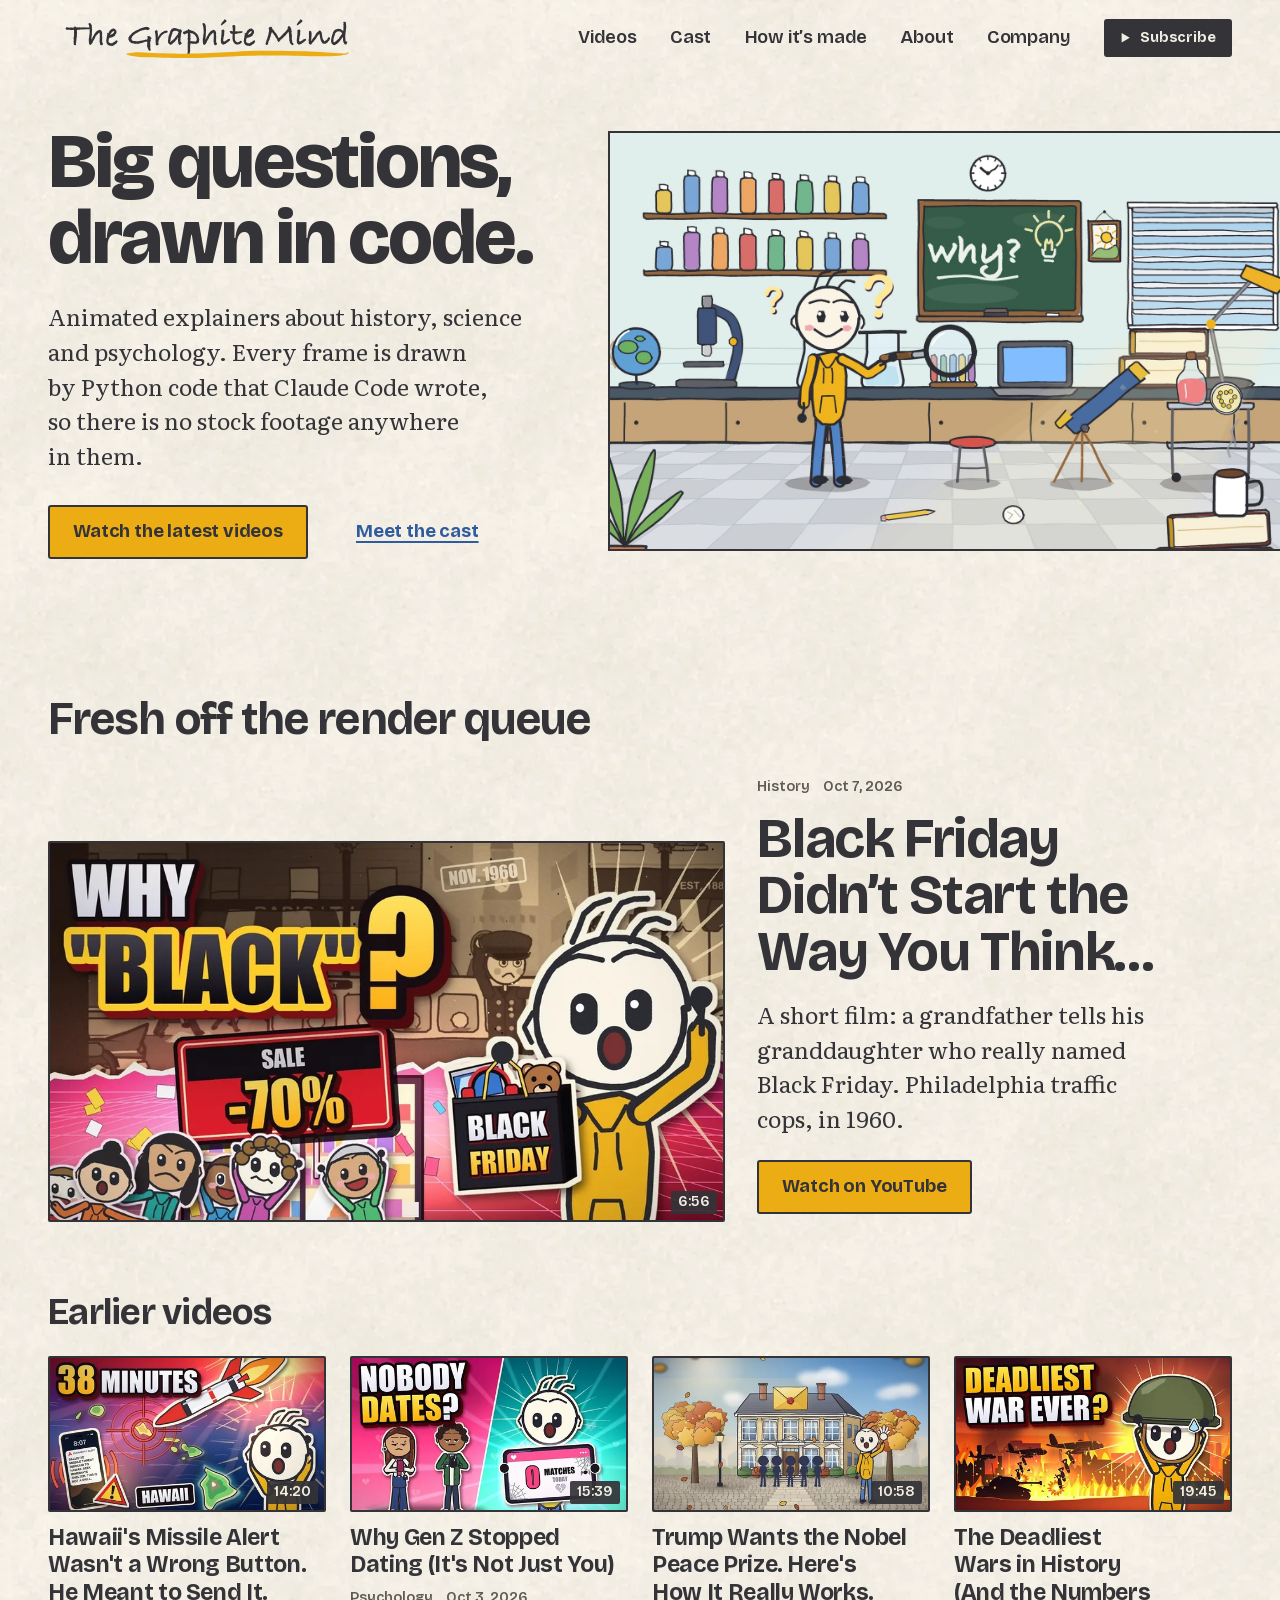
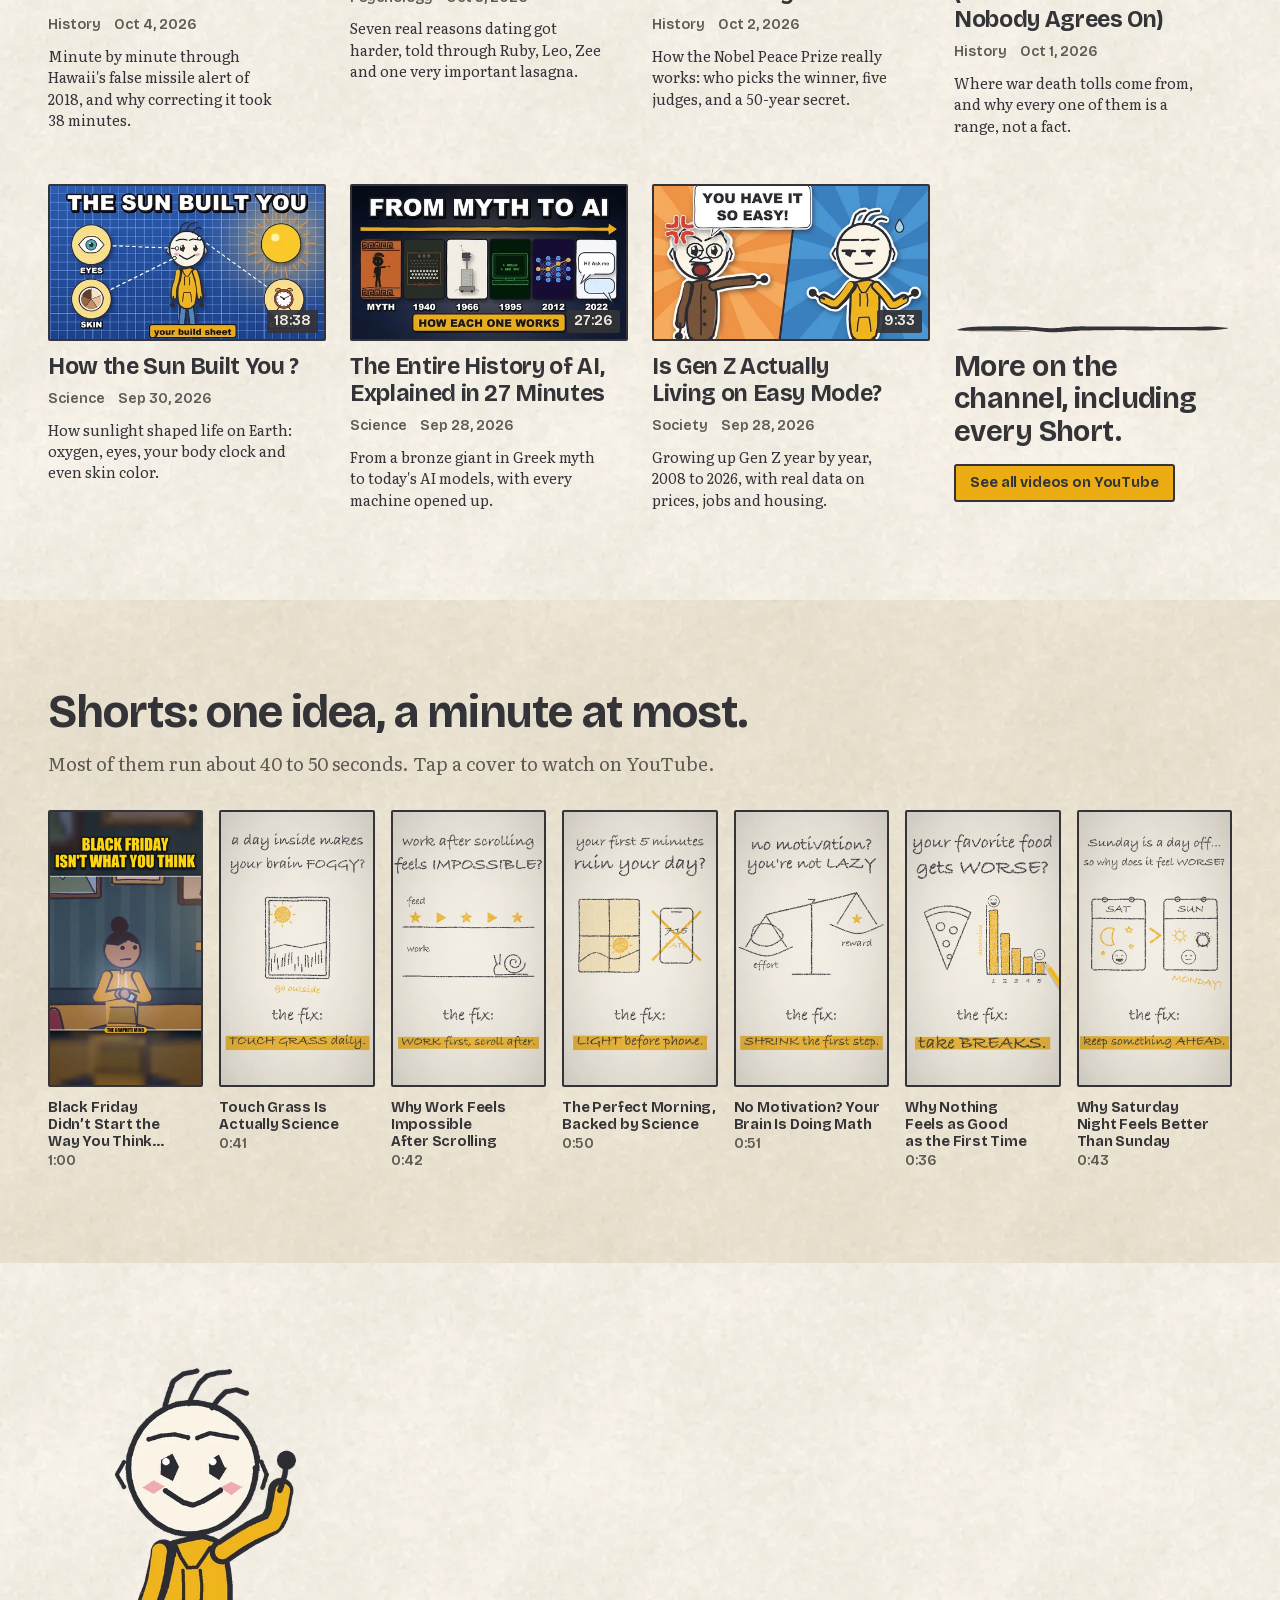
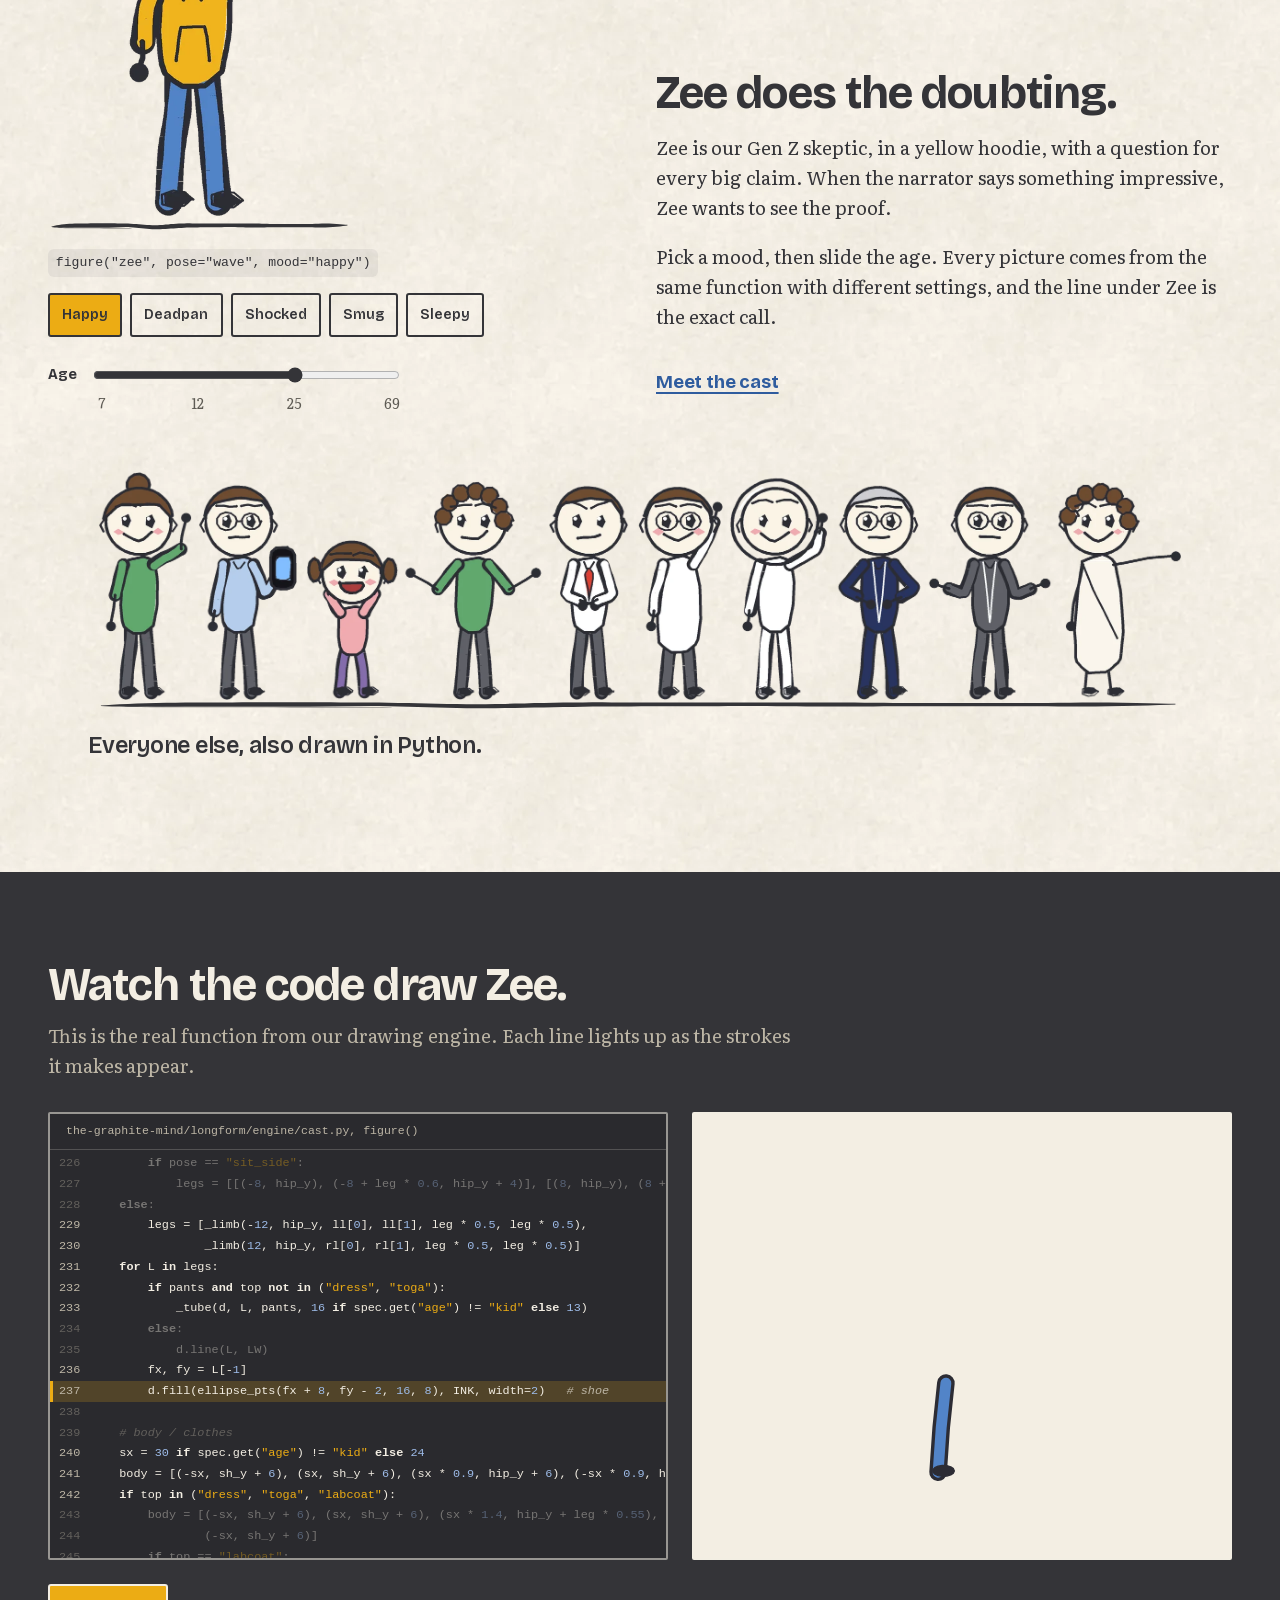
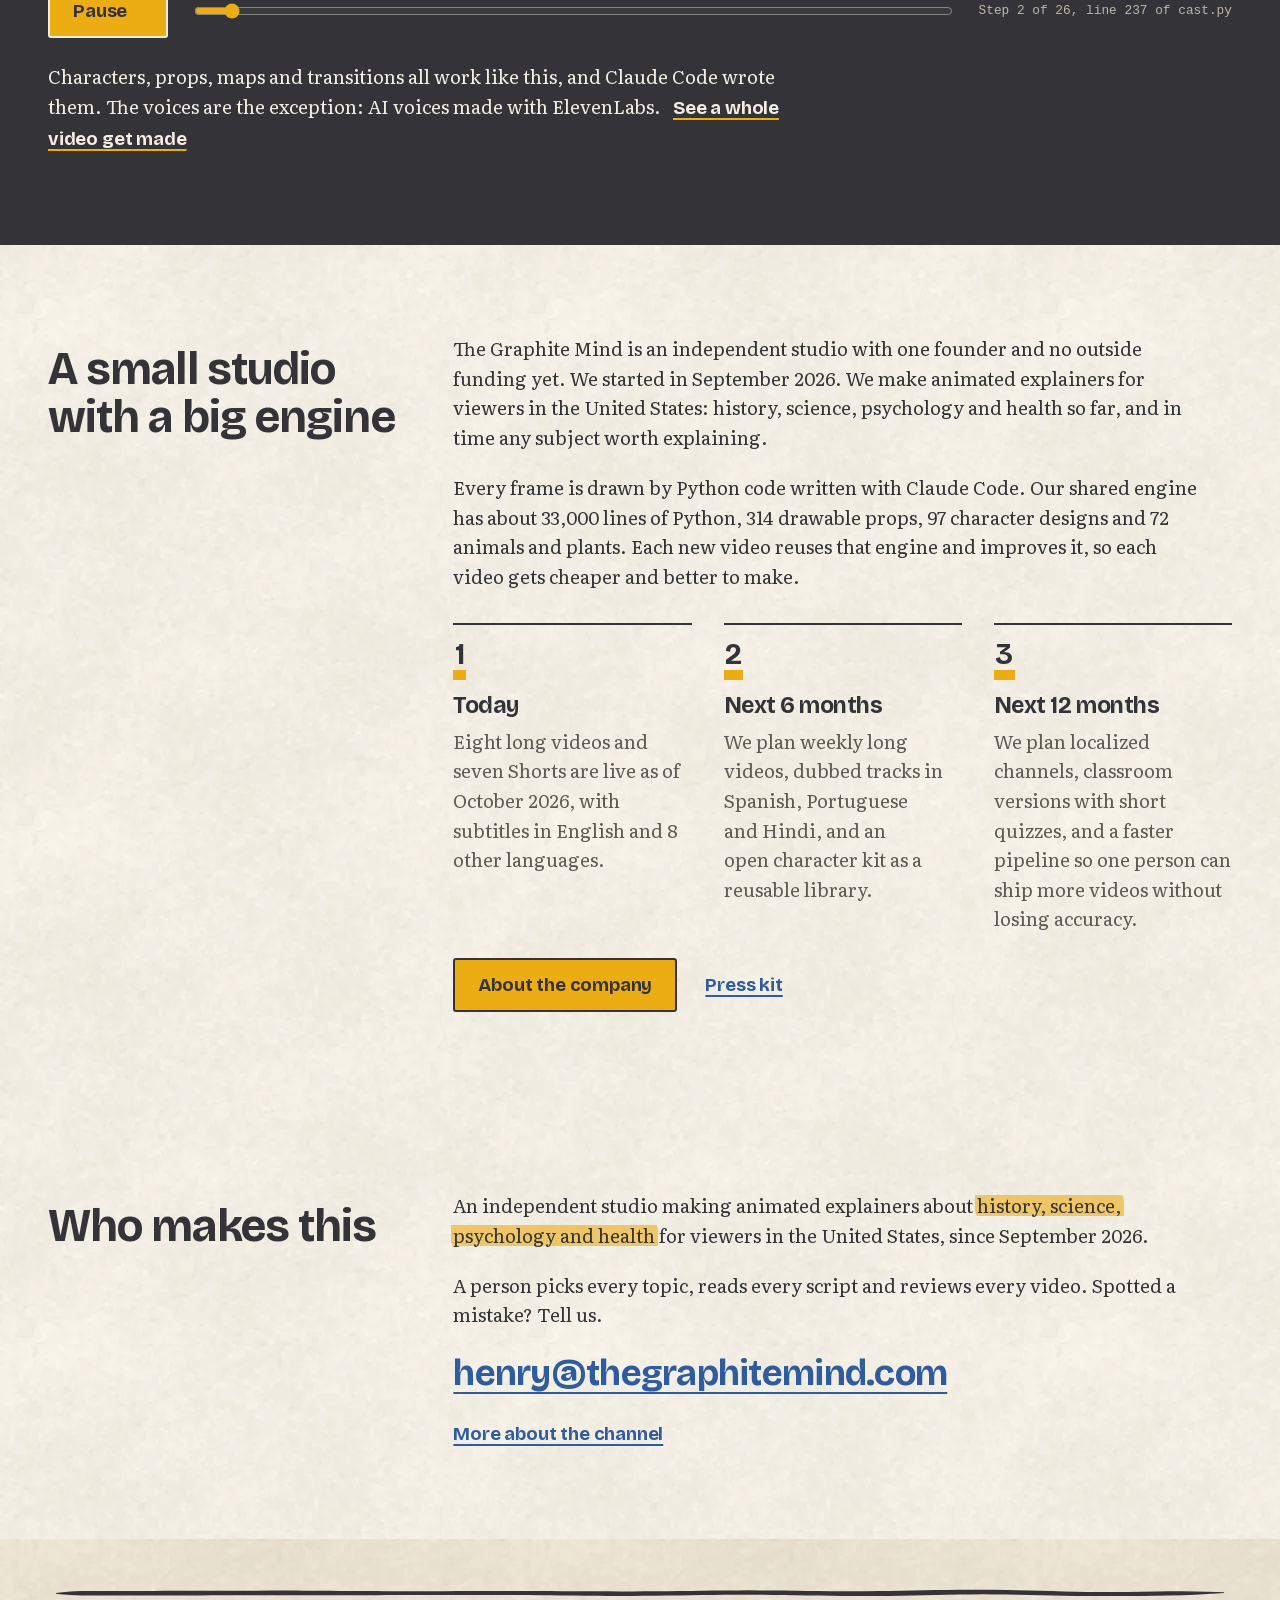
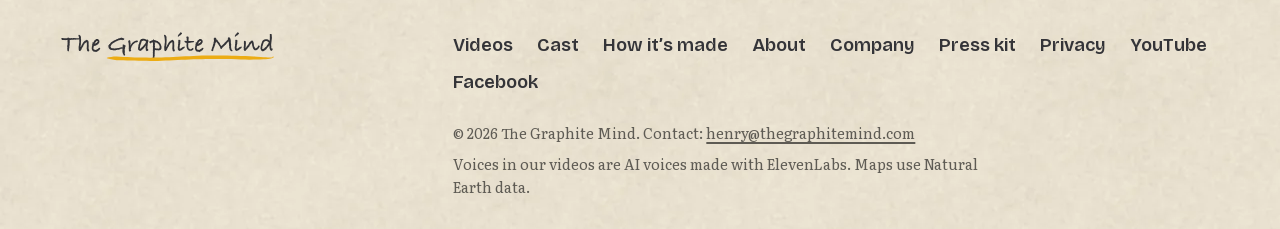
<file: index.html>
<!doctype html>
<html lang="en">
<head>
  <meta charset="utf-8">
  <meta name="viewport" content="width=device-width, initial-scale=1">
  <title>The Graphite Mind: Big questions, drawn in code</title>
  <meta name="description" content="Animated explainers about history, science and psychology. Every frame is drawn by Python code that Claude Code wrote. New videos on YouTube.">
  <link rel="canonical" href="https://thegraphitemind.com/">
  <meta name="theme-color" content="#F3EEE3">
  <meta name="color-scheme" content="light">
  <link rel="icon" href="/assets/img/brand/favicon.svg" type="image/svg+xml">
  <link rel="icon" href="/assets/img/brand/favicon-32.png" sizes="32x32" type="image/png">
  <link rel="icon" href="/assets/img/brand/favicon-16.png" sizes="16x16" type="image/png">
  <link rel="apple-touch-icon" href="/assets/img/brand/apple-touch-icon.png">
  <link rel="manifest" href="/site.webmanifest">
  <meta property="og:type" content="website">
  <meta property="og:site_name" content="The Graphite Mind">
  <meta property="og:title" content="The Graphite Mind: Big questions, drawn in code">
  <meta property="og:description" content="Animated explainers about history, science and psychology. Every frame is drawn by Python code that Claude Code wrote. New videos on YouTube.">
  <meta property="og:url" content="https://thegraphitemind.com/">
  <meta property="og:image" content="https://thegraphitemind.com/assets/img/brand/og-image.jpg">
  <meta property="og:image:width" content="1200">
  <meta property="og:image:height" content="630">
  <meta property="og:image:alt" content="The Graphite Mind wordmark with Zee and the cast on ivory paper: Big questions, drawn in code.">
  <meta name="twitter:card" content="summary_large_image">
  <meta name="twitter:title" content="The Graphite Mind: Big questions, drawn in code">
  <meta name="twitter:description" content="Animated explainers about history, science and psychology. Every frame is drawn by Python code that Claude Code wrote. New videos on YouTube.">
  <meta name="twitter:image" content="https://thegraphitemind.com/assets/img/brand/og-image.jpg">
  <link rel="preload" href="/assets/fonts/bricolage-grotesque-latin.woff2" as="font" type="font/woff2" crossorigin>
  <link rel="preload" href="/assets/fonts/literata-latin.woff2" as="font" type="font/woff2" crossorigin>
  <link rel="stylesheet" href="/assets/css/site.css">
  <script type="application/ld+json">{
  "@context": "https://schema.org",
  "@type": "Organization",
  "name": "The Graphite Mind",
  "url": "https://thegraphitemind.com/",
  "logo": "https://thegraphitemind.com/assets/img/brand/icon-512.png",
  "email": "henry@thegraphitemind.com",
  "sameAs": [
    "https://www.youtube.com/@TheGraphiteMind",
    "https://www.facebook.com/profile.php?id=61594804304042"
  ],
  "description": "Animated explainers about history, science and psychology. Every frame is drawn by Python code that Claude Code wrote. New videos on YouTube."
}</script>
</head>
<body>
<a class="skip-link" href="#main">Skip to content</a>
<header class="site-header">
  <div class="wrap">
    <a class="brand" href="/"><img src="/assets/img/brand/wordmark.svg" width="900" height="200" alt="The Graphite Mind, home"></a>
    <nav class="nav-desktop" aria-label="Main">
      <a class="nav-link" href="/#videos">Videos</a>
      <a class="nav-link" href="/cast.html">Cast</a>
      <a class="nav-link" href="/how-its-made.html">How it’s made</a>
      <a class="nav-link" href="/about.html">About</a>
      <a class="nav-link" href="/company.html">Company</a>
      <a class="btn btn--ink btn--small" href="https://www.youtube.com/@TheGraphiteMind?sub_confirmation=1"><svg viewBox="0 0 12 14" aria-hidden="true" focusable="false"><path d="M1 1.2 11 7 1 12.8z" fill="currentColor"/></svg> Subscribe</a>
    </nav>
    <details class="menu">
      <summary>Menu</summary>
      <nav class="menu-panel" aria-label="Menu">
        <a class="nav-link" href="/#videos">Videos</a>
        <a class="nav-link" href="/cast.html">Cast</a>
        <a class="nav-link" href="/how-its-made.html">How it’s made</a>
        <a class="nav-link" href="/about.html">About</a>
        <a class="nav-link" href="/company.html">Company</a>
        <a class="btn btn--ink " href="https://www.youtube.com/@TheGraphiteMind?sub_confirmation=1"><svg viewBox="0 0 12 14" aria-hidden="true" focusable="false"><path d="M1 1.2 11 7 1 12.8z" fill="currentColor"/></svg> Subscribe</a>
      </nav>
    </details>
  </div>
</header>
<main id="main">
<section class="hero" aria-labelledby="hero-title">
  <div class="hero__grid">
    <div class="hero__text">
      <h1 id="hero-title">Big questions, drawn in code.</h1>
      <p class="hero__sub">Animated explainers about history, science and psychology. Every frame is drawn by Python code that Claude Code wrote, so there is no stock footage anywhere in them.</p>
      <div class="hero__actions">
        <a class="btn" href="https://www.youtube.com/@TheGraphiteMind/videos">Watch the latest videos</a>
        <a class="link-plain" href="/cast.html">Meet the cast</a>
      </div>
    </div>
    <div class="hero__scene" data-hero-loop data-loop-wide="/assets/video/hero-loop-1600.mp4" data-loop-narrow="/assets/video/hero-loop-800.mp4">
      <img src="/assets/img/hero/hero-flat.webp" width="1600" height="1000" alt="Zee, a stick figure in a yellow hoodie, holds up a magnifying glass in a drawn science classroom, next to a chalkboard that says why?" class="hero-flat" fetchpriority="high" decoding="async">
    </div>
  </div>
</section>

<section class="section" id="videos" aria-labelledby="h-newest">
  <div class="wrap">
    <div class="section-head"><h2 id="h-newest">Fresh off the render queue</h2></div>
    <article class="newest">
  <div class="thumb-wrap"><a class="thumb" href="https://www.youtube.com/watch?v=yI2-SixyCbs" tabindex="-1" aria-hidden="true" data-preview="/assets/video/previews/yI2-SixyCbs.mp4"><img src="/assets/img/videos/yI2-SixyCbs.webp" srcset="/assets/img/videos/yI2-SixyCbs-480.webp 480w, /assets/img/videos/yI2-SixyCbs.webp 960w" sizes="(min-width: 900px) 58vw, 100vw" width="960" height="540" alt="Thumbnail of the video: Black Friday Didn’t Start the Way You Think…"><span class="badge">6:56</span></a></div>
  <div class="newest__text">
    <p class="meta"><span>History</span><span><time datetime="2026-10-07">Oct 7, 2026</time></span></p>
    <h3 class="newest__title"><a href="https://www.youtube.com/watch?v=yI2-SixyCbs">Black Friday Didn’t Start the Way You Think…</a></h3>
    <p class="newest__desc">A short film: a grandfather tells his granddaughter who really named Black Friday. Philadelphia traffic cops, in 1960.</p>
    <a class="btn" href="https://www.youtube.com/watch?v=yI2-SixyCbs">Watch on YouTube</a>
  </div>
</article>
    <div class="sub-head"><h2 id="h-earlier">Earlier videos</h2></div>
    <ul class="video-grid">
<li class="video-item">
  <a class="thumb" href="https://www.youtube.com/watch?v=FrIg9yKxSBY" tabindex="-1" aria-hidden="true" data-preview="/assets/video/previews/FrIg9yKxSBY.mp4"><img src="/assets/img/videos/FrIg9yKxSBY.webp" srcset="/assets/img/videos/FrIg9yKxSBY-480.webp 480w, /assets/img/videos/FrIg9yKxSBY.webp 960w" sizes="(min-width: 1100px) 22vw, (min-width: 600px) 45vw, 92vw" width="960" height="540" alt="Thumbnail of the video: Hawaii&#x27;s Missile Alert Wasn&#x27;t a Wrong Button. He Meant to Send It." loading="lazy" decoding="async"><span class="badge">14:20</span></a>
  <h3><a href="https://www.youtube.com/watch?v=FrIg9yKxSBY">Hawaii's Missile Alert Wasn't a Wrong Button. He Meant to Send It.</a></h3>
  <p class="meta"><span>History</span><span><time datetime="2026-10-04">Oct 4, 2026</time></span></p>
  <p class="blurb">Minute by minute through Hawaii's false missile alert of 2018, and why correcting it took 38 minutes.</p>
</li>
<li class="video-item">
  <a class="thumb" href="https://www.youtube.com/watch?v=ZvMHzZN24Rk" tabindex="-1" aria-hidden="true" data-preview="/assets/video/previews/ZvMHzZN24Rk.mp4"><img src="/assets/img/videos/ZvMHzZN24Rk.webp" srcset="/assets/img/videos/ZvMHzZN24Rk-480.webp 480w, /assets/img/videos/ZvMHzZN24Rk.webp 960w" sizes="(min-width: 1100px) 22vw, (min-width: 600px) 45vw, 92vw" width="960" height="540" alt="Thumbnail of the video: Why Gen Z Stopped Dating (It&#x27;s Not Just You)" loading="lazy" decoding="async"><span class="badge">15:39</span></a>
  <h3><a href="https://www.youtube.com/watch?v=ZvMHzZN24Rk">Why Gen Z Stopped Dating (It's Not Just You)</a></h3>
  <p class="meta"><span>Psychology</span><span><time datetime="2026-10-03">Oct 3, 2026</time></span></p>
  <p class="blurb">Seven real reasons dating got harder, told through Ruby, Leo, Zee and one very important lasagna.</p>
</li>
<li class="video-item">
  <a class="thumb" href="https://www.youtube.com/watch?v=j56_ZuRyymk" tabindex="-1" aria-hidden="true" data-preview="/assets/video/previews/j56_ZuRyymk.mp4"><img src="/assets/img/videos/j56_ZuRyymk.webp" srcset="/assets/img/videos/j56_ZuRyymk-480.webp 480w, /assets/img/videos/j56_ZuRyymk.webp 960w" sizes="(min-width: 1100px) 22vw, (min-width: 600px) 45vw, 92vw" width="960" height="540" alt="An illustrated frame from the video: Zee waves outside a grand building under autumn trees, a sealed letter on its roof." loading="lazy" decoding="async"><span class="badge">10:58</span></a>
  <h3><a href="https://www.youtube.com/watch?v=j56_ZuRyymk">Trump Wants the Nobel Peace Prize. Here's How It Really Works.</a></h3>
  <p class="meta"><span>History</span><span><time datetime="2026-10-02">Oct 2, 2026</time></span></p>
  <p class="blurb">How the Nobel Peace Prize really works: who picks the winner, five judges, and a 50-year secret.</p>
</li>
<li class="video-item">
  <a class="thumb" href="https://www.youtube.com/watch?v=N49hgkJB_JI" tabindex="-1" aria-hidden="true" data-preview="/assets/video/previews/N49hgkJB_JI.mp4"><img src="/assets/img/videos/N49hgkJB_JI.webp" srcset="/assets/img/videos/N49hgkJB_JI-480.webp 480w, /assets/img/videos/N49hgkJB_JI.webp 960w" sizes="(min-width: 1100px) 22vw, (min-width: 600px) 45vw, 92vw" width="960" height="540" alt="Thumbnail of the video: The Deadliest Wars in History (And the Numbers Nobody Agrees On)" loading="lazy" decoding="async"><span class="badge">19:45</span></a>
  <h3><a href="https://www.youtube.com/watch?v=N49hgkJB_JI">The Deadliest Wars in History (And the Numbers Nobody Agrees On)</a></h3>
  <p class="meta"><span>History</span><span><time datetime="2026-10-01">Oct 1, 2026</time></span></p>
  <p class="blurb">Where war death tolls come from, and why every one of them is a range, not a fact.</p>
</li>
<li class="video-item">
  <a class="thumb" href="https://www.youtube.com/watch?v=wnAy_-1D5yE" tabindex="-1" aria-hidden="true" data-preview="/assets/video/previews/wnAy_-1D5yE.mp4"><img src="/assets/img/videos/wnAy_-1D5yE.webp" srcset="/assets/img/videos/wnAy_-1D5yE-480.webp 480w, /assets/img/videos/wnAy_-1D5yE.webp 960w" sizes="(min-width: 1100px) 22vw, (min-width: 600px) 45vw, 92vw" width="960" height="540" alt="Thumbnail of the video: How the Sun Built You ?" loading="lazy" decoding="async"><span class="badge">18:38</span></a>
  <h3><a href="https://www.youtube.com/watch?v=wnAy_-1D5yE">How the Sun Built You ?</a></h3>
  <p class="meta"><span>Science</span><span><time datetime="2026-09-30">Sep 30, 2026</time></span></p>
  <p class="blurb">How sunlight shaped life on Earth: oxygen, eyes, your body clock and even skin color.</p>
</li>
<li class="video-item">
  <a class="thumb" href="https://www.youtube.com/watch?v=R9yD0v8CzT0" tabindex="-1" aria-hidden="true" data-preview="/assets/video/previews/R9yD0v8CzT0.mp4"><img src="/assets/img/videos/R9yD0v8CzT0.webp" srcset="/assets/img/videos/R9yD0v8CzT0-480.webp 480w, /assets/img/videos/R9yD0v8CzT0.webp 960w" sizes="(min-width: 1100px) 22vw, (min-width: 600px) 45vw, 92vw" width="960" height="540" alt="Thumbnail of the video: The Entire History of AI, Explained in 27 Minutes" loading="lazy" decoding="async"><span class="badge">27:26</span></a>
  <h3><a href="https://www.youtube.com/watch?v=R9yD0v8CzT0">The Entire History of AI, Explained in 27 Minutes</a></h3>
  <p class="meta"><span>Science</span><span><time datetime="2026-09-28">Sep 28, 2026</time></span></p>
  <p class="blurb">From a bronze giant in Greek myth to today's AI models, with every machine opened up.</p>
</li>
<li class="video-item">
  <a class="thumb" href="https://www.youtube.com/watch?v=lIpC99dWNbk" tabindex="-1" aria-hidden="true" data-preview="/assets/video/previews/lIpC99dWNbk.mp4"><img src="/assets/img/videos/lIpC99dWNbk.webp" srcset="/assets/img/videos/lIpC99dWNbk-480.webp 480w, /assets/img/videos/lIpC99dWNbk.webp 960w" sizes="(min-width: 1100px) 22vw, (min-width: 600px) 45vw, 92vw" width="960" height="540" alt="Thumbnail of the video: Is Gen Z Actually Living on Easy Mode?" loading="lazy" decoding="async"><span class="badge">9:33</span></a>
  <h3><a href="https://www.youtube.com/watch?v=lIpC99dWNbk">Is Gen Z Actually Living on Easy Mode?</a></h3>
  <p class="meta"><span>Society</span><span><time datetime="2026-09-28">Sep 28, 2026</time></span></p>
  <p class="blurb">Growing up Gen Z year by year, 2008 to 2026, with real data on prices, jobs and housing.</p>
</li>
<li class="video-item video-item--all">
  <div class="rule rule--2" role="presentation"></div>
  <p>More on the channel, including every Short.</p>
  <a class="btn btn--small" href="https://www.youtube.com/@TheGraphiteMind/videos">See all videos on YouTube</a>
</li>
</ul>
  </div>
</section>

<section class="section band-2" id="shorts" aria-labelledby="h-shorts">
  <div class="wrap">
    <div class="section-head">
      <h2 id="h-shorts">Shorts: one idea, a minute at most.</h2>
      <p>Most of them run about 40 to 50 seconds. Tap a cover to watch on YouTube.</p>
    </div>
    <ul class="shorts-row">
<li>
  <a class="short-cover" href="https://www.youtube.com/shorts/MuSdWRyKNOc" tabindex="-1" aria-hidden="true"><img src="/assets/img/shorts/MuSdWRyKNOc.webp" width="540" height="960" alt="Cover of the Short: Black Friday Didn’t Start the Way You Think…" loading="lazy" decoding="async"></a>
  <h3><a href="https://www.youtube.com/shorts/MuSdWRyKNOc">Black Friday Didn’t Start the Way You Think…</a></h3>
  <p class="meta"><span>1:00</span></p>
</li>
<li>
  <a class="short-cover" href="https://www.youtube.com/shorts/GdKdCz-ox6o" tabindex="-1" aria-hidden="true"><img src="/assets/img/shorts/GdKdCz-ox6o.webp" width="540" height="960" alt="Cover of the Short: Touch Grass Is Actually Science" loading="lazy" decoding="async"></a>
  <h3><a href="https://www.youtube.com/shorts/GdKdCz-ox6o">Touch Grass Is Actually Science</a></h3>
  <p class="meta"><span>0:41</span></p>
</li>
<li>
  <a class="short-cover" href="https://www.youtube.com/shorts/5Mcj4dTzpXY" tabindex="-1" aria-hidden="true"><img src="/assets/img/shorts/5Mcj4dTzpXY.webp" width="540" height="960" alt="Cover of the Short: Why Work Feels Impossible After Scrolling" loading="lazy" decoding="async"></a>
  <h3><a href="https://www.youtube.com/shorts/5Mcj4dTzpXY">Why Work Feels Impossible After Scrolling</a></h3>
  <p class="meta"><span>0:42</span></p>
</li>
<li>
  <a class="short-cover" href="https://www.youtube.com/shorts/p5LNedwr4LY" tabindex="-1" aria-hidden="true"><img src="/assets/img/shorts/p5LNedwr4LY.webp" width="540" height="960" alt="Cover of the Short: The Perfect Morning, Backed by Science" loading="lazy" decoding="async"></a>
  <h3><a href="https://www.youtube.com/shorts/p5LNedwr4LY">The Perfect Morning, Backed by Science</a></h3>
  <p class="meta"><span>0:50</span></p>
</li>
<li>
  <a class="short-cover" href="https://www.youtube.com/shorts/N6VlHY4jqsg" tabindex="-1" aria-hidden="true"><img src="/assets/img/shorts/N6VlHY4jqsg.webp" width="540" height="960" alt="Cover of the Short: No Motivation? Your Brain Is Doing Math" loading="lazy" decoding="async"></a>
  <h3><a href="https://www.youtube.com/shorts/N6VlHY4jqsg">No Motivation? Your Brain Is Doing Math</a></h3>
  <p class="meta"><span>0:51</span></p>
</li>
<li>
  <a class="short-cover" href="https://www.youtube.com/shorts/0Y-W8880cjc" tabindex="-1" aria-hidden="true"><img src="/assets/img/shorts/0Y-W8880cjc.webp" width="540" height="960" alt="Cover of the Short: Why Nothing Feels as Good as the First Time" loading="lazy" decoding="async"></a>
  <h3><a href="https://www.youtube.com/shorts/0Y-W8880cjc">Why Nothing Feels as Good as the First Time</a></h3>
  <p class="meta"><span>0:36</span></p>
</li>
<li>
  <a class="short-cover" href="https://www.youtube.com/shorts/6dFlTkkBK-k" tabindex="-1" aria-hidden="true"><img src="/assets/img/shorts/6dFlTkkBK-k.webp" width="540" height="960" alt="Cover of the Short: Why Saturday Night Feels Better Than Sunday" loading="lazy" decoding="async"></a>
  <h3><a href="https://www.youtube.com/shorts/6dFlTkkBK-k">Why Saturday Night Feels Better Than Sunday</a></h3>
  <p class="meta"><span>0:43</span></p>
</li>
</ul>
  </div>
</section>

<section class="section" id="cast" aria-labelledby="h-cast">
  <div class="wrap">
    <div class="cast-teaser">
      <div class="cast-teaser__art"><div class="zeeplay" data-base="/assets/img/cast/play/" data-ages="zee_kid,zee-kid,Age 7|zee_12,zee-12,Age 12|zee,zee,Age 25|zee_old,zee-old,Age 69">
  <figure class="zeeplay__fig">
    <div class="zeeplay__art stage"><img src="/assets/img/cast/play/zee-happy.webp" width="457" height="760" alt="Zee, age 25, happy, waving." class="zeeplay__img" loading="lazy" decoding="async"></div>
    <figcaption class="zeeplay__code"><code>figure("zee", pose="wave", mood="happy")</code></figcaption>
  </figure>
  <div class="zeeplay__ctl">
    <div class="zeeplay__moods" role="group" aria-label="Zee's mood"><button type="button" class="zeeplay__mood" data-mood="happy" data-pose="wave" data-desc="waving" aria-pressed="true">Happy</button><button type="button" class="zeeplay__mood" data-mood="deadpan" data-pose="shrug" data-desc="shrugging" aria-pressed="false">Deadpan</button><button type="button" class="zeeplay__mood" data-mood="shocked" data-pose="arms_up" data-desc="with both arms up" aria-pressed="false">Shocked</button><button type="button" class="zeeplay__mood" data-mood="smug" data-pose="hips" data-desc="with hands on hips" aria-pressed="false">Smug</button><button type="button" class="zeeplay__mood" data-mood="sleepy" data-pose="slump" data-desc="slumped over, asleep" aria-pressed="false">Sleepy</button></div>
    <div class="zeeplay__age">
      <label for="zp-home-age">Age</label>
      <input id="zp-home-age" class="zeeplay__range" type="range" min="0" max="3" step="1" value="2" aria-valuetext="Age 25">
      <ol class="zeeplay__ticks" aria-hidden="true"><li style="--i:0">7</li><li style="--i:1">12</li><li style="--i:2">25</li><li style="--i:3">69</li></ol>
    </div>
  </div>
</div></div>
      <div class="cast-teaser__text">
        <h2 id="h-cast">Zee does the doubting.</h2>
        <p>Zee is our Gen Z skeptic, in a yellow hoodie, with a question for every big claim. When the narrator says something impressive, Zee wants to see the proof.</p>
        <p>Pick a mood, then slide the age. Every picture comes from the same function with different settings, and the line under Zee is the exact call.</p>
        <a class="link-plain" href="/cast.html">Meet the cast</a>
      </div>
    </div>
    <figure class="lineup">
      <div class="lineup__scroll"><div class="stage"><img src="/assets/img/cast/lineup.webp" width="2400" height="543" alt="The supporting cast of the videos standing in a row: parents, a cousin, a friend, a boss, a scientist, an astronaut, a principal and more." loading="lazy" decoding="async"></div></div>
      <figcaption>Everyone else, also drawn in Python.</figcaption>
    </figure>
  </div>
</section>

<section class="section band-ink on-ink" id="made" aria-labelledby="h-code">
  <div class="wrap">
    <div class="section-head">
      <h2 id="h-code">Watch the code draw Zee.</h2>
      <p>This is the real function from our drawing engine. Each line lights up as the strokes it makes appear.</p>
    </div>
    <div class="drawon drawon--figure" data-src="/assets/data/drawon-zee.json" data-ms="560" data-label="Zee, drawn stroke by stroke by the code next to it">
      <div class="drawon__code" role="region" aria-label="The Python function that draws Zee, with the running line highlighted">
        <p class="drawon__file">the-graphite-mind/longform/engine/cast.py</p>
        <ol class="drawon__lines" tabindex="0"></ol>
      </div>
      <div class="drawon__art"><img src="/assets/img/cast/zee.webp" width="552" height="900" alt="Zee, the main character, drawn by our engine code." loading="lazy" decoding="async"></div>
      <div class="drawon__bar">
        <button class="btn drawon__play" type="button" aria-pressed="false">Play</button>
        <input class="drawon__scrub" type="range" min="0" max="0" value="0" aria-label="Scrub through the drawing, one code step at a time">
        <p class="drawon__status" aria-live="off">Every stroke, in the order the code makes it.</p>
      </div>
    </div>
    <p class="drawon__more">Characters, props, maps and transitions all work like this, and Claude Code wrote them. The voices are the exception: AI voices made with ElevenLabs. <a class="link-plain" href="/how-its-made.html">See a whole video get made</a></p>
  </div>
</section>

<section class="section" id="studio" aria-labelledby="h-studio">
  <div class="wrap split">
    <div class="split__head"><h2 id="h-studio">A small studio with a big engine</h2></div>
    <div class="split__body">
      <p>The Graphite Mind is an independent studio with one founder and no outside funding yet. We started in September 2026. We make animated explainers for viewers in the United States: history, science, psychology and health so far, and in time any subject worth explaining.</p>
      <p>Every frame is drawn by Python code written with Claude Code. Our shared engine has about 33,000 lines of Python, 314 drawable props, 97 character designs and 72 animals and plants. Each new video reuses that engine and improves it, so each video gets cheaper and better to make.</p>
      <ol class="roadmap">
        <li><h3>Today</h3><p>Eight long videos and seven Shorts are live as of October 2026, with subtitles in English and 8 other languages.</p></li>
        <li><h3>Next 6 months</h3><p>We plan weekly long videos, dubbed tracks in Spanish, Portuguese and Hindi, and an open character kit as a reusable library.</p></li>
        <li><h3>Next 12 months</h3><p>We plan localized channels, classroom versions with short quizzes, and a faster pipeline so one person can ship more videos without losing accuracy.</p></li>
      </ol>
      <p style="margin-top:1.5rem"><a class="btn" href="/company.html">About the company</a> <a class="link-plain" href="/press.html">Press kit</a></p>
    </div>
  </div>
</section>

<section class="section" id="about" aria-labelledby="h-about">
  <div class="wrap split">
    <div class="split__head"><h2 id="h-about">Who makes this</h2></div>
    <div class="split__body">
      <p class="lead-p">An independent studio making animated explainers about <mark>history, science, psychology and health</mark> for viewers in the United States, since September 2026.</p>
      <p>A person picks every topic, reads every script and reviews every video. Spotted a mistake? Tell us.</p>
      <p class="contact-line"><a href="mailto:henry@thegraphitemind.com">henry@thegraphitemind.com</a></p>
      <p style="margin-top:1.5rem"><a class="link-plain" href="/about.html">More about the channel</a></p>
    </div>
  </div>
</section>
</main>
<footer class="site-footer">
  <div class="wrap">
    <div class="rule" role="presentation"></div>
    <div class="footer-grid">
      <a class="brand" href="/"><img src="/assets/img/brand/wordmark.svg" width="900" height="200" alt="The Graphite Mind, home" loading="lazy"></a>
      <div class="footer-nav-wrap">
        <ul class="footer-nav">
          <li><a href="/#videos">Videos</a></li>
          <li><a href="/cast.html">Cast</a></li>
          <li><a href="/how-its-made.html">How it’s made</a></li>
          <li><a href="/about.html">About</a></li>
          <li><a href="/company.html">Company</a></li>
          <li><a href="/press.html">Press kit</a></li>
          <li><a href="/privacy.html">Privacy</a></li>
          <li><a href="https://www.youtube.com/@TheGraphiteMind">YouTube</a></li>
          <li><a href="https://www.facebook.com/profile.php?id=61594804304042">Facebook</a></li>
        </ul>
        <p class="footer-small" style="margin-top:1.5rem">&copy; 2026 The Graphite Mind. Contact: <a href="mailto:henry@thegraphitemind.com">henry@thegraphitemind.com</a></p>
        <p class="footer-small" style="margin-top:0.5rem">Voices in our videos are AI voices made with ElevenLabs. Maps use Natural Earth data.</p>
      </div>
    </div>
  </div>
</footer>
<script src="/assets/js/site.js" defer></script>
<script src="/assets/js/v3.js" defer></script>
</body>
</html>
</file>
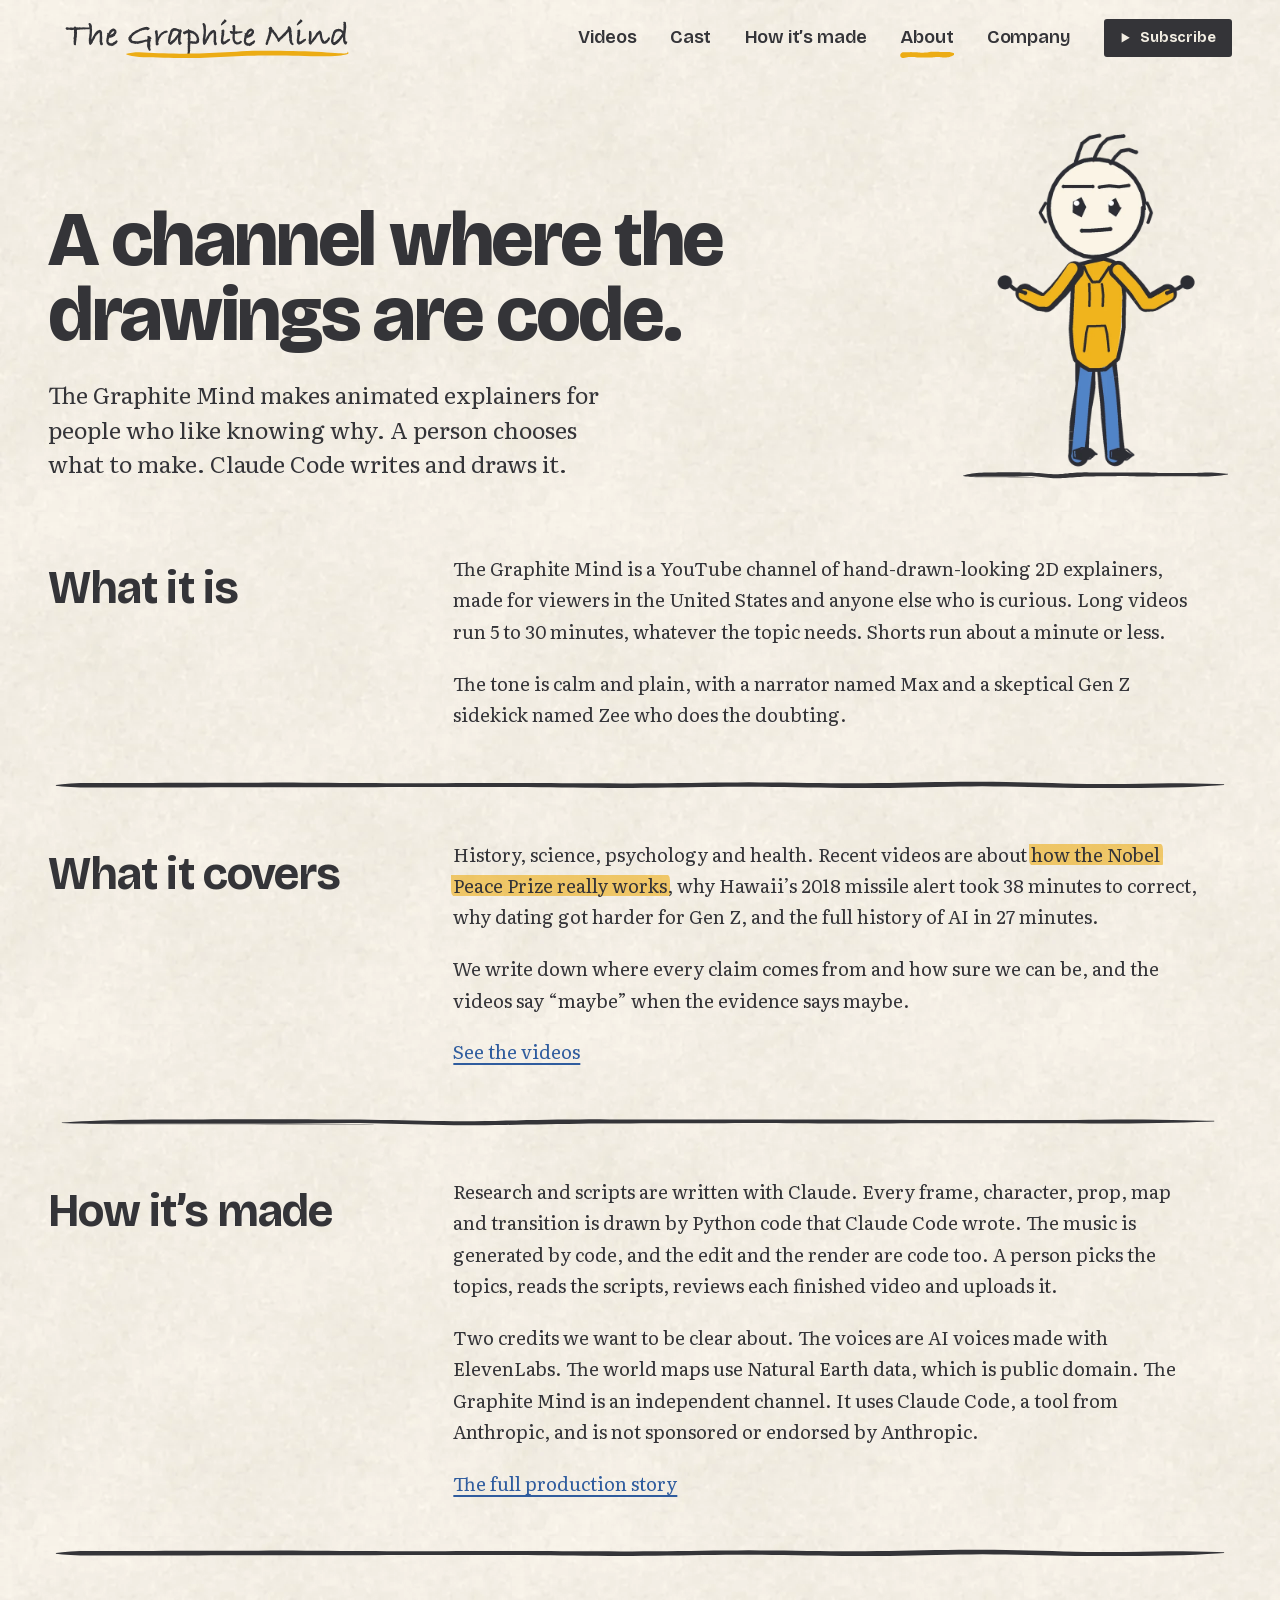
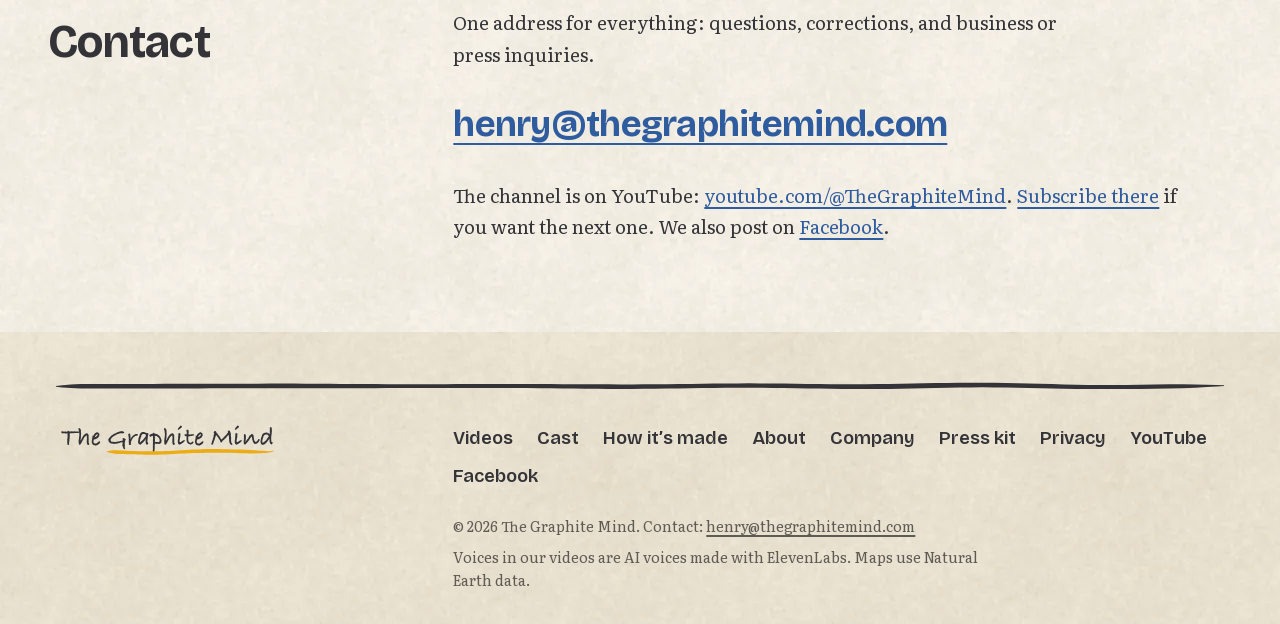
<file: about.html>
<!doctype html>
<html lang="en">
<head>
  <meta charset="utf-8">
  <meta name="viewport" content="width=device-width, initial-scale=1">
  <title>About | The Graphite Mind</title>
  <meta name="description" content="The Graphite Mind is a YouTube channel of animated explainers about history, science, psychology and health, drawn by code. Contact, business and press: henry@thegraphitemind.com.">
  <link rel="canonical" href="https://thegraphitemind.com/about.html">
  <meta name="theme-color" content="#F3EEE3">
  <meta name="color-scheme" content="light">
  <link rel="icon" href="/assets/img/brand/favicon.svg" type="image/svg+xml">
  <link rel="icon" href="/assets/img/brand/favicon-32.png" sizes="32x32" type="image/png">
  <link rel="icon" href="/assets/img/brand/favicon-16.png" sizes="16x16" type="image/png">
  <link rel="apple-touch-icon" href="/assets/img/brand/apple-touch-icon.png">
  <link rel="manifest" href="/site.webmanifest">
  <meta property="og:type" content="website">
  <meta property="og:site_name" content="The Graphite Mind">
  <meta property="og:title" content="About | The Graphite Mind">
  <meta property="og:description" content="The Graphite Mind is a YouTube channel of animated explainers about history, science, psychology and health, drawn by code. Contact, business and press: henry@thegraphitemind.com.">
  <meta property="og:url" content="https://thegraphitemind.com/about.html">
  <meta property="og:image" content="https://thegraphitemind.com/assets/img/brand/og-image.jpg">
  <meta property="og:image:width" content="1200">
  <meta property="og:image:height" content="630">
  <meta property="og:image:alt" content="The Graphite Mind wordmark with Zee and the cast on ivory paper: Big questions, drawn in code.">
  <meta name="twitter:card" content="summary_large_image">
  <meta name="twitter:title" content="About | The Graphite Mind">
  <meta name="twitter:description" content="The Graphite Mind is a YouTube channel of animated explainers about history, science, psychology and health, drawn by code. Contact, business and press: henry@thegraphitemind.com.">
  <meta name="twitter:image" content="https://thegraphitemind.com/assets/img/brand/og-image.jpg">
  <link rel="preload" href="/assets/fonts/bricolage-grotesque-latin.woff2" as="font" type="font/woff2" crossorigin>
  <link rel="preload" href="/assets/fonts/literata-latin.woff2" as="font" type="font/woff2" crossorigin>
  <link rel="stylesheet" href="/assets/css/site.css">
</head>
<body>
<a class="skip-link" href="#main">Skip to content</a>
<header class="site-header">
  <div class="wrap">
    <a class="brand" href="/"><img src="/assets/img/brand/wordmark.svg" width="900" height="200" alt="The Graphite Mind, home"></a>
    <nav class="nav-desktop" aria-label="Main">
      <a class="nav-link" href="/#videos">Videos</a>
      <a class="nav-link" href="/cast.html">Cast</a>
      <a class="nav-link" href="/how-its-made.html">How it’s made</a>
      <a class="nav-link" href="/about.html" aria-current="page">About</a>
      <a class="nav-link" href="/company.html">Company</a>
      <a class="btn btn--ink btn--small" href="https://www.youtube.com/@TheGraphiteMind?sub_confirmation=1"><svg viewBox="0 0 12 14" aria-hidden="true" focusable="false"><path d="M1 1.2 11 7 1 12.8z" fill="currentColor"/></svg> Subscribe</a>
    </nav>
    <details class="menu">
      <summary>Menu</summary>
      <nav class="menu-panel" aria-label="Menu">
        <a class="nav-link" href="/#videos">Videos</a>
        <a class="nav-link" href="/cast.html">Cast</a>
        <a class="nav-link" href="/how-its-made.html">How it’s made</a>
        <a class="nav-link" href="/about.html" aria-current="page">About</a>
        <a class="nav-link" href="/company.html">Company</a>
        <a class="btn btn--ink " href="https://www.youtube.com/@TheGraphiteMind?sub_confirmation=1"><svg viewBox="0 0 12 14" aria-hidden="true" focusable="false"><path d="M1 1.2 11 7 1 12.8z" fill="currentColor"/></svg> Subscribe</a>
      </nav>
    </details>
  </div>
</header>
<main id="main">
<div class="wrap page-head page-head--art">
  <div class="page-head__text">
    <h1>A channel where the drawings are code.</h1>
    <p class="lead">The Graphite Mind makes animated explainers for people who like knowing why. A person chooses what to make. Claude Code writes and draws it.</p>
  </div>
  <div class="page-head__art stage"><img src="/assets/img/cast/zee.webp" width="552" height="900" alt="Zee, the main character of the channel, drawn in the yellow hoodie, standing and looking curious." loading="lazy" decoding="async"></div>
</div>

<section class="section section--tight-top">
  <div class="wrap">
    <div class="split">
      <div class="split__head"><h2>What it is</h2></div>
      <div class="split__body prose">
        <p>The Graphite Mind is a YouTube channel of hand-drawn-looking 2D explainers, made for viewers in the United States and anyone else who is curious. Long videos run 5 to 30 minutes, whatever the topic needs. Shorts run about a minute or less.</p>
        <p>The tone is calm and plain, with a narrator named Max and a skeptical Gen Z sidekick named Zee who does the doubting.</p>
      </div>
    </div>
    <div class="rule" role="presentation" style="margin-block:var(--s-7)"></div>
    <div class="split">
      <div class="split__head"><h2>What it covers</h2></div>
      <div class="split__body prose">
        <p>History, science, psychology and health. Recent videos are about <mark>how the Nobel Peace Prize really works</mark>, why Hawaii&rsquo;s 2018 missile alert took 38 minutes to correct, why dating got harder for Gen Z, and the full history of AI in 27 minutes.</p>
        <p>We write down where every claim comes from and how sure we can be, and the videos say &ldquo;maybe&rdquo; when the evidence says maybe.</p>
        <p><a href="/#videos">See the videos</a></p>
      </div>
    </div>
    <div class="rule rule--2" role="presentation" style="margin-block:var(--s-7)"></div>
    <div class="split">
      <div class="split__head"><h2>How it&rsquo;s made</h2></div>
      <div class="split__body prose">
        <p>Research and scripts are written with Claude. Every frame, character, prop, map and transition is drawn by Python code that Claude Code wrote. The music is generated by code, and the edit and the render are code too. A person picks the topics, reads the scripts, reviews each finished video and uploads it.</p>
        <p>Two credits we want to be clear about. The voices are AI voices made with ElevenLabs. The world maps use Natural Earth data, which is public domain. The Graphite Mind is an independent channel. It uses Claude Code, a tool from Anthropic, and is not sponsored or endorsed by Anthropic.</p>
        <p><a href="/how-its-made.html">The full production story</a></p>
      </div>
    </div>
    <div class="rule" role="presentation" style="margin-block:var(--s-7)"></div>
    <div class="split" id="contact">
      <div class="split__head"><h2>Contact</h2></div>
      <div class="split__body prose">
        <p>One address for everything: questions, corrections, and business or press inquiries.</p>
        <p class="contact-line"><a href="mailto:henry@thegraphitemind.com">henry@thegraphitemind.com</a></p>
        <p style="margin-top:1.5rem">The channel is on YouTube: <a href="https://www.youtube.com/@TheGraphiteMind">youtube.com/@TheGraphiteMind</a>. <a href="https://www.youtube.com/@TheGraphiteMind?sub_confirmation=1">Subscribe there</a> if you want the next one. We also post on <a href="https://www.facebook.com/profile.php?id=61594804304042">Facebook</a>.</p>
      </div>
    </div>
  </div>
</section>
</main>
<footer class="site-footer">
  <div class="wrap">
    <div class="rule" role="presentation"></div>
    <div class="footer-grid">
      <a class="brand" href="/"><img src="/assets/img/brand/wordmark.svg" width="900" height="200" alt="The Graphite Mind, home" loading="lazy"></a>
      <div class="footer-nav-wrap">
        <ul class="footer-nav">
          <li><a href="/#videos">Videos</a></li>
          <li><a href="/cast.html">Cast</a></li>
          <li><a href="/how-its-made.html">How it’s made</a></li>
          <li><a href="/about.html">About</a></li>
          <li><a href="/company.html">Company</a></li>
          <li><a href="/press.html">Press kit</a></li>
          <li><a href="/privacy.html">Privacy</a></li>
          <li><a href="https://www.youtube.com/@TheGraphiteMind">YouTube</a></li>
          <li><a href="https://www.facebook.com/profile.php?id=61594804304042">Facebook</a></li>
        </ul>
        <p class="footer-small" style="margin-top:1.5rem">&copy; 2026 The Graphite Mind. Contact: <a href="mailto:henry@thegraphitemind.com">henry@thegraphitemind.com</a></p>
        <p class="footer-small" style="margin-top:0.5rem">Voices in our videos are AI voices made with ElevenLabs. Maps use Natural Earth data.</p>
      </div>
    </div>
  </div>
</footer>
<script src="/assets/js/site.js" defer></script>
<script src="/assets/js/v3.js" defer></script>
</body>
</html>
</file>
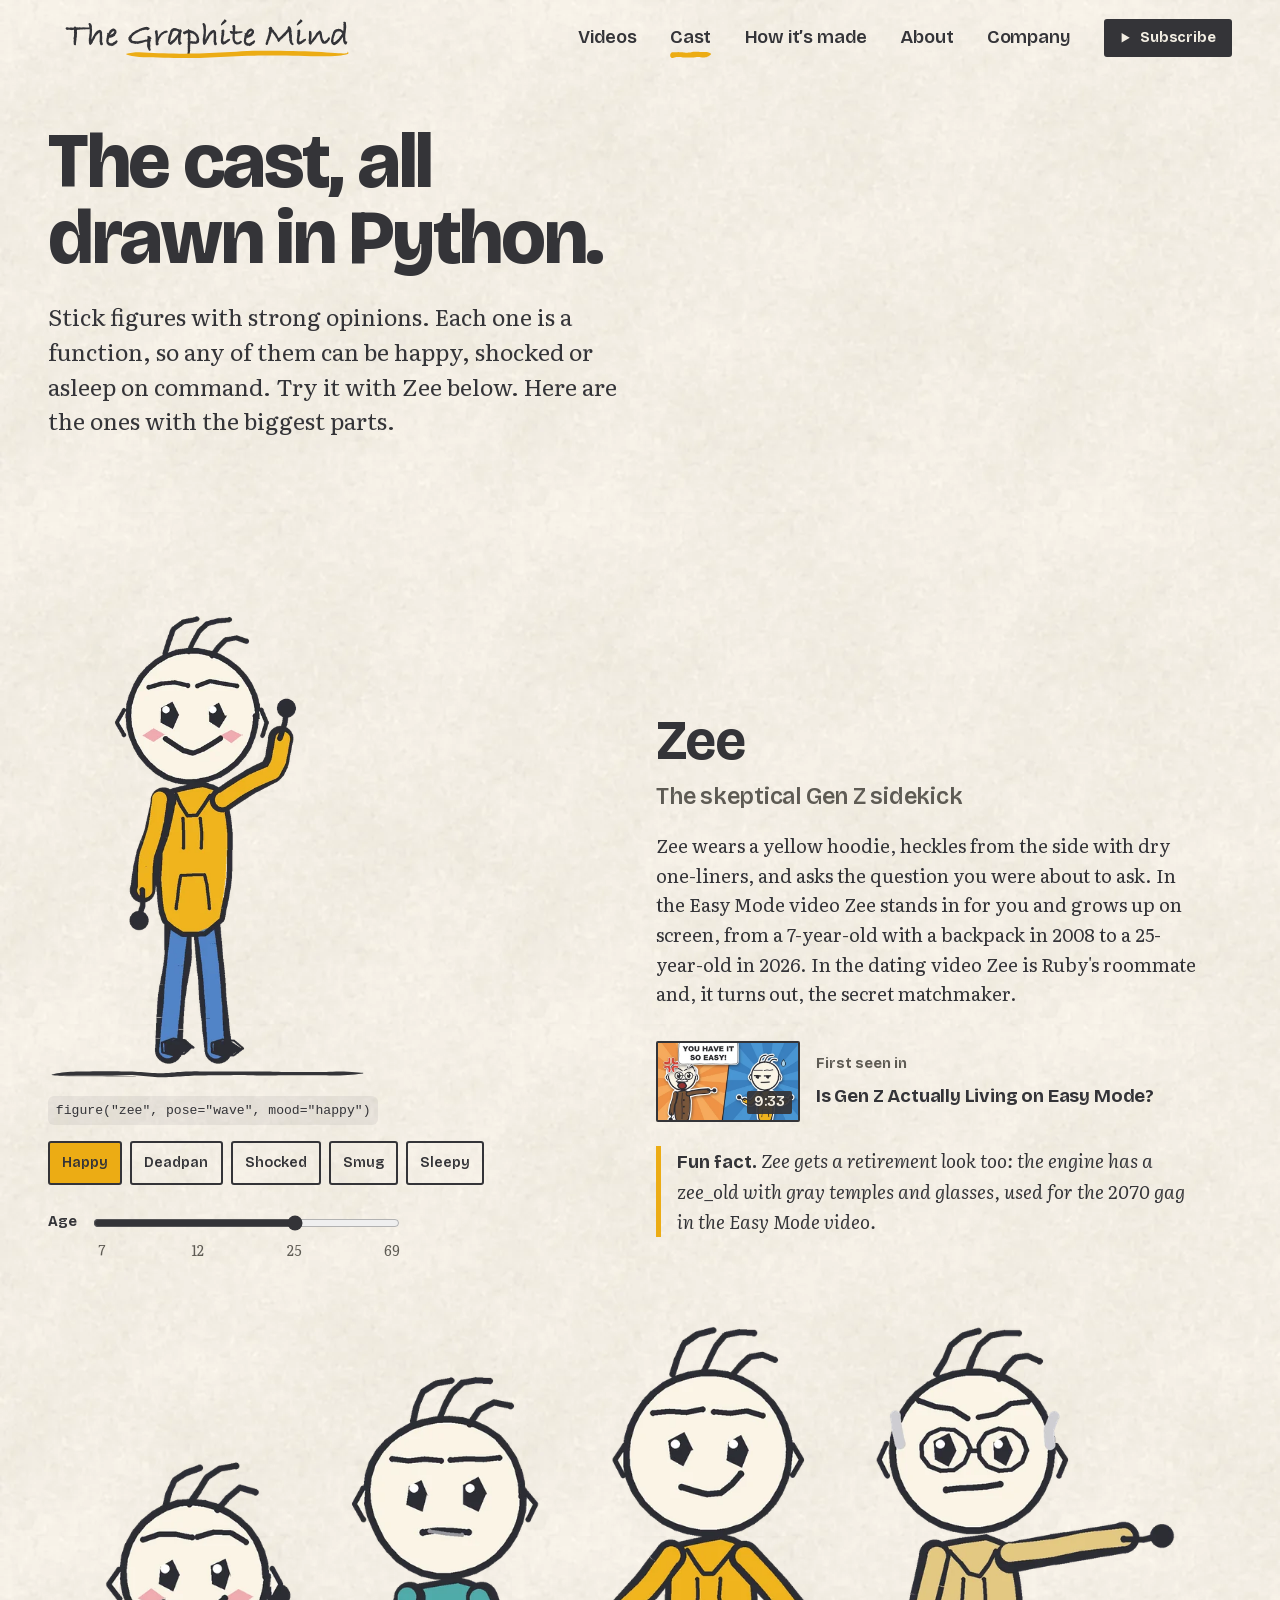
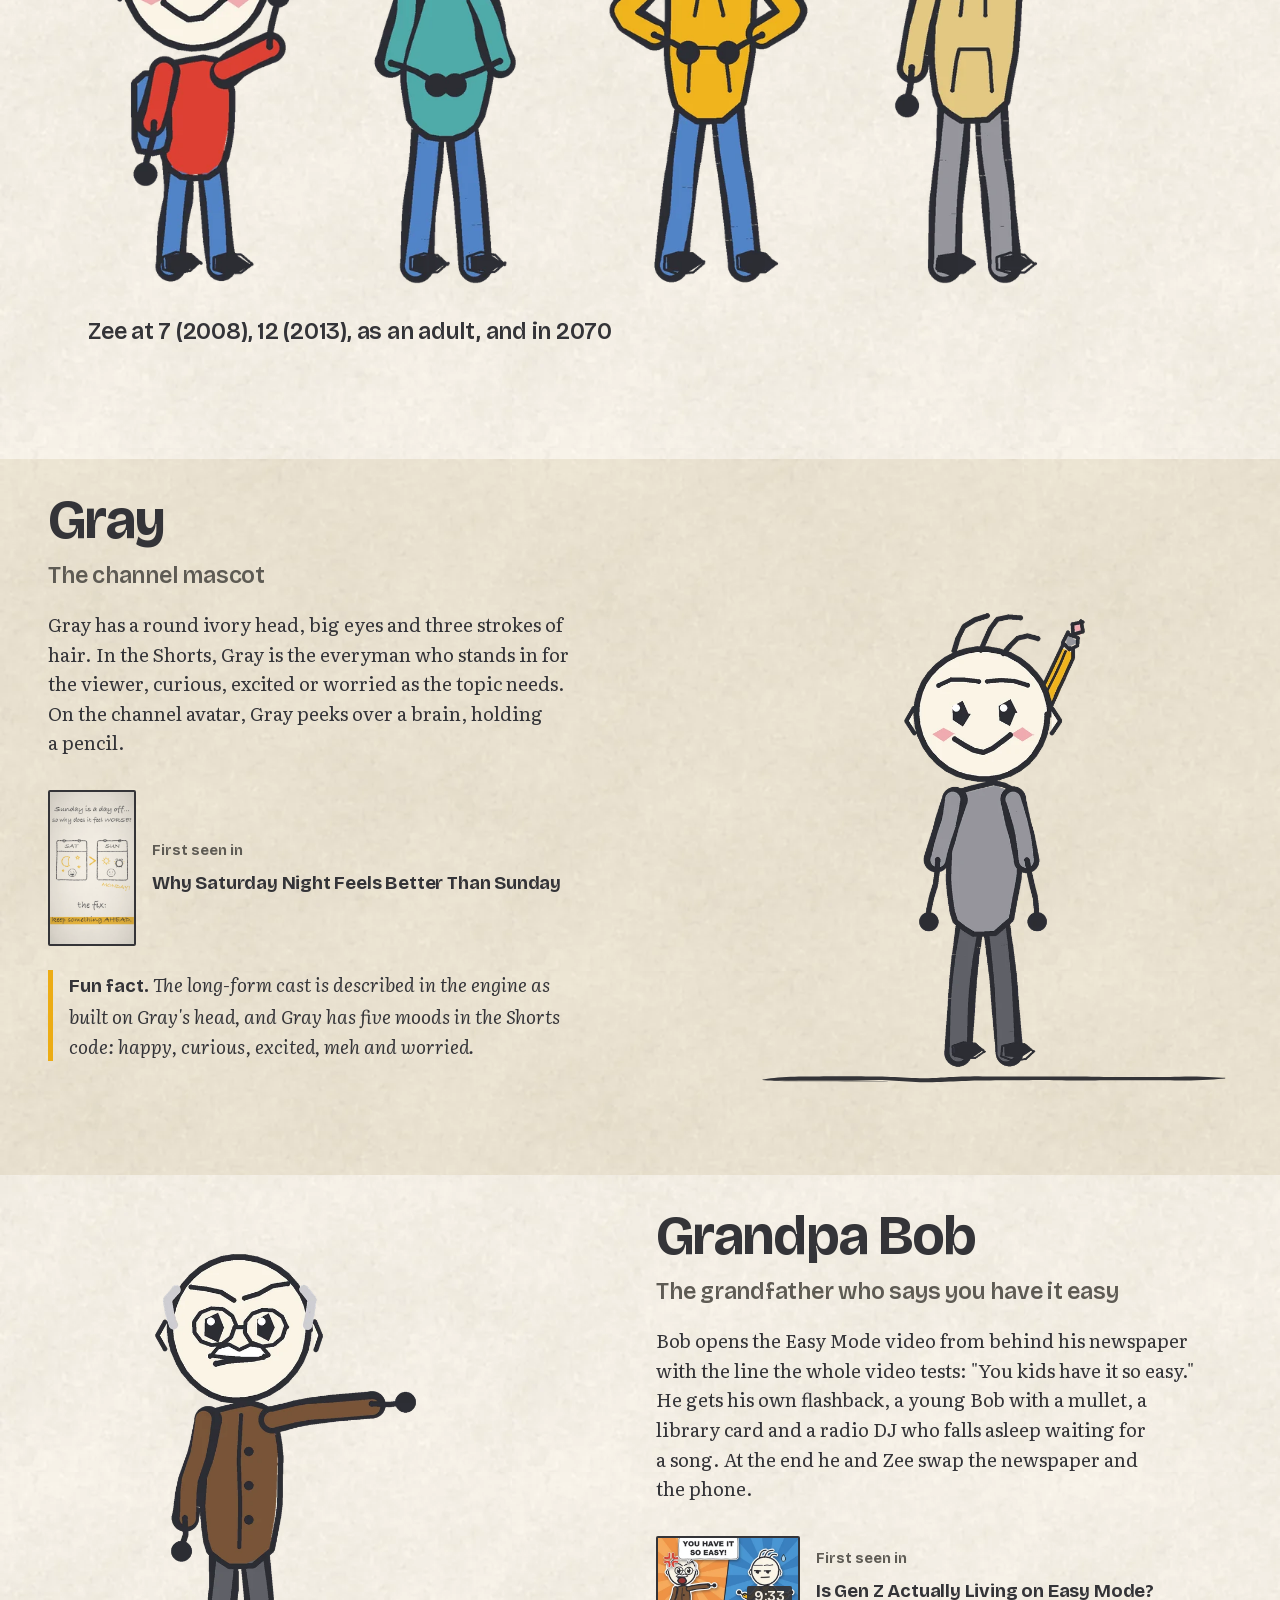
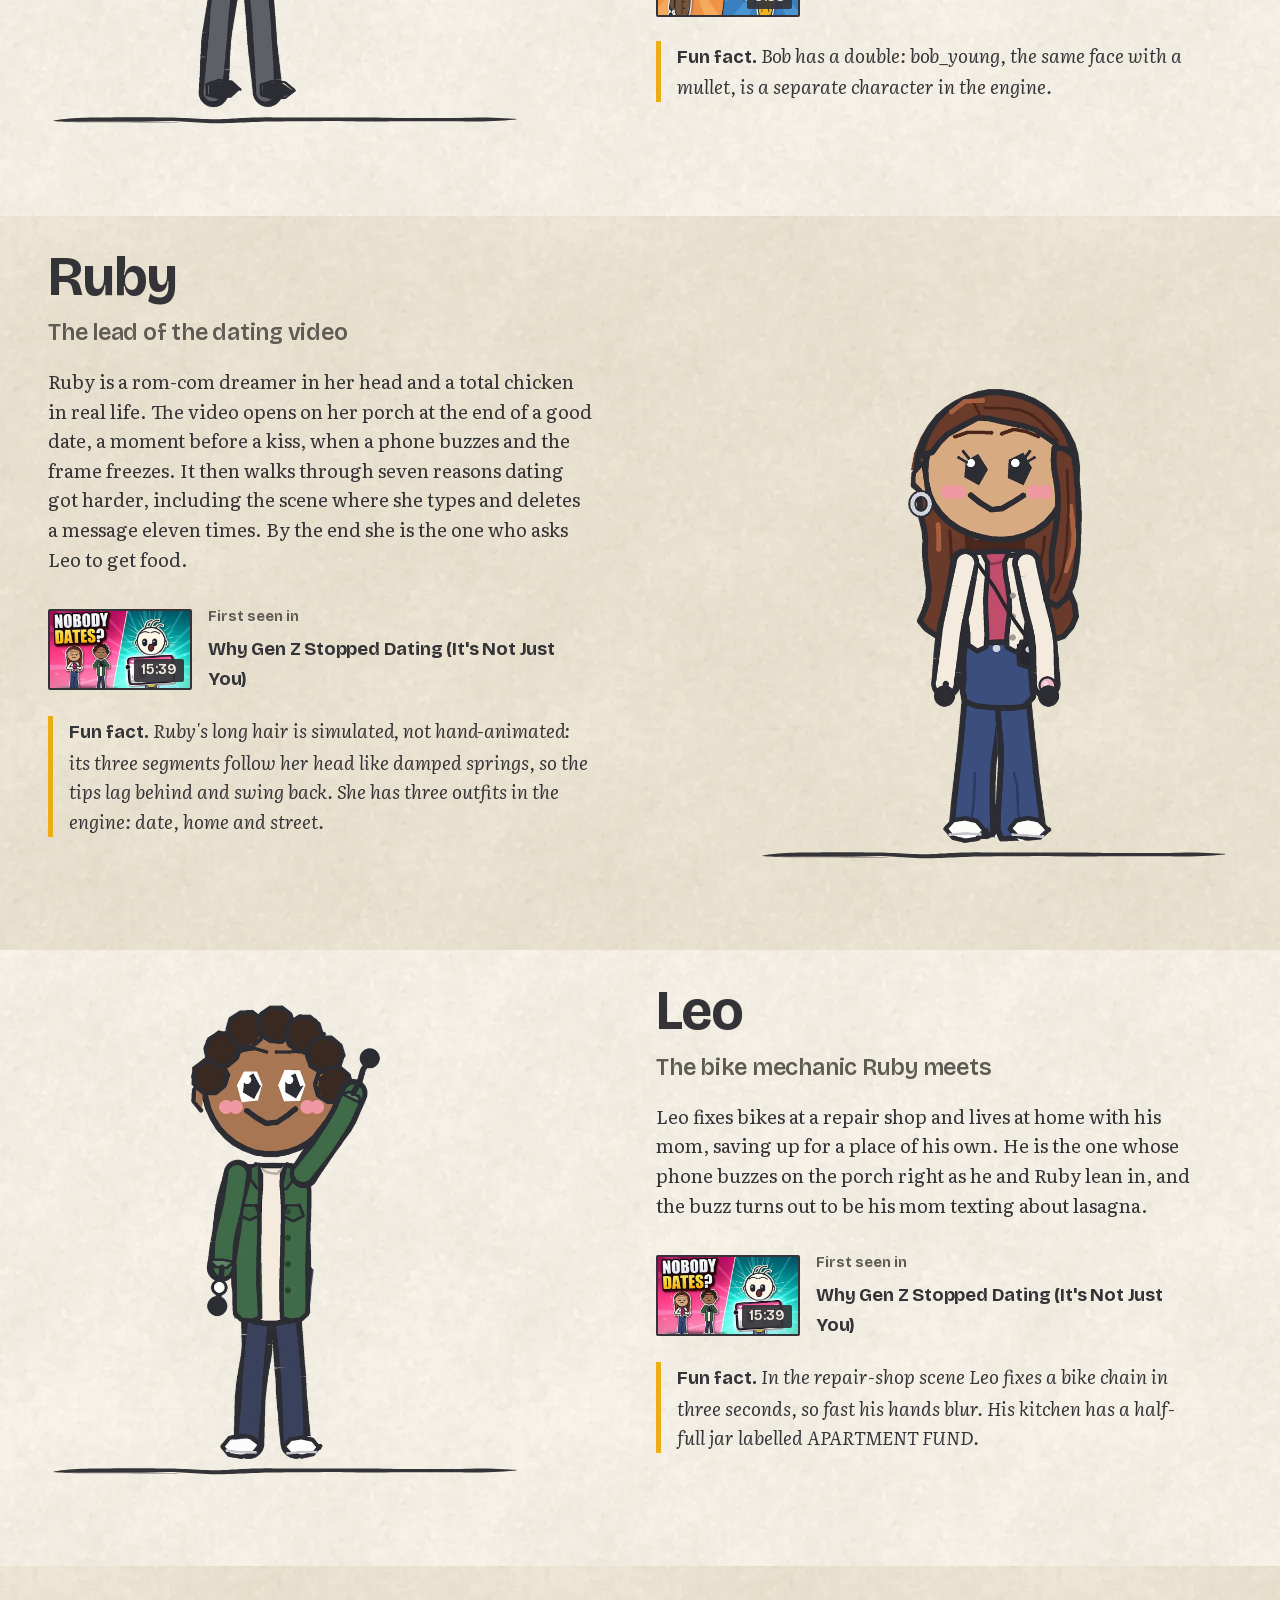
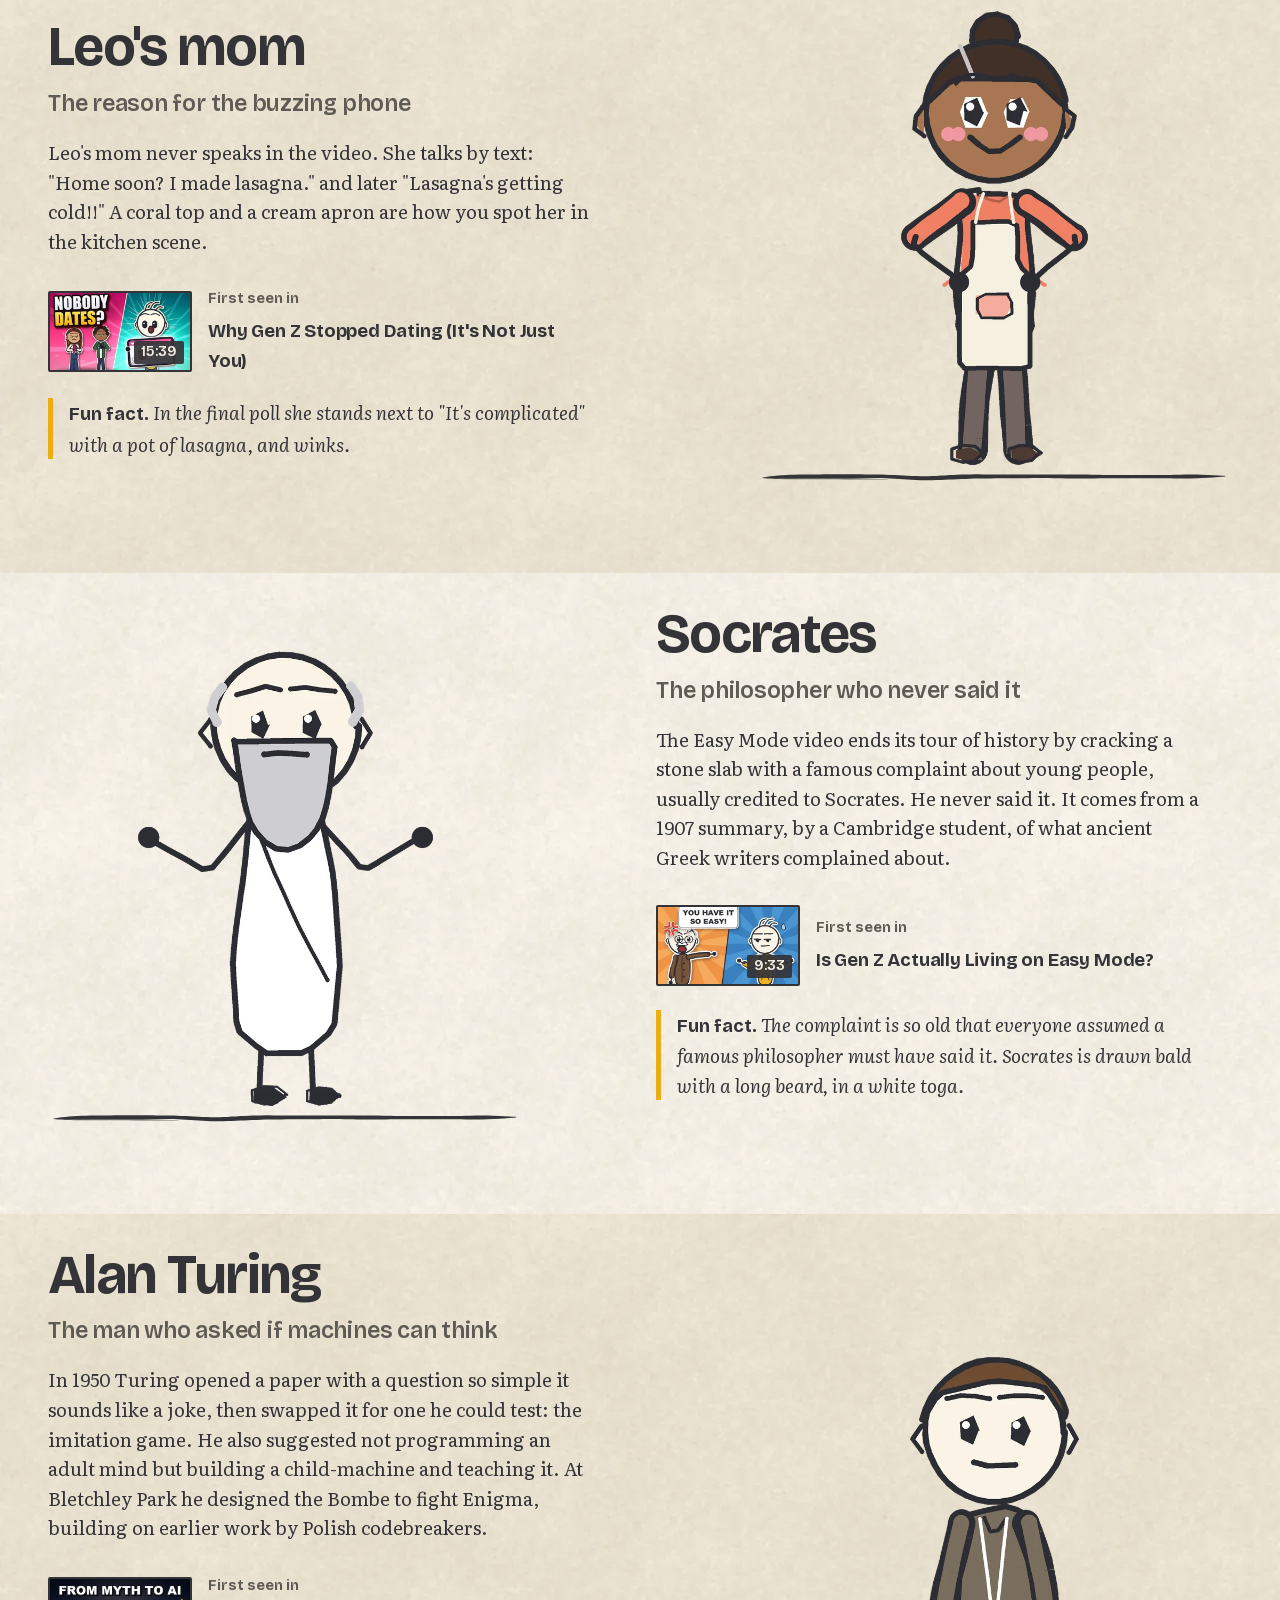
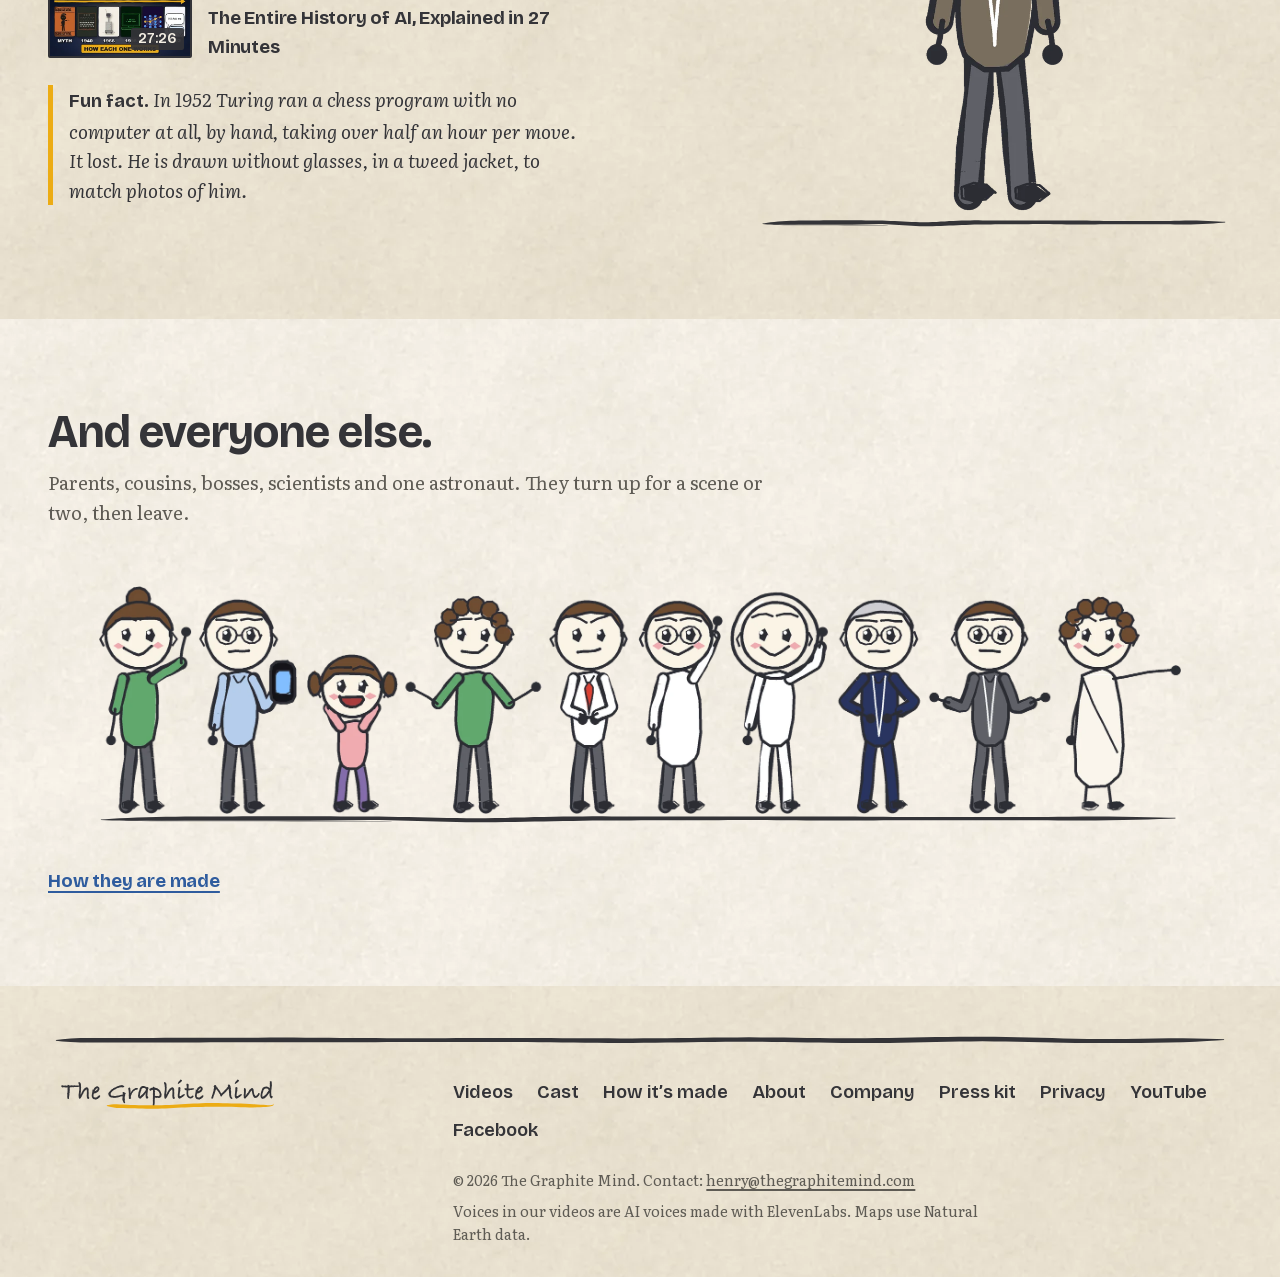
<file: cast.html>
<!doctype html>
<html lang="en">
<head>
  <meta charset="utf-8">
  <meta name="viewport" content="width=device-width, initial-scale=1">
  <title>The cast | The Graphite Mind</title>
  <meta name="description" content="Meet Zee, Gray, Grandpa Bob, Ruby, Leo, Leo&#x27;s mom, Socrates and Turing, plus the supporting cast. Every one of them is drawn by Python code.">
  <link rel="canonical" href="https://thegraphitemind.com/cast.html">
  <meta name="theme-color" content="#F3EEE3">
  <meta name="color-scheme" content="light">
  <link rel="icon" href="/assets/img/brand/favicon.svg" type="image/svg+xml">
  <link rel="icon" href="/assets/img/brand/favicon-32.png" sizes="32x32" type="image/png">
  <link rel="icon" href="/assets/img/brand/favicon-16.png" sizes="16x16" type="image/png">
  <link rel="apple-touch-icon" href="/assets/img/brand/apple-touch-icon.png">
  <link rel="manifest" href="/site.webmanifest">
  <meta property="og:type" content="website">
  <meta property="og:site_name" content="The Graphite Mind">
  <meta property="og:title" content="The cast | The Graphite Mind">
  <meta property="og:description" content="Meet Zee, Gray, Grandpa Bob, Ruby, Leo, Leo&#x27;s mom, Socrates and Turing, plus the supporting cast. Every one of them is drawn by Python code.">
  <meta property="og:url" content="https://thegraphitemind.com/cast.html">
  <meta property="og:image" content="https://thegraphitemind.com/assets/img/brand/og-image.jpg">
  <meta property="og:image:width" content="1200">
  <meta property="og:image:height" content="630">
  <meta property="og:image:alt" content="The Graphite Mind wordmark with Zee and the cast on ivory paper: Big questions, drawn in code.">
  <meta name="twitter:card" content="summary_large_image">
  <meta name="twitter:title" content="The cast | The Graphite Mind">
  <meta name="twitter:description" content="Meet Zee, Gray, Grandpa Bob, Ruby, Leo, Leo&#x27;s mom, Socrates and Turing, plus the supporting cast. Every one of them is drawn by Python code.">
  <meta name="twitter:image" content="https://thegraphitemind.com/assets/img/brand/og-image.jpg">
  <link rel="preload" href="/assets/fonts/bricolage-grotesque-latin.woff2" as="font" type="font/woff2" crossorigin>
  <link rel="preload" href="/assets/fonts/literata-latin.woff2" as="font" type="font/woff2" crossorigin>
  <link rel="stylesheet" href="/assets/css/site.css">
</head>
<body>
<a class="skip-link" href="#main">Skip to content</a>
<header class="site-header">
  <div class="wrap">
    <a class="brand" href="/"><img src="/assets/img/brand/wordmark.svg" width="900" height="200" alt="The Graphite Mind, home"></a>
    <nav class="nav-desktop" aria-label="Main">
      <a class="nav-link" href="/#videos">Videos</a>
      <a class="nav-link" href="/cast.html" aria-current="page">Cast</a>
      <a class="nav-link" href="/how-its-made.html">How it’s made</a>
      <a class="nav-link" href="/about.html">About</a>
      <a class="nav-link" href="/company.html">Company</a>
      <a class="btn btn--ink btn--small" href="https://www.youtube.com/@TheGraphiteMind?sub_confirmation=1"><svg viewBox="0 0 12 14" aria-hidden="true" focusable="false"><path d="M1 1.2 11 7 1 12.8z" fill="currentColor"/></svg> Subscribe</a>
    </nav>
    <details class="menu">
      <summary>Menu</summary>
      <nav class="menu-panel" aria-label="Menu">
        <a class="nav-link" href="/#videos">Videos</a>
        <a class="nav-link" href="/cast.html" aria-current="page">Cast</a>
        <a class="nav-link" href="/how-its-made.html">How it’s made</a>
        <a class="nav-link" href="/about.html">About</a>
        <a class="nav-link" href="/company.html">Company</a>
        <a class="btn btn--ink " href="https://www.youtube.com/@TheGraphiteMind?sub_confirmation=1"><svg viewBox="0 0 12 14" aria-hidden="true" focusable="false"><path d="M1 1.2 11 7 1 12.8z" fill="currentColor"/></svg> Subscribe</a>
      </nav>
    </details>
  </div>
</header>
<main id="main">
<div class="wrap page-head">
  <h1>The cast, all drawn in Python.</h1>
  <p class="lead">Stick figures with strong opinions. Each one is a function, so any of them can be happy, shocked or asleep on command. Try it with Zee below. Here are the ones with the biggest parts.</p>
</div>
<section class="cast-entry" id="zee" aria-labelledby="h-zee">
  <div class="wrap">
    <div class="cast-entry__grid">
      <div class="cast-entry__art"><div class="zeeplay" data-base="/assets/img/cast/play/" data-ages="zee_kid,zee-kid,Age 7|zee_12,zee-12,Age 12|zee,zee,Age 25|zee_old,zee-old,Age 69">
  <figure class="zeeplay__fig">
    <div class="zeeplay__art stage"><img src="/assets/img/cast/play/zee-happy.webp" width="457" height="760" alt="Zee, age 25, happy, waving." class="zeeplay__img" loading="lazy" decoding="async"></div>
    <figcaption class="zeeplay__code"><code>figure("zee", pose="wave", mood="happy")</code></figcaption>
  </figure>
  <div class="zeeplay__ctl">
    <div class="zeeplay__moods" role="group" aria-label="Zee's mood"><button type="button" class="zeeplay__mood" data-mood="happy" data-pose="wave" data-desc="waving" aria-pressed="true">Happy</button><button type="button" class="zeeplay__mood" data-mood="deadpan" data-pose="shrug" data-desc="shrugging" aria-pressed="false">Deadpan</button><button type="button" class="zeeplay__mood" data-mood="shocked" data-pose="arms_up" data-desc="with both arms up" aria-pressed="false">Shocked</button><button type="button" class="zeeplay__mood" data-mood="smug" data-pose="hips" data-desc="with hands on hips" aria-pressed="false">Smug</button><button type="button" class="zeeplay__mood" data-mood="sleepy" data-pose="slump" data-desc="slumped over, asleep" aria-pressed="false">Sleepy</button></div>
    <div class="zeeplay__age">
      <label for="zp-cast-age">Age</label>
      <input id="zp-cast-age" class="zeeplay__range" type="range" min="0" max="3" step="1" value="2" aria-valuetext="Age 25">
      <ol class="zeeplay__ticks" aria-hidden="true"><li style="--i:0">7</li><li style="--i:1">12</li><li style="--i:2">25</li><li style="--i:3">69</li></ol>
    </div>
  </div>
</div></div>
      <div class="cast-entry__text">
        <h2 id="h-zee">Zee</h2>
        <p class="cast-entry__role">The skeptical Gen Z sidekick</p>
        <p class="cast-entry__bio">Zee wears a yellow hoodie, heckles from the side with dry one-liners, and asks the question you were about to ask. In the Easy Mode video Zee stands in for you and grows up on screen, from a 7-year-old with a backpack in 2008 to a 25-year-old in 2026. In the dating video Zee is Ruby's roommate and, it turns out, the secret matchmaker.</p>
        <div class="cast-entry__more">
          <div class="firstseen" style="--fs-w:9rem">
          <a class="thumb" href="https://www.youtube.com/watch?v=lIpC99dWNbk" tabindex="-1" aria-hidden="true"><img src="/assets/img/videos/lIpC99dWNbk.webp" srcset="/assets/img/videos/lIpC99dWNbk-480.webp 480w, /assets/img/videos/lIpC99dWNbk.webp 960w" sizes="9rem" width="960" height="540" alt="Thumbnail of the video: Is Gen Z Actually Living on Easy Mode?" loading="lazy" decoding="async"><span class="badge">9:33</span></a>
          <div><p class="firstseen-label">First seen in</p><a class="title" href="https://www.youtube.com/watch?v=lIpC99dWNbk">Is Gen Z Actually Living on Easy Mode?</a></div>
        </div>
          <p class="funfact"><b>Fun fact.</b> Zee gets a retirement look too: the engine has a zee_old with gray temples and glasses, used for the 2070 gag in the Easy Mode video.</p>
        </div>
      </div>
    </div>
    <figure class="zee-ages">
      <img src="/assets/img/cast/zee-ages.webp" width="1488" height="799" alt="Four drawings of Zee in a row: a small kid with a backpack, a 12-year-old with braces, an adult in a yellow hoodie, and an old Zee with glasses" loading="lazy" decoding="async">
      <figcaption>Zee at 7 (2008), 12 (2013), as an adult, and in 2070</figcaption>
    </figure>
  </div>
</section>
<section class="cast-entry cast-entry--flip band-2" id="gray" aria-labelledby="h-gray">
  <div class="wrap">
    <div class="cast-entry__grid">
      <div class="cast-entry__art stage"><img src="/assets/img/cast/gray.webp" width="387" height="900" alt="Gray, drawn in the style of the videos" loading="lazy" decoding="async"></div>
      <div class="cast-entry__text">
        <h2 id="h-gray">Gray</h2>
        <p class="cast-entry__role">The channel mascot</p>
        <p class="cast-entry__bio">Gray has a round ivory head, big eyes and three strokes of hair. In the Shorts, Gray is the everyman who stands in for the viewer, curious, excited or worried as the topic needs. On the channel avatar, Gray peeks over a brain, holding a pencil.</p>
        <div class="cast-entry__more">
          <div class="firstseen" style="--fs-w:5.5rem">
          <a class="thumb thumb--short" href="https://www.youtube.com/shorts/6dFlTkkBK-k" tabindex="-1" aria-hidden="true"><img src="/assets/img/shorts/6dFlTkkBK-k.webp" width="540" height="960" alt="Cover of the Short: Why Saturday Night Feels Better Than Sunday" loading="lazy" decoding="async"></a>
          <div><p class="firstseen-label">First seen in</p><a class="title" href="https://www.youtube.com/shorts/6dFlTkkBK-k">Why Saturday Night Feels Better Than Sunday</a></div>
        </div>
          <p class="funfact"><b>Fun fact.</b> The long-form cast is described in the engine as built on Gray's head, and Gray has five moods in the Shorts code: happy, curious, excited, meh and worried.</p>
        </div>
      </div>
    </div>
  </div>
</section>
<section class="cast-entry" id="grandpa-bob" aria-labelledby="h-grandpa-bob">
  <div class="wrap">
    <div class="cast-entry__grid">
      <div class="cast-entry__art stage"><img src="/assets/img/cast/grandpa-bob.webp" width="537" height="900" alt="Grandpa Bob, drawn in the style of the videos" loading="lazy" decoding="async"></div>
      <div class="cast-entry__text">
        <h2 id="h-grandpa-bob">Grandpa Bob</h2>
        <p class="cast-entry__role">The grandfather who says you have it easy</p>
        <p class="cast-entry__bio">Bob opens the Easy Mode video from behind his newspaper with the line the whole video tests: "You kids have it so easy." He gets his own flashback, a young Bob with a mullet, a library card and a radio DJ who falls asleep waiting for a song. At the end he and Zee swap the newspaper and the phone.</p>
        <div class="cast-entry__more">
          <div class="firstseen" style="--fs-w:9rem">
          <a class="thumb" href="https://www.youtube.com/watch?v=lIpC99dWNbk" tabindex="-1" aria-hidden="true"><img src="/assets/img/videos/lIpC99dWNbk.webp" srcset="/assets/img/videos/lIpC99dWNbk-480.webp 480w, /assets/img/videos/lIpC99dWNbk.webp 960w" sizes="9rem" width="960" height="540" alt="Thumbnail of the video: Is Gen Z Actually Living on Easy Mode?" loading="lazy" decoding="async"><span class="badge">9:33</span></a>
          <div><p class="firstseen-label">First seen in</p><a class="title" href="https://www.youtube.com/watch?v=lIpC99dWNbk">Is Gen Z Actually Living on Easy Mode?</a></div>
        </div>
          <p class="funfact"><b>Fun fact.</b> Bob has a double: bob_young, the same face with a mullet, is a separate character in the engine.</p>
        </div>
      </div>
    </div>
  </div>
</section>
<section class="cast-entry cast-entry--flip band-2" id="ruby" aria-labelledby="h-ruby">
  <div class="wrap">
    <div class="cast-entry__grid">
      <div class="cast-entry__art stage"><img src="/assets/img/cast/ruby.webp" width="375" height="900" alt="Ruby, drawn in the style of the videos" loading="lazy" decoding="async"></div>
      <div class="cast-entry__text">
        <h2 id="h-ruby">Ruby</h2>
        <p class="cast-entry__role">The lead of the dating video</p>
        <p class="cast-entry__bio">Ruby is a rom-com dreamer in her head and a total chicken in real life. The video opens on her porch at the end of a good date, a moment before a kiss, when a phone buzzes and the frame freezes. It then walks through seven reasons dating got harder, including the scene where she types and deletes a message eleven times. By the end she is the one who asks Leo to get food.</p>
        <div class="cast-entry__more">
          <div class="firstseen" style="--fs-w:9rem">
          <a class="thumb" href="https://www.youtube.com/watch?v=ZvMHzZN24Rk" tabindex="-1" aria-hidden="true"><img src="/assets/img/videos/ZvMHzZN24Rk.webp" srcset="/assets/img/videos/ZvMHzZN24Rk-480.webp 480w, /assets/img/videos/ZvMHzZN24Rk.webp 960w" sizes="9rem" width="960" height="540" alt="Thumbnail of the video: Why Gen Z Stopped Dating (It&#x27;s Not Just You)" loading="lazy" decoding="async"><span class="badge">15:39</span></a>
          <div><p class="firstseen-label">First seen in</p><a class="title" href="https://www.youtube.com/watch?v=ZvMHzZN24Rk">Why Gen Z Stopped Dating (It's Not Just You)</a></div>
        </div>
          <p class="funfact"><b>Fun fact.</b> Ruby's long hair is simulated, not hand-animated: its three segments follow her head like damped springs, so the tips lag behind and swing back. She has three outfits in the engine: date, home and street.</p>
        </div>
      </div>
    </div>
  </div>
</section>
<section class="cast-entry" id="leo" aria-labelledby="h-leo">
  <div class="wrap">
    <div class="cast-entry__grid">
      <div class="cast-entry__art stage"><img src="/assets/img/cast/leo.webp" width="403" height="900" alt="Leo, drawn in the style of the videos" loading="lazy" decoding="async"></div>
      <div class="cast-entry__text">
        <h2 id="h-leo">Leo</h2>
        <p class="cast-entry__role">The bike mechanic Ruby meets</p>
        <p class="cast-entry__bio">Leo fixes bikes at a repair shop and lives at home with his mom, saving up for a place of his own. He is the one whose phone buzzes on the porch right as he and Ruby lean in, and the buzz turns out to be his mom texting about lasagna.</p>
        <div class="cast-entry__more">
          <div class="firstseen" style="--fs-w:9rem">
          <a class="thumb" href="https://www.youtube.com/watch?v=ZvMHzZN24Rk" tabindex="-1" aria-hidden="true"><img src="/assets/img/videos/ZvMHzZN24Rk.webp" srcset="/assets/img/videos/ZvMHzZN24Rk-480.webp 480w, /assets/img/videos/ZvMHzZN24Rk.webp 960w" sizes="9rem" width="960" height="540" alt="Thumbnail of the video: Why Gen Z Stopped Dating (It&#x27;s Not Just You)" loading="lazy" decoding="async"><span class="badge">15:39</span></a>
          <div><p class="firstseen-label">First seen in</p><a class="title" href="https://www.youtube.com/watch?v=ZvMHzZN24Rk">Why Gen Z Stopped Dating (It's Not Just You)</a></div>
        </div>
          <p class="funfact"><b>Fun fact.</b> In the repair-shop scene Leo fixes a bike chain in three seconds, so fast his hands blur. His kitchen has a half-full jar labelled APARTMENT FUND.</p>
        </div>
      </div>
    </div>
  </div>
</section>
<section class="cast-entry cast-entry--flip band-2" id="leo-mom" aria-labelledby="h-leo-mom">
  <div class="wrap">
    <div class="cast-entry__grid">
      <div class="cast-entry__art stage"><img src="/assets/img/cast/leo-mom.webp" width="399" height="900" alt="Leo&#x27;s mom, drawn in the style of the videos" loading="lazy" decoding="async"></div>
      <div class="cast-entry__text">
        <h2 id="h-leo-mom">Leo's mom</h2>
        <p class="cast-entry__role">The reason for the buzzing phone</p>
        <p class="cast-entry__bio">Leo's mom never speaks in the video. She talks by text: "Home soon? I made lasagna." and later "Lasagna's getting cold!!" A coral top and a cream apron are how you spot her in the kitchen scene.</p>
        <div class="cast-entry__more">
          <div class="firstseen" style="--fs-w:9rem">
          <a class="thumb" href="https://www.youtube.com/watch?v=ZvMHzZN24Rk" tabindex="-1" aria-hidden="true"><img src="/assets/img/videos/ZvMHzZN24Rk.webp" srcset="/assets/img/videos/ZvMHzZN24Rk-480.webp 480w, /assets/img/videos/ZvMHzZN24Rk.webp 960w" sizes="9rem" width="960" height="540" alt="Thumbnail of the video: Why Gen Z Stopped Dating (It&#x27;s Not Just You)" loading="lazy" decoding="async"><span class="badge">15:39</span></a>
          <div><p class="firstseen-label">First seen in</p><a class="title" href="https://www.youtube.com/watch?v=ZvMHzZN24Rk">Why Gen Z Stopped Dating (It's Not Just You)</a></div>
        </div>
          <p class="funfact"><b>Fun fact.</b> In the final poll she stands next to "It's complicated" with a pot of lasagna, and winks.</p>
        </div>
      </div>
    </div>
  </div>
</section>
<section class="cast-entry" id="socrates" aria-labelledby="h-socrates">
  <div class="wrap">
    <div class="cast-entry__grid">
      <div class="cast-entry__art stage"><img src="/assets/img/cast/socrates.webp" width="602" height="900" alt="Socrates, drawn in the style of the videos" loading="lazy" decoding="async"></div>
      <div class="cast-entry__text">
        <h2 id="h-socrates">Socrates</h2>
        <p class="cast-entry__role">The philosopher who never said it</p>
        <p class="cast-entry__bio">The Easy Mode video ends its tour of history by cracking a stone slab with a famous complaint about young people, usually credited to Socrates. He never said it. It comes from a 1907 summary, by a Cambridge student, of what ancient Greek writers complained about.</p>
        <div class="cast-entry__more">
          <div class="firstseen" style="--fs-w:9rem">
          <a class="thumb" href="https://www.youtube.com/watch?v=lIpC99dWNbk" tabindex="-1" aria-hidden="true"><img src="/assets/img/videos/lIpC99dWNbk.webp" srcset="/assets/img/videos/lIpC99dWNbk-480.webp 480w, /assets/img/videos/lIpC99dWNbk.webp 960w" sizes="9rem" width="960" height="540" alt="Thumbnail of the video: Is Gen Z Actually Living on Easy Mode?" loading="lazy" decoding="async"><span class="badge">9:33</span></a>
          <div><p class="firstseen-label">First seen in</p><a class="title" href="https://www.youtube.com/watch?v=lIpC99dWNbk">Is Gen Z Actually Living on Easy Mode?</a></div>
        </div>
          <p class="funfact"><b>Fun fact.</b> The complaint is so old that everyone assumed a famous philosopher must have said it. Socrates is drawn bald with a long beard, in a white toga.</p>
        </div>
      </div>
    </div>
  </div>
</section>
<section class="cast-entry cast-entry--flip band-2" id="turing" aria-labelledby="h-turing">
  <div class="wrap">
    <div class="cast-entry__grid">
      <div class="cast-entry__art stage"><img src="/assets/img/cast/turing.webp" width="366" height="900" alt="Alan Turing, drawn in the style of the videos" loading="lazy" decoding="async"></div>
      <div class="cast-entry__text">
        <h2 id="h-turing">Alan Turing</h2>
        <p class="cast-entry__role">The man who asked if machines can think</p>
        <p class="cast-entry__bio">In 1950 Turing opened a paper with a question so simple it sounds like a joke, then swapped it for one he could test: the imitation game. He also suggested not programming an adult mind but building a child-machine and teaching it. At Bletchley Park he designed the Bombe to fight Enigma, building on earlier work by Polish codebreakers.</p>
        <div class="cast-entry__more">
          <div class="firstseen" style="--fs-w:9rem">
          <a class="thumb" href="https://www.youtube.com/watch?v=R9yD0v8CzT0" tabindex="-1" aria-hidden="true"><img src="/assets/img/videos/R9yD0v8CzT0.webp" srcset="/assets/img/videos/R9yD0v8CzT0-480.webp 480w, /assets/img/videos/R9yD0v8CzT0.webp 960w" sizes="9rem" width="960" height="540" alt="Thumbnail of the video: The Entire History of AI, Explained in 27 Minutes" loading="lazy" decoding="async"><span class="badge">27:26</span></a>
          <div><p class="firstseen-label">First seen in</p><a class="title" href="https://www.youtube.com/watch?v=R9yD0v8CzT0">The Entire History of AI, Explained in 27 Minutes</a></div>
        </div>
          <p class="funfact"><b>Fun fact.</b> In 1952 Turing ran a chess program with no computer at all, by hand, taking over half an hour per move. It lost. He is drawn without glasses, in a tweed jacket, to match photos of him.</p>
        </div>
      </div>
    </div>
  </div>
</section>
<section class="section" aria-labelledby="h-support">
  <div class="wrap">
    <div class="section-head"><h2 id="h-support">And everyone else.</h2><p>Parents, cousins, bosses, scientists and one astronaut. They turn up for a scene or two, then leave.</p></div>
    <figure class="lineup">
      <div class="lineup__scroll"><div class="stage"><img src="/assets/img/cast/lineup.webp" width="2400" height="543" alt="The supporting cast of the videos standing in a row: parents, a cousin, a friend, a boss, a scientist, an astronaut, a principal and more." loading="lazy" decoding="async"></div></div>
    </figure>
    <p style="margin-top:2.5rem"><a class="link-plain" href="/how-its-made.html">How they are made</a></p>
  </div>
</section>
</main>
<footer class="site-footer">
  <div class="wrap">
    <div class="rule" role="presentation"></div>
    <div class="footer-grid">
      <a class="brand" href="/"><img src="/assets/img/brand/wordmark.svg" width="900" height="200" alt="The Graphite Mind, home" loading="lazy"></a>
      <div class="footer-nav-wrap">
        <ul class="footer-nav">
          <li><a href="/#videos">Videos</a></li>
          <li><a href="/cast.html">Cast</a></li>
          <li><a href="/how-its-made.html">How it’s made</a></li>
          <li><a href="/about.html">About</a></li>
          <li><a href="/company.html">Company</a></li>
          <li><a href="/press.html">Press kit</a></li>
          <li><a href="/privacy.html">Privacy</a></li>
          <li><a href="https://www.youtube.com/@TheGraphiteMind">YouTube</a></li>
          <li><a href="https://www.facebook.com/profile.php?id=61594804304042">Facebook</a></li>
        </ul>
        <p class="footer-small" style="margin-top:1.5rem">&copy; 2026 The Graphite Mind. Contact: <a href="mailto:henry@thegraphitemind.com">henry@thegraphitemind.com</a></p>
        <p class="footer-small" style="margin-top:0.5rem">Voices in our videos are AI voices made with ElevenLabs. Maps use Natural Earth data.</p>
      </div>
    </div>
  </div>
</footer>
<script src="/assets/js/site.js" defer></script>
<script src="/assets/js/v3.js" defer></script>
</body>
</html>
</file>
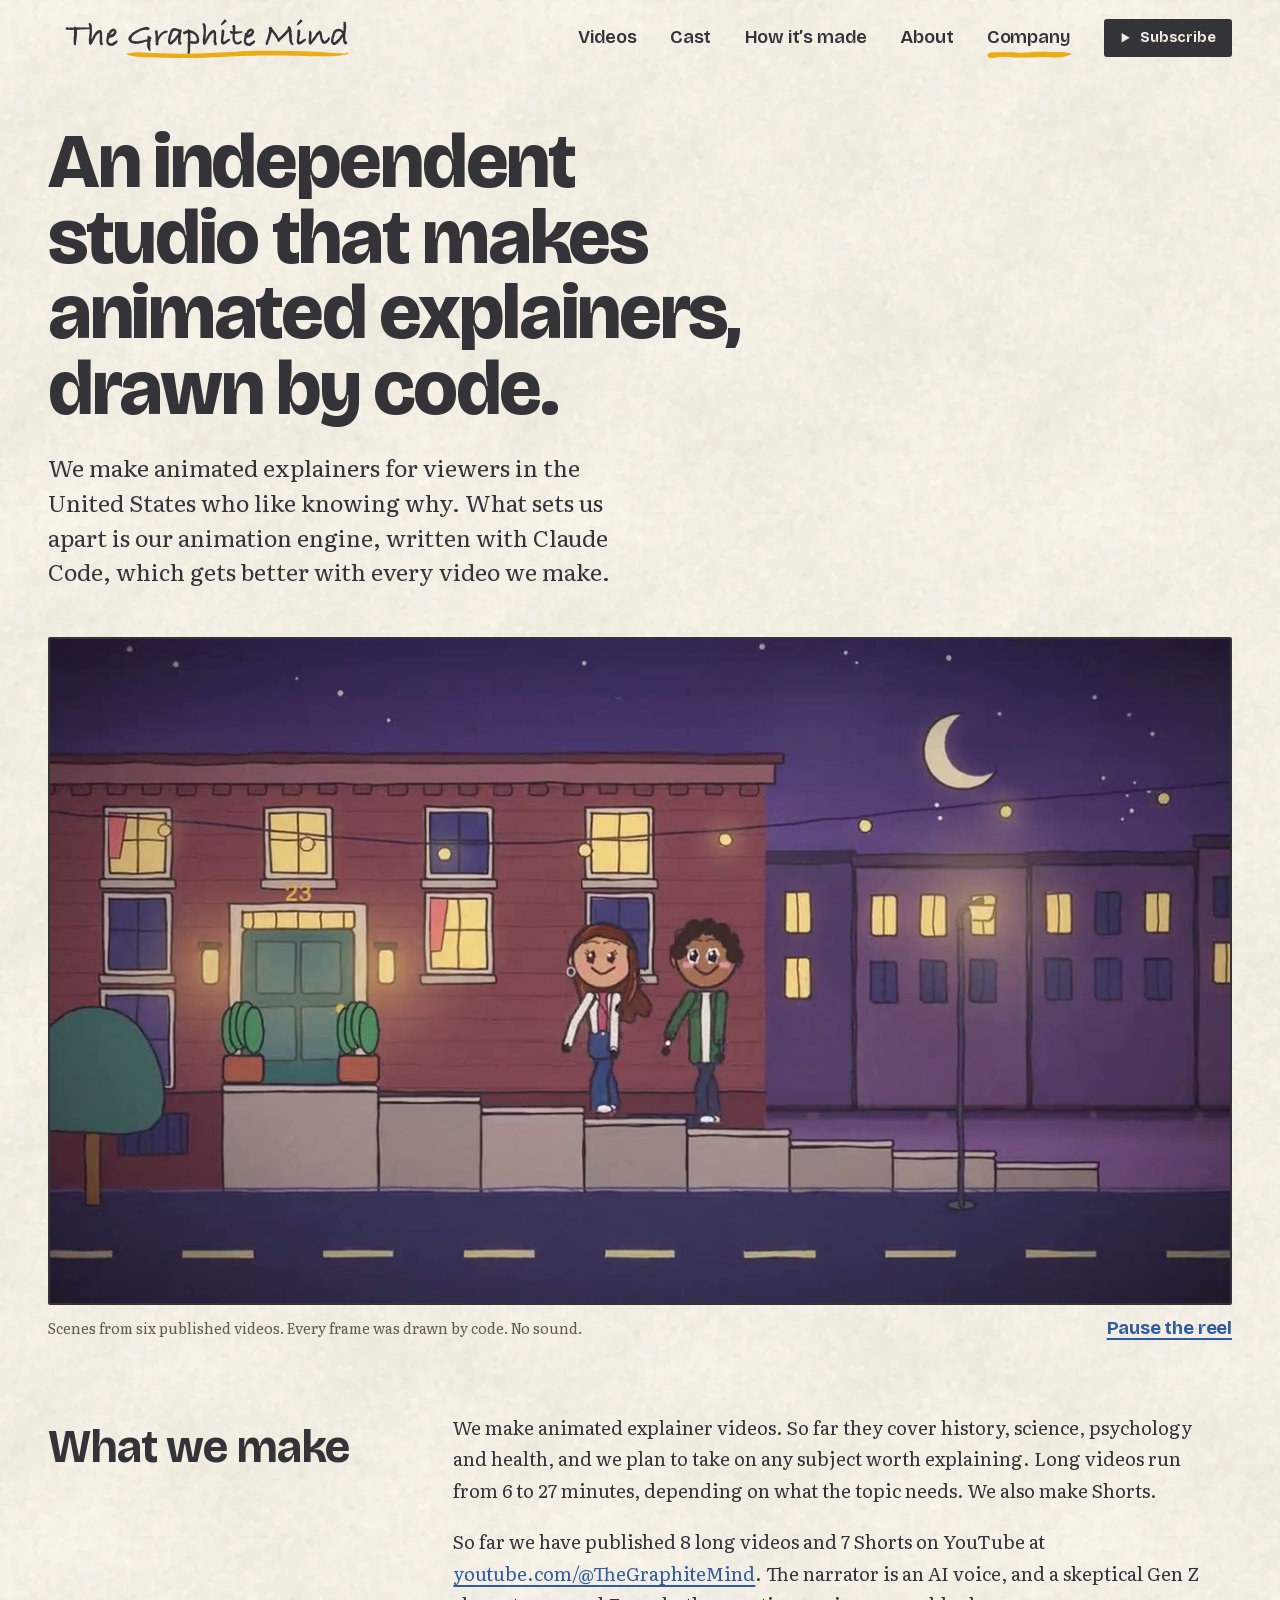
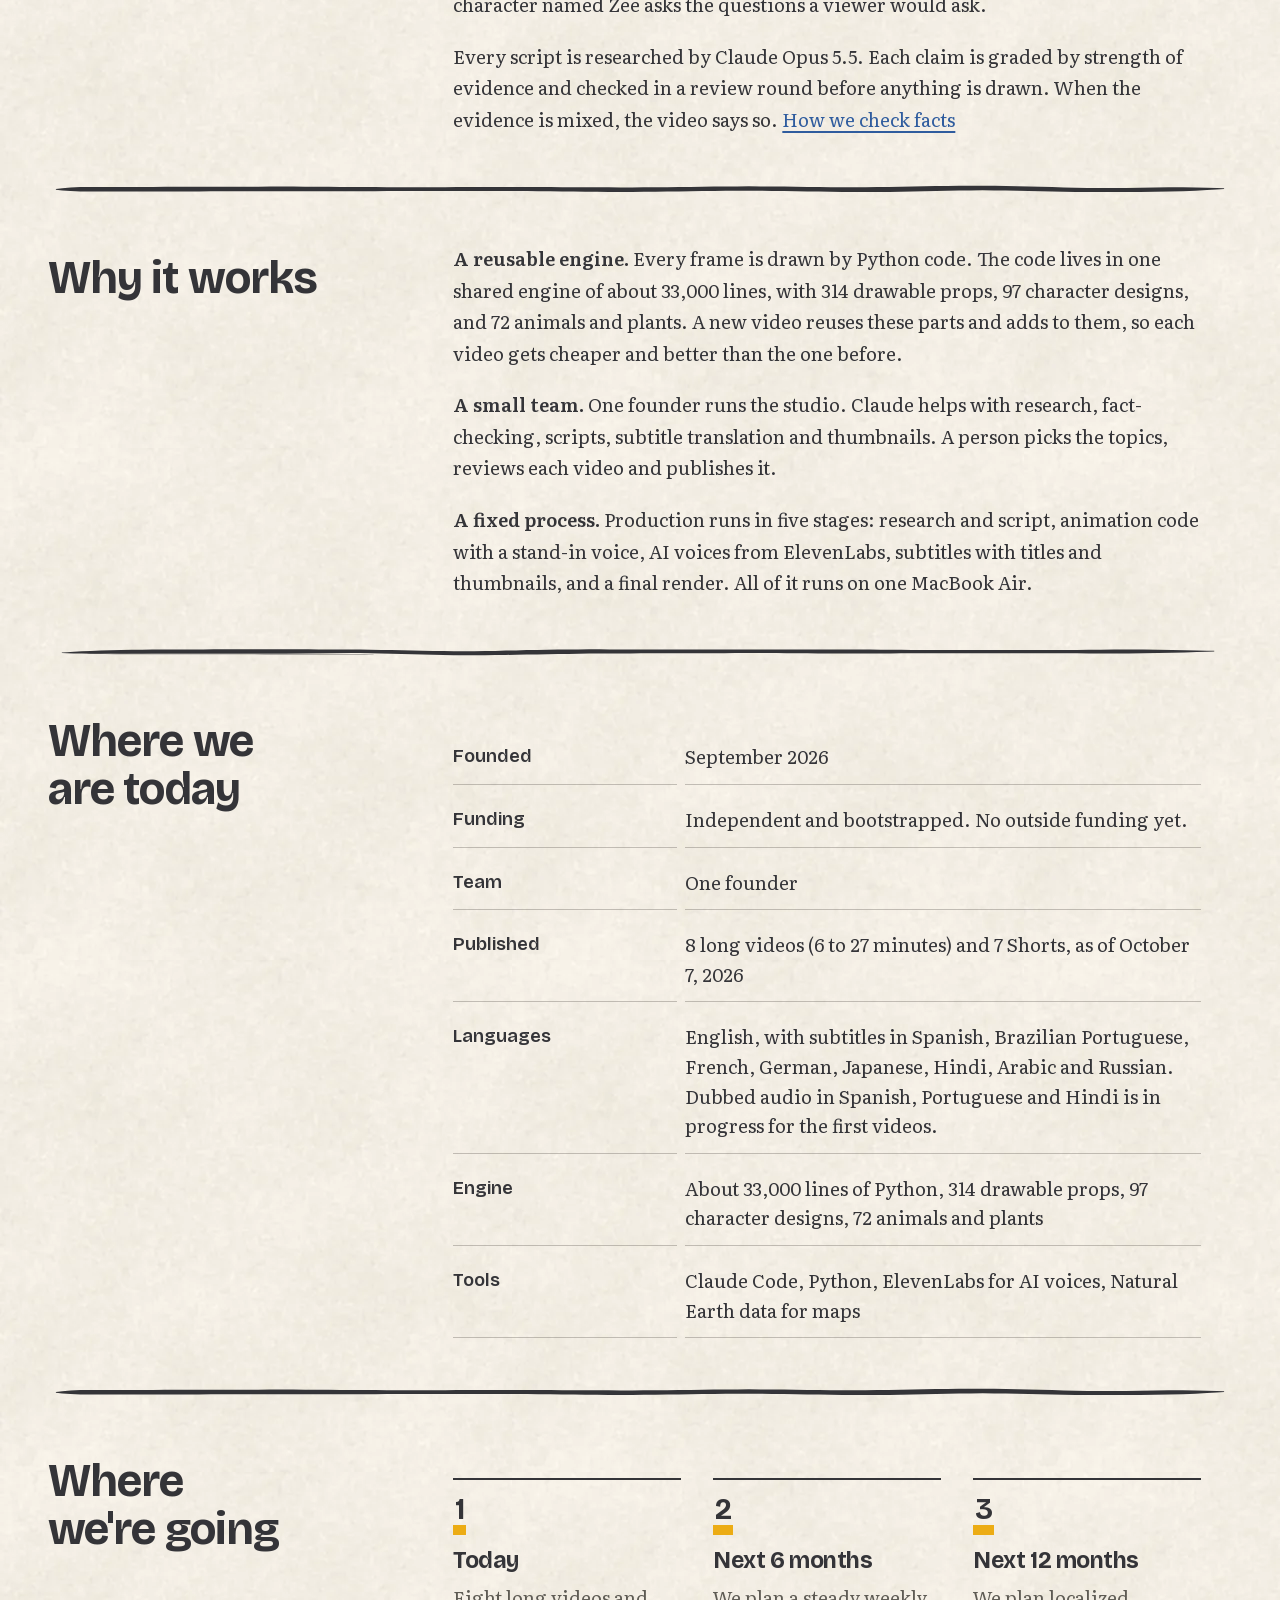
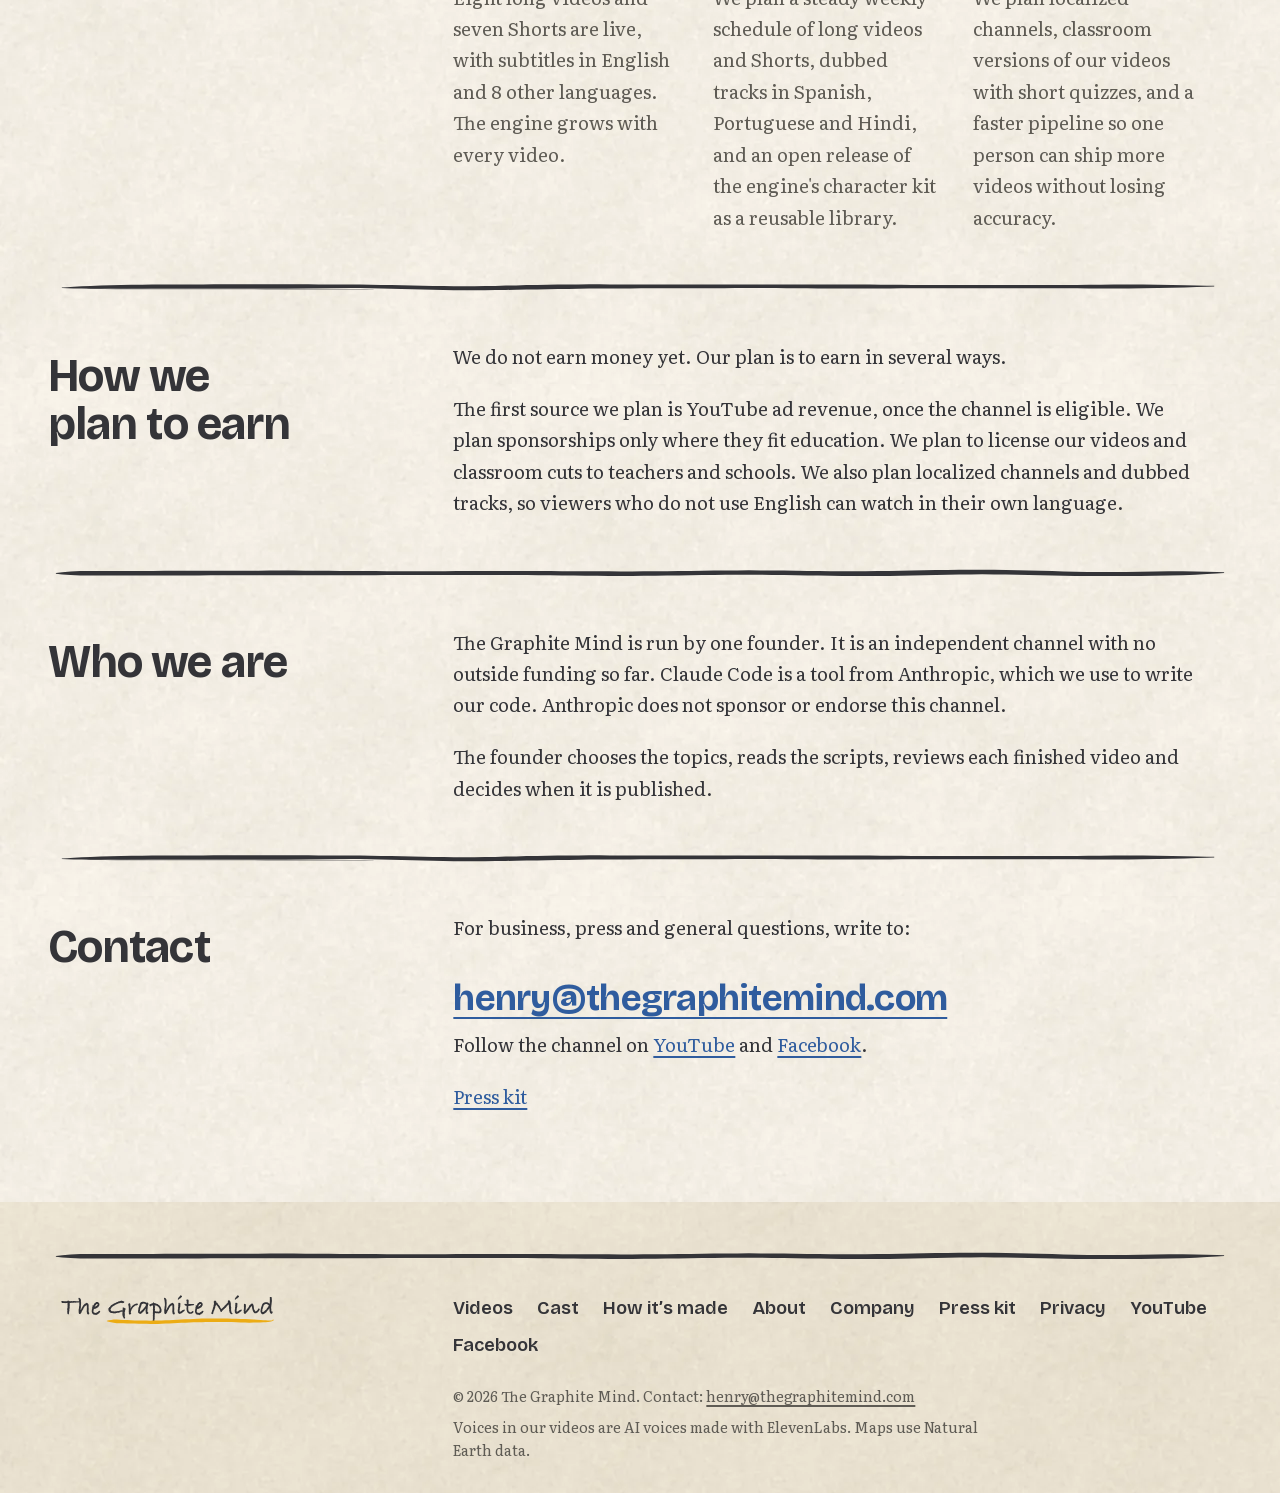
<file: company.html>
<!doctype html>
<html lang="en">
<head>
  <meta charset="utf-8">
  <meta name="viewport" content="width=device-width, initial-scale=1">
  <title>Company | The Graphite Mind</title>
  <meta name="description" content="The Graphite Mind is an independent, bootstrapped studio making animated explainers on history, science, psychology and health, drawn by code written with Claude Code.">
  <link rel="canonical" href="https://thegraphitemind.com/company.html">
  <meta name="theme-color" content="#F3EEE3">
  <meta name="color-scheme" content="light">
  <link rel="icon" href="/assets/img/brand/favicon.svg" type="image/svg+xml">
  <link rel="icon" href="/assets/img/brand/favicon-32.png" sizes="32x32" type="image/png">
  <link rel="icon" href="/assets/img/brand/favicon-16.png" sizes="16x16" type="image/png">
  <link rel="apple-touch-icon" href="/assets/img/brand/apple-touch-icon.png">
  <link rel="manifest" href="/site.webmanifest">
  <meta property="og:type" content="website">
  <meta property="og:site_name" content="The Graphite Mind">
  <meta property="og:title" content="Company | The Graphite Mind">
  <meta property="og:description" content="The Graphite Mind is an independent, bootstrapped studio making animated explainers on history, science, psychology and health, drawn by code written with Claude Code.">
  <meta property="og:url" content="https://thegraphitemind.com/company.html">
  <meta property="og:image" content="https://thegraphitemind.com/assets/img/brand/og-image.jpg">
  <meta property="og:image:width" content="1200">
  <meta property="og:image:height" content="630">
  <meta property="og:image:alt" content="The Graphite Mind wordmark with Zee and the cast on ivory paper: Big questions, drawn in code.">
  <meta name="twitter:card" content="summary_large_image">
  <meta name="twitter:title" content="Company | The Graphite Mind">
  <meta name="twitter:description" content="The Graphite Mind is an independent, bootstrapped studio making animated explainers on history, science, psychology and health, drawn by code written with Claude Code.">
  <meta name="twitter:image" content="https://thegraphitemind.com/assets/img/brand/og-image.jpg">
  <link rel="preload" href="/assets/fonts/bricolage-grotesque-latin.woff2" as="font" type="font/woff2" crossorigin>
  <link rel="preload" href="/assets/fonts/literata-latin.woff2" as="font" type="font/woff2" crossorigin>
  <link rel="stylesheet" href="/assets/css/site.css">
</head>
<body>
<a class="skip-link" href="#main">Skip to content</a>
<header class="site-header">
  <div class="wrap">
    <a class="brand" href="/"><img src="/assets/img/brand/wordmark.svg" width="900" height="200" alt="The Graphite Mind, home"></a>
    <nav class="nav-desktop" aria-label="Main">
      <a class="nav-link" href="/#videos">Videos</a>
      <a class="nav-link" href="/cast.html">Cast</a>
      <a class="nav-link" href="/how-its-made.html">How it’s made</a>
      <a class="nav-link" href="/about.html">About</a>
      <a class="nav-link" href="/company.html" aria-current="page">Company</a>
      <a class="btn btn--ink btn--small" href="https://www.youtube.com/@TheGraphiteMind?sub_confirmation=1"><svg viewBox="0 0 12 14" aria-hidden="true" focusable="false"><path d="M1 1.2 11 7 1 12.8z" fill="currentColor"/></svg> Subscribe</a>
    </nav>
    <details class="menu">
      <summary>Menu</summary>
      <nav class="menu-panel" aria-label="Menu">
        <a class="nav-link" href="/#videos">Videos</a>
        <a class="nav-link" href="/cast.html">Cast</a>
        <a class="nav-link" href="/how-its-made.html">How it’s made</a>
        <a class="nav-link" href="/about.html">About</a>
        <a class="nav-link" href="/company.html" aria-current="page">Company</a>
        <a class="btn btn--ink " href="https://www.youtube.com/@TheGraphiteMind?sub_confirmation=1"><svg viewBox="0 0 12 14" aria-hidden="true" focusable="false"><path d="M1 1.2 11 7 1 12.8z" fill="currentColor"/></svg> Subscribe</a>
      </nav>
    </details>
  </div>
</header>
<main id="main">
<div class="wrap page-head">
  <div class="page-head__text">
    <h1>An independent studio that makes animated explainers, drawn by code.</h1>
    <p class="lead">We make animated explainers for viewers in the United States who like knowing why. What sets us apart is our animation engine, written with Claude Code, which gets better with every video we make.</p>
  </div>
  <figure class="reel">
    <video muted loop playsinline preload="metadata" poster="/assets/video/reel-poster.jpg" width="1280" height="720" aria-label="Twenty seconds of scenes from six of our published videos">
      <source src="/assets/video/reel.mp4" type="video/mp4">
    </video>
    <figcaption><span>Scenes from six published videos. Every frame was drawn by code. No sound.</span> <button class="link-plain reel__toggle" type="button" hidden>Play the reel</button></figcaption>
  </figure>
</div>

<section class="section section--tight-top">
  <div class="wrap">
    <div class="split">
      <div class="split__head"><h2>What we make</h2></div>
      <div class="split__body prose">
        <p>We make animated explainer videos. So far they cover history, science, psychology and health, and we plan to take on any subject worth explaining. Long videos run from 6 to 27 minutes, depending on what the topic needs. We also make Shorts.</p>
        <p>So far we have published 8 long videos and 7 Shorts on YouTube at <a href="https://www.youtube.com/@TheGraphiteMind">youtube.com/@TheGraphiteMind</a>. The narrator is an AI voice, and a skeptical Gen Z character named Zee asks the questions a viewer would ask.</p>
        <p>Every script is researched by Claude Opus 5.5. Each claim is graded by strength of evidence and checked in a review round before anything is drawn. When the evidence is mixed, the video says so. <a href="/how-its-made.html#facts">How we check facts</a></p>
      </div>
    </div>
    <div class="rule" role="presentation" style="margin-block:var(--s-7)"></div>
    <div class="split">
      <div class="split__head"><h2>Why it works</h2></div>
      <div class="split__body prose">
        <p><strong>A reusable engine.</strong> Every frame is drawn by Python code. The code lives in one shared engine of about 33,000 lines, with 314 drawable props, 97 character designs, and 72 animals and plants. A new video reuses these parts and adds to them, so each video gets cheaper and better than the one before.</p>
        <p><strong>A small team.</strong> One founder runs the studio. Claude helps with research, fact-checking, scripts, subtitle translation and thumbnails. A person picks the topics, reviews each video and publishes it.</p>
        <p><strong>A fixed process.</strong> Production runs in five stages: research and script, animation code with a stand-in voice, AI voices from ElevenLabs, subtitles with titles and thumbnails, and a final render. All of it runs on one MacBook Air.</p>
      </div>
    </div>
    <div class="rule rule--2" role="presentation" style="margin-block:var(--s-7)"></div>
    <div class="split">
      <div class="split__head"><h2>Where we are today</h2></div>
      <div class="split__body prose">
        <dl class="facts">
          <dt>Founded</dt>
          <dd>September 2026</dd>
          <dt>Funding</dt>
          <dd>Independent and bootstrapped. No outside funding yet.</dd>
          <dt>Team</dt>
          <dd>One founder</dd>
          <dt>Published</dt>
          <dd>8 long videos (6 to 27 minutes) and 7 Shorts, as of October 7, 2026</dd>
          <dt>Languages</dt>
          <dd>English, with subtitles in Spanish, Brazilian Portuguese, French, German, Japanese, Hindi, Arabic and Russian. Dubbed audio in Spanish, Portuguese and Hindi is in progress for the first videos.</dd>
          <dt>Engine</dt>
          <dd>About 33,000 lines of Python, 314 drawable props, 97 character designs, 72 animals and plants</dd>
          <dt>Tools</dt>
          <dd>Claude Code, Python, ElevenLabs for AI voices, Natural Earth data for maps</dd>
        </dl>
      </div>
    </div>
    <div class="rule" role="presentation" style="margin-block:var(--s-7)"></div>
    <div class="split">
      <div class="split__head"><h2>Where we're going</h2></div>
      <div class="split__body prose">
        <ol class="roadmap">
          <li>
            <h3>Today</h3>
            <p>Eight long videos and seven Shorts are live, with subtitles in English and 8 other languages. The engine grows with every video.</p>
          </li>
          <li>
            <h3>Next 6 months</h3>
            <p>We plan a steady weekly schedule of long videos and Shorts, dubbed tracks in Spanish, Portuguese and Hindi, and an open release of the engine's character kit as a reusable library.</p>
          </li>
          <li>
            <h3>Next 12 months</h3>
            <p>We plan localized channels, classroom versions of our videos with short quizzes, and a faster pipeline so one person can ship more videos without losing accuracy.</p>
          </li>
        </ol>
      </div>
    </div>
    <div class="rule rule--2" role="presentation" style="margin-block:var(--s-7)"></div>
    <div class="split">
      <div class="split__head"><h2>How we plan to earn</h2></div>
      <div class="split__body prose">
        <p>We do not earn money yet. Our plan is to earn in several ways.</p>
        <p>The first source we plan is YouTube ad revenue, once the channel is eligible. We plan sponsorships only where they fit education. We plan to license our videos and classroom cuts to teachers and schools. We also plan localized channels and dubbed tracks, so viewers who do not use English can watch in their own language.</p>
      </div>
    </div>
    <div class="rule" role="presentation" style="margin-block:var(--s-7)"></div>
    <div class="split">
      <div class="split__head"><h2>Who we are</h2></div>
      <div class="split__body prose">
        <p>The Graphite Mind is run by one founder. It is an independent channel with no outside funding so far. Claude Code is a tool from Anthropic, which we use to write our code. Anthropic does not sponsor or endorse this channel.</p>
        <p>The founder chooses the topics, reads the scripts, reviews each finished video and decides when it is published.</p>
      </div>
    </div>
    <div class="rule rule--2" role="presentation" style="margin-block:var(--s-7)"></div>
    <div class="split" id="contact">
      <div class="split__head"><h2>Contact</h2></div>
      <div class="split__body prose">
        <p>For business, press and general questions, write to:</p>
        <p class="contact-line"><a href="mailto:henry@thegraphitemind.com">henry@thegraphitemind.com</a></p>
        <p>Follow the channel on <a href="https://www.youtube.com/@TheGraphiteMind">YouTube</a> and <a href="https://www.facebook.com/profile.php?id=61594804304042">Facebook</a>.</p>
        <p><a href="/press.html">Press kit</a></p>
      </div>
    </div>
  </div>
</section>
</main>
<footer class="site-footer">
  <div class="wrap">
    <div class="rule" role="presentation"></div>
    <div class="footer-grid">
      <a class="brand" href="/"><img src="/assets/img/brand/wordmark.svg" width="900" height="200" alt="The Graphite Mind, home" loading="lazy"></a>
      <div class="footer-nav-wrap">
        <ul class="footer-nav">
          <li><a href="/#videos">Videos</a></li>
          <li><a href="/cast.html">Cast</a></li>
          <li><a href="/how-its-made.html">How it’s made</a></li>
          <li><a href="/about.html">About</a></li>
          <li><a href="/company.html">Company</a></li>
          <li><a href="/press.html">Press kit</a></li>
          <li><a href="/privacy.html">Privacy</a></li>
          <li><a href="https://www.youtube.com/@TheGraphiteMind">YouTube</a></li>
          <li><a href="https://www.facebook.com/profile.php?id=61594804304042">Facebook</a></li>
        </ul>
        <p class="footer-small" style="margin-top:1.5rem">&copy; 2026 The Graphite Mind. Contact: <a href="mailto:henry@thegraphitemind.com">henry@thegraphitemind.com</a></p>
        <p class="footer-small" style="margin-top:0.5rem">Voices in our videos are AI voices made with ElevenLabs. Maps use Natural Earth data.</p>
      </div>
    </div>
  </div>
</footer>
<script src="/assets/js/site.js" defer></script>
<script src="/assets/js/v3.js" defer></script>
</body>
</html>
</file>
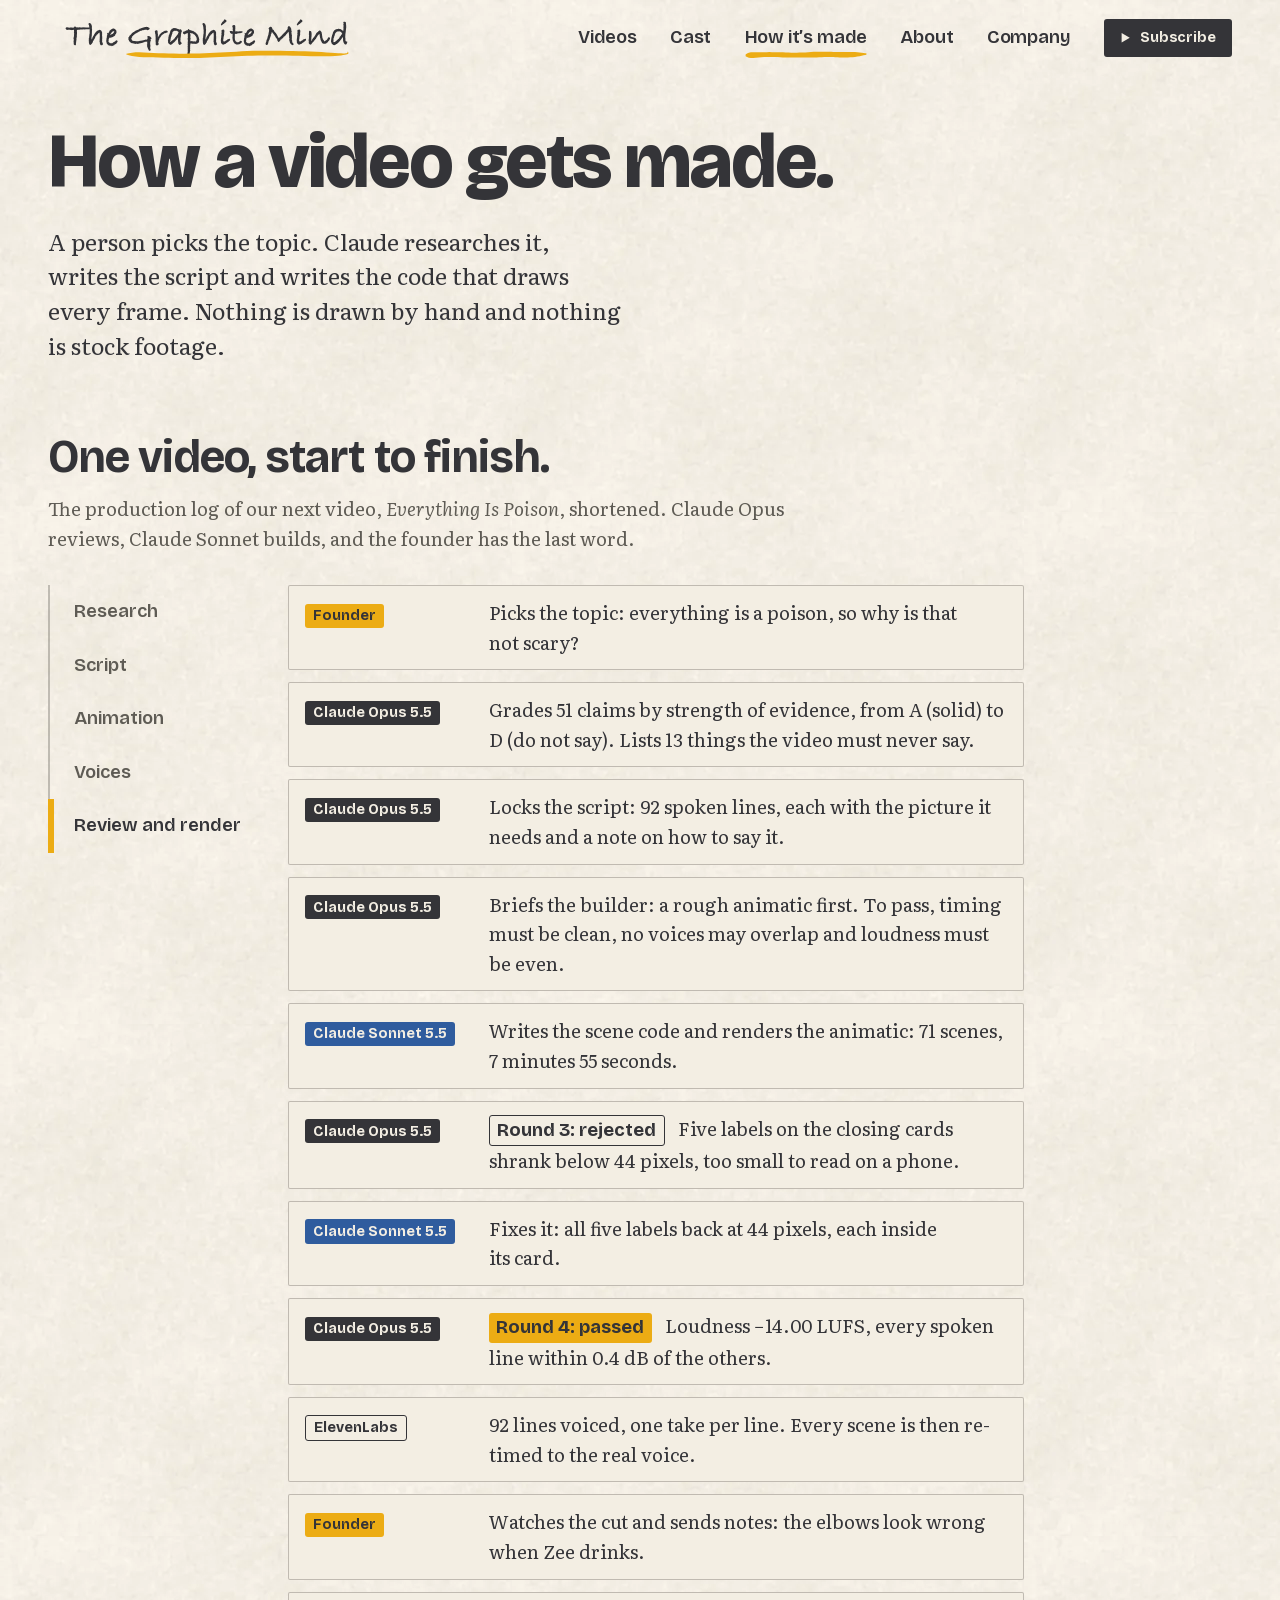
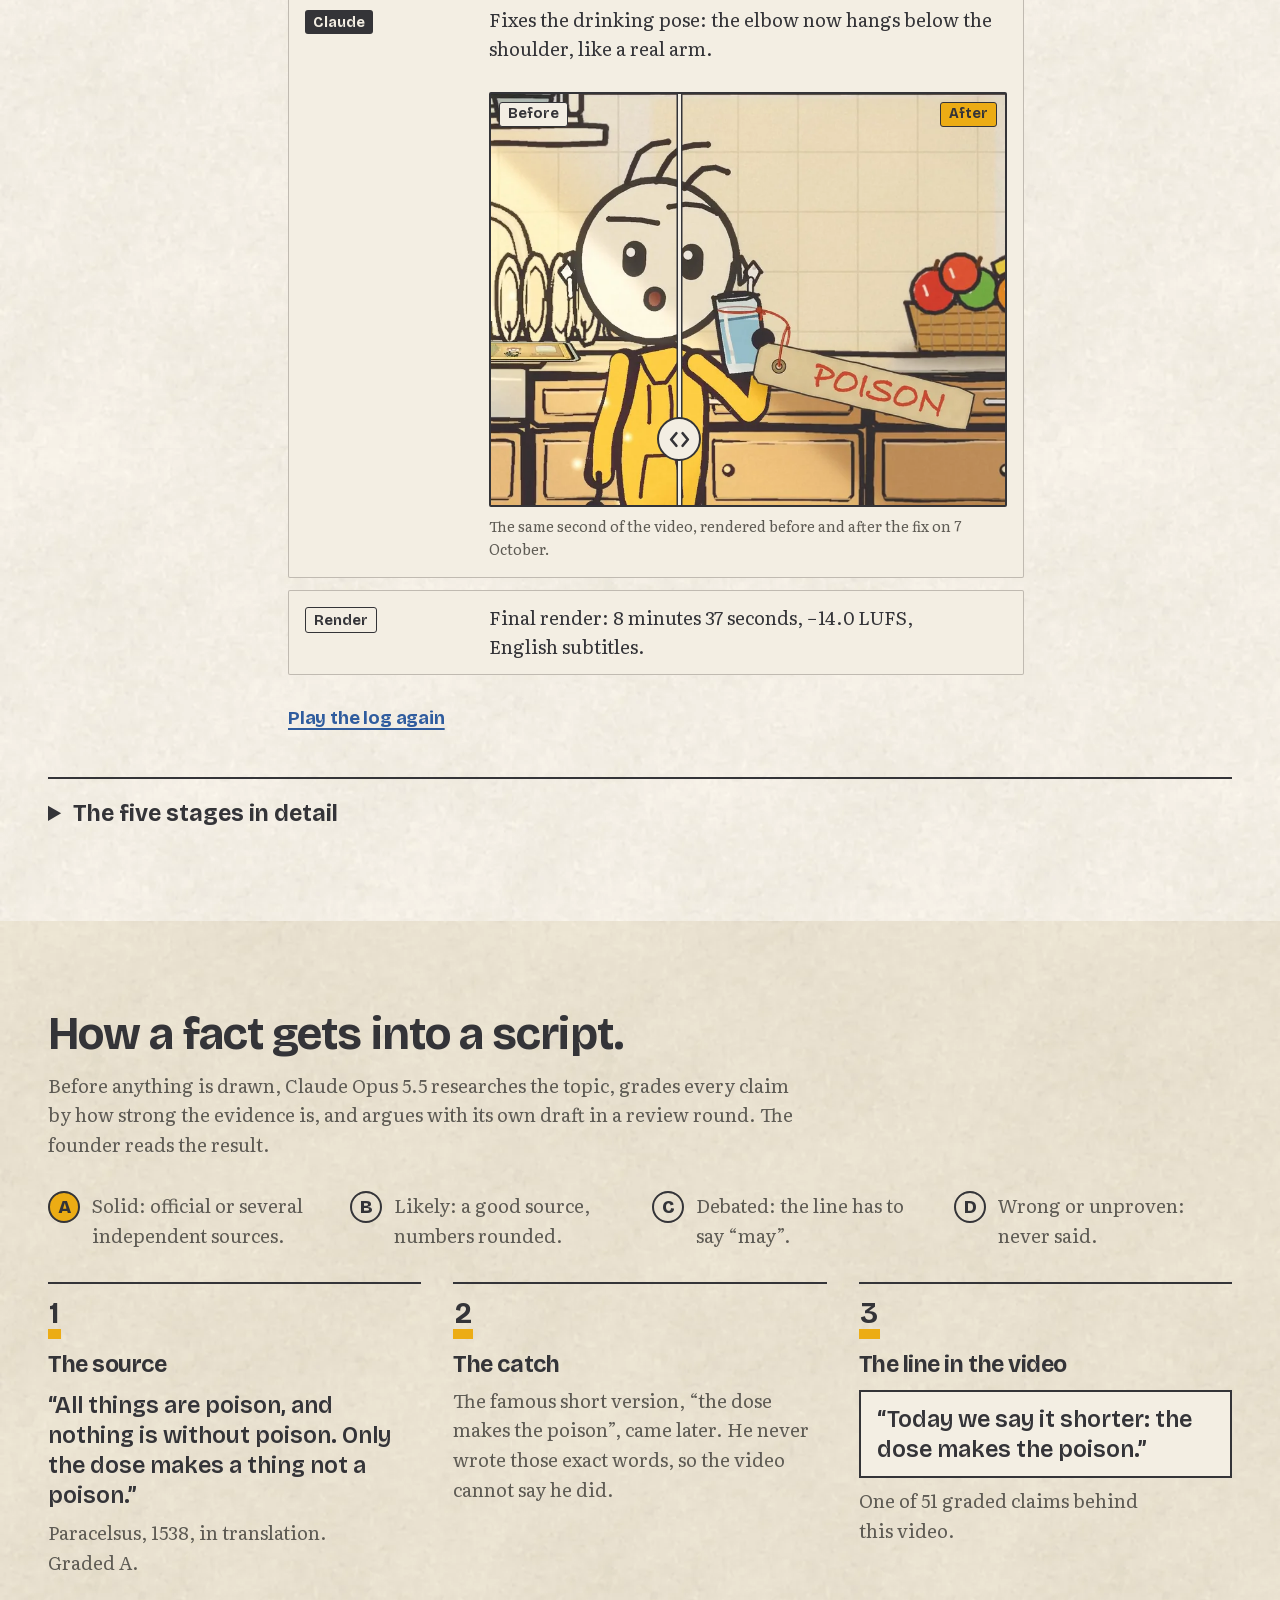
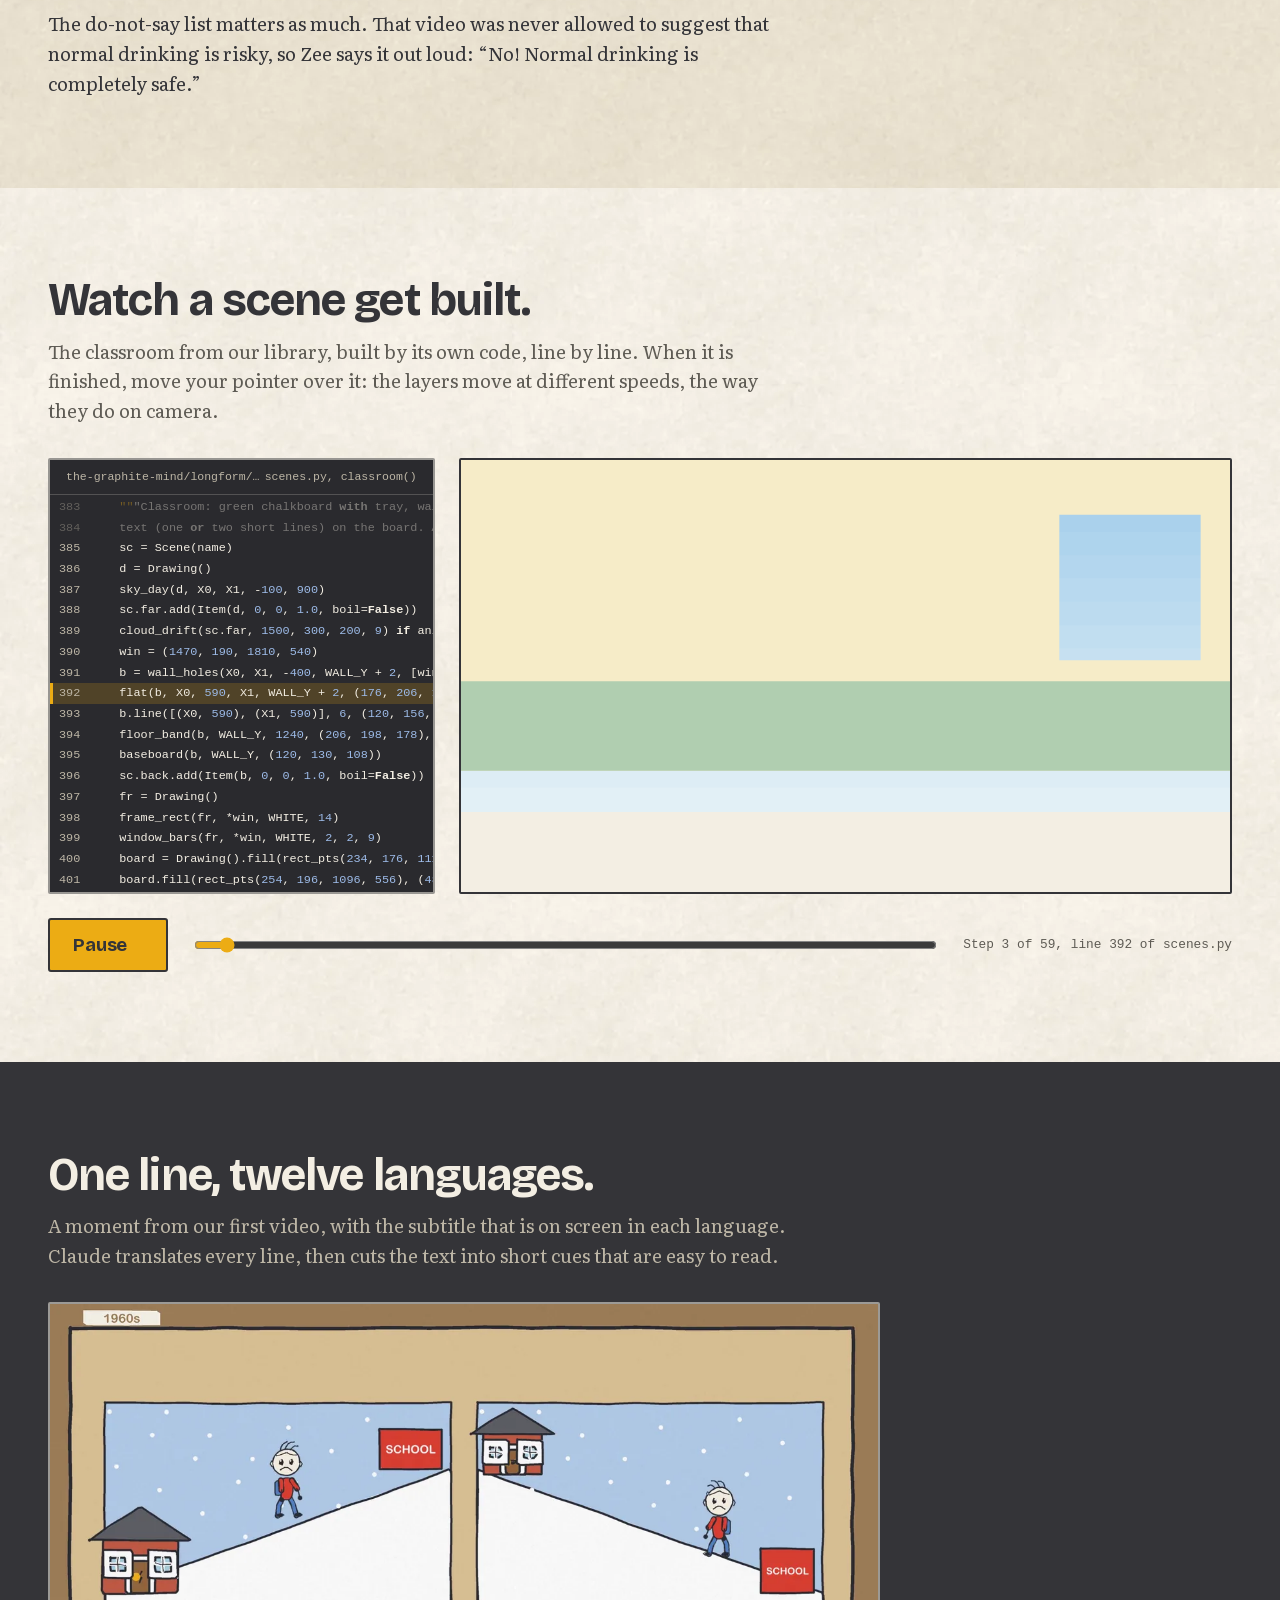
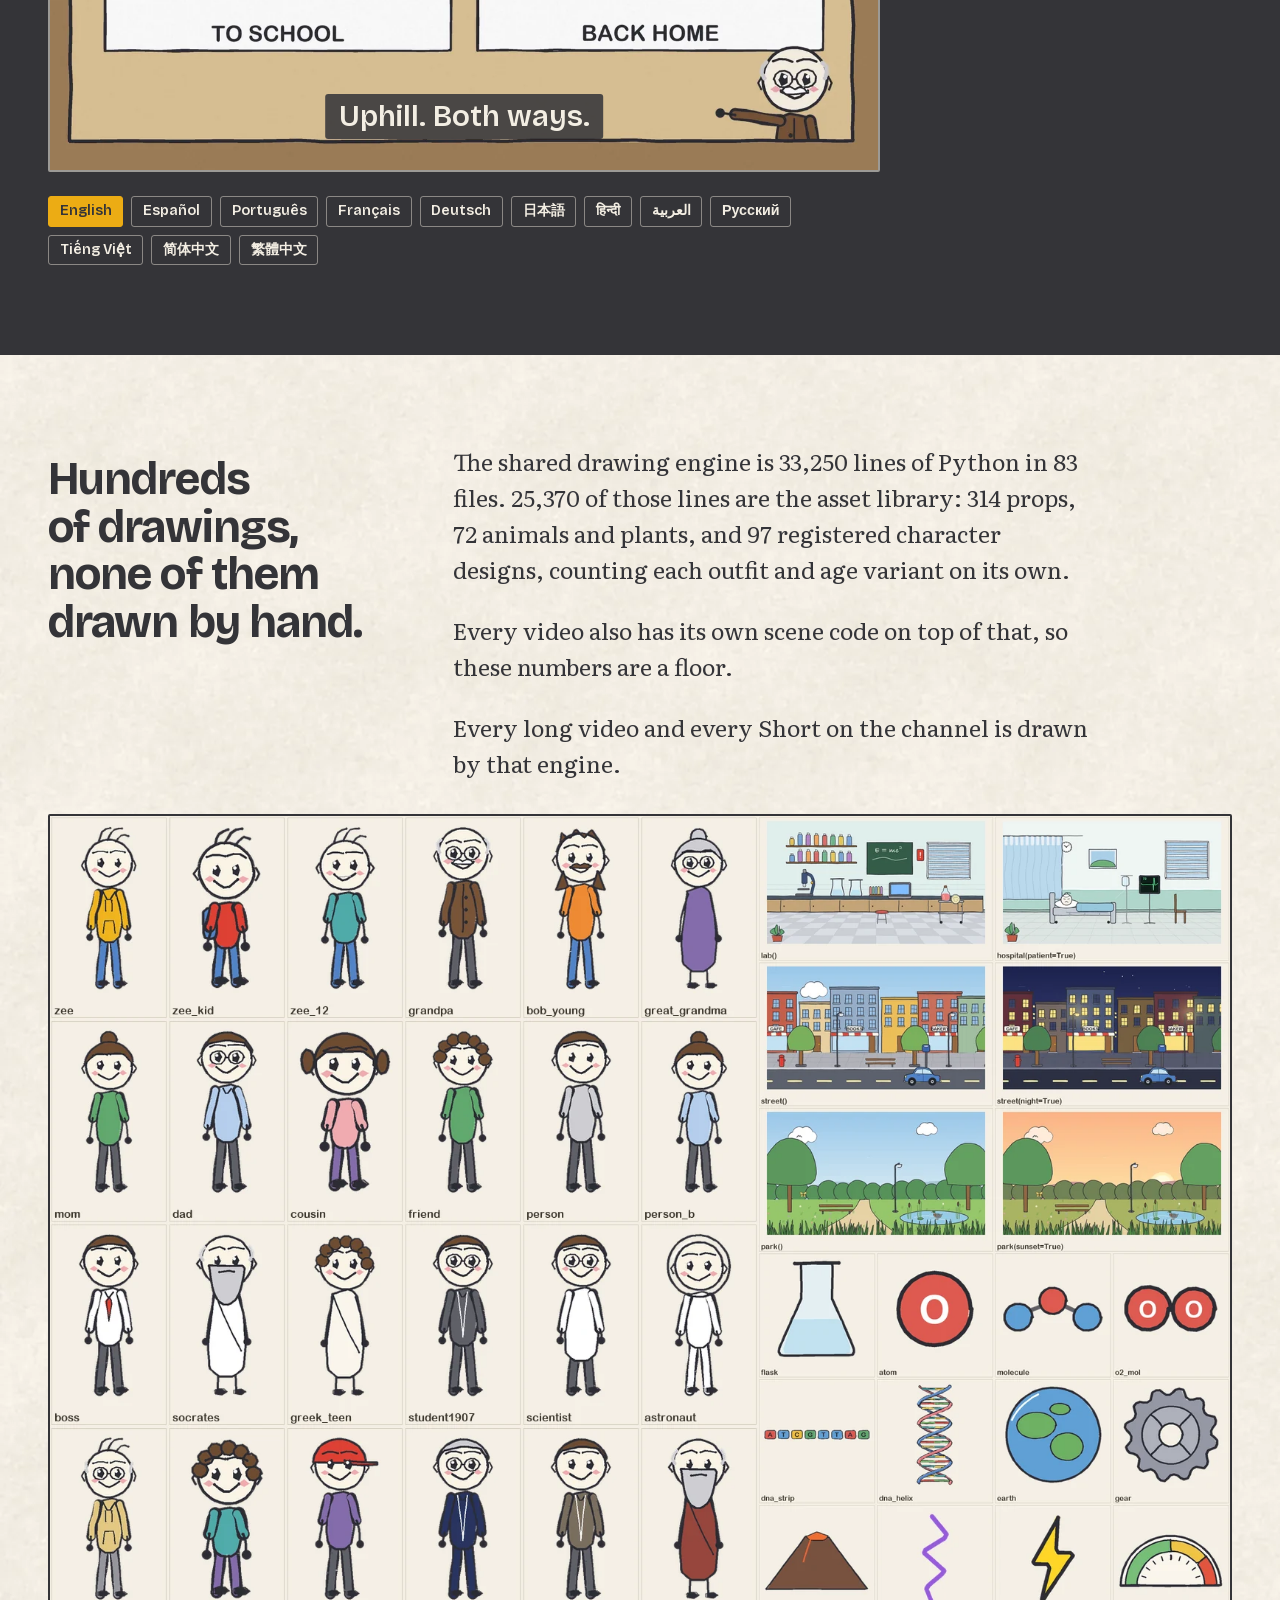
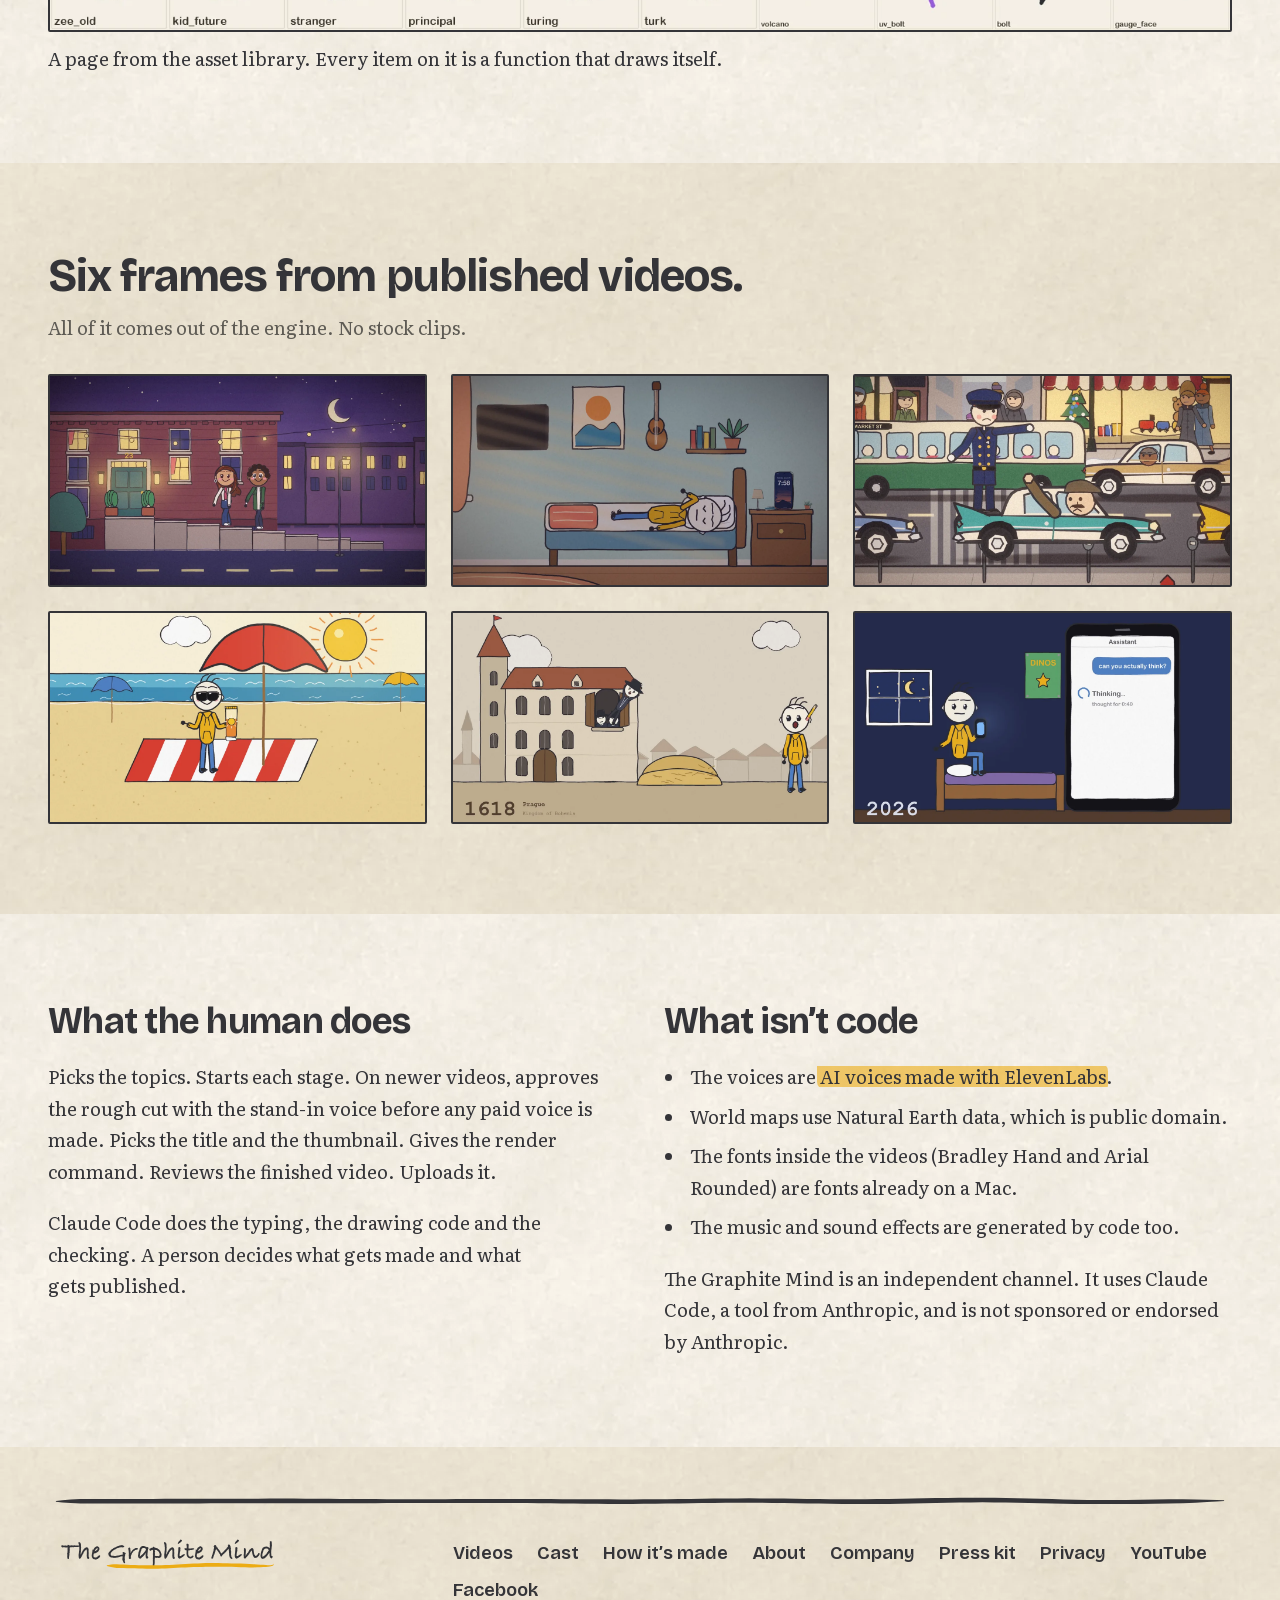
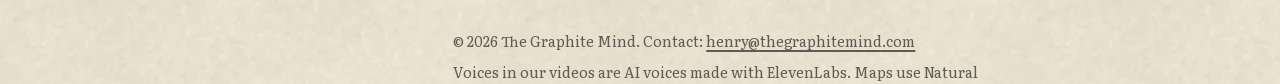
<file: how-its-made.html>
<!doctype html>
<html lang="en">
<head>
  <meta charset="utf-8">
  <meta name="viewport" content="width=device-width, initial-scale=1">
  <title>How it's made | The Graphite Mind</title>
  <meta name="description" content="Watch a scene get drawn by its own code, follow one video from topic to final render, and see how each fact is checked before it is drawn.">
  <link rel="canonical" href="https://thegraphitemind.com/how-its-made.html">
  <meta name="theme-color" content="#F3EEE3">
  <meta name="color-scheme" content="light">
  <link rel="icon" href="/assets/img/brand/favicon.svg" type="image/svg+xml">
  <link rel="icon" href="/assets/img/brand/favicon-32.png" sizes="32x32" type="image/png">
  <link rel="icon" href="/assets/img/brand/favicon-16.png" sizes="16x16" type="image/png">
  <link rel="apple-touch-icon" href="/assets/img/brand/apple-touch-icon.png">
  <link rel="manifest" href="/site.webmanifest">
  <meta property="og:type" content="website">
  <meta property="og:site_name" content="The Graphite Mind">
  <meta property="og:title" content="How it&#x27;s made | The Graphite Mind">
  <meta property="og:description" content="Watch a scene get drawn by its own code, follow one video from topic to final render, and see how each fact is checked before it is drawn.">
  <meta property="og:url" content="https://thegraphitemind.com/how-its-made.html">
  <meta property="og:image" content="https://thegraphitemind.com/assets/img/brand/og-image.jpg">
  <meta property="og:image:width" content="1200">
  <meta property="og:image:height" content="630">
  <meta property="og:image:alt" content="The Graphite Mind wordmark with Zee and the cast on ivory paper: Big questions, drawn in code.">
  <meta name="twitter:card" content="summary_large_image">
  <meta name="twitter:title" content="How it&#x27;s made | The Graphite Mind">
  <meta name="twitter:description" content="Watch a scene get drawn by its own code, follow one video from topic to final render, and see how each fact is checked before it is drawn.">
  <meta name="twitter:image" content="https://thegraphitemind.com/assets/img/brand/og-image.jpg">
  <link rel="preload" href="/assets/fonts/bricolage-grotesque-latin.woff2" as="font" type="font/woff2" crossorigin>
  <link rel="preload" href="/assets/fonts/literata-latin.woff2" as="font" type="font/woff2" crossorigin>
  <link rel="stylesheet" href="/assets/css/site.css">
</head>
<body>
<a class="skip-link" href="#main">Skip to content</a>
<header class="site-header">
  <div class="wrap">
    <a class="brand" href="/"><img src="/assets/img/brand/wordmark.svg" width="900" height="200" alt="The Graphite Mind, home"></a>
    <nav class="nav-desktop" aria-label="Main">
      <a class="nav-link" href="/#videos">Videos</a>
      <a class="nav-link" href="/cast.html">Cast</a>
      <a class="nav-link" href="/how-its-made.html" aria-current="page">How it’s made</a>
      <a class="nav-link" href="/about.html">About</a>
      <a class="nav-link" href="/company.html">Company</a>
      <a class="btn btn--ink btn--small" href="https://www.youtube.com/@TheGraphiteMind?sub_confirmation=1"><svg viewBox="0 0 12 14" aria-hidden="true" focusable="false"><path d="M1 1.2 11 7 1 12.8z" fill="currentColor"/></svg> Subscribe</a>
    </nav>
    <details class="menu">
      <summary>Menu</summary>
      <nav class="menu-panel" aria-label="Menu">
        <a class="nav-link" href="/#videos">Videos</a>
        <a class="nav-link" href="/cast.html">Cast</a>
        <a class="nav-link" href="/how-its-made.html" aria-current="page">How it’s made</a>
        <a class="nav-link" href="/about.html">About</a>
        <a class="nav-link" href="/company.html">Company</a>
        <a class="btn btn--ink " href="https://www.youtube.com/@TheGraphiteMind?sub_confirmation=1"><svg viewBox="0 0 12 14" aria-hidden="true" focusable="false"><path d="M1 1.2 11 7 1 12.8z" fill="currentColor"/></svg> Subscribe</a>
      </nav>
    </details>
  </div>
</header>
<main id="main">
<div class="wrap page-head">
  <h1>How a video gets made.</h1>
  <p class="lead">A person picks the topic. Claude researches it, writes the script and writes the code that draws every frame. Nothing is drawn by hand and nothing is stock footage.</p>
</div>

<section class="section section--tight-top" id="log" aria-labelledby="h-log">
  <div class="wrap">
    <div class="section-head">
      <h2 id="h-log">One video, start to finish.</h2>
      <p>The production log of our next video, <em>Everything Is Poison</em>, shortened. Claude Opus reviews, Claude Sonnet builds, and the founder has the last word.</p>
    </div>
    <div class="feed">
      <ol class="rail" aria-label="Stages">
        <li class="rail__step" data-stage="research">Research</li>
        <li class="rail__step" data-stage="script">Script</li>
        <li class="rail__step" data-stage="build">Animation</li>
        <li class="rail__step" data-stage="voice">Voices</li>
        <li class="rail__step" data-stage="ship">Review and render</li>
      </ol>
      <ol class="feed__list">
        <li class="feed__item feed__item--stage" data-stage="research">Research</li>
        <li class="feed__item" data-stage="research"><span class="who who--human">Founder</span><p>Picks the topic: everything is a poison, so why is that not scary?</p></li>
        <li class="feed__item" data-stage="research"><span class="who who--opus">Claude Opus 5.5</span><p>Grades 51 claims by strength of evidence, from A (solid) to D (do not say). Lists 13 things the video must never say.</p></li>
        <li class="feed__item feed__item--stage" data-stage="script">Script</li>
        <li class="feed__item" data-stage="script"><span class="who who--opus">Claude Opus 5.5</span><p>Locks the script: 92 spoken lines, each with the picture it needs and a note on how to say it.</p></li>
        <li class="feed__item feed__item--stage" data-stage="build">Animation, in review rounds</li>
        <li class="feed__item" data-stage="build"><span class="who who--opus">Claude Opus 5.5</span><p>Briefs the builder: a rough animatic first. To pass, timing must be clean, no voices may overlap and loudness must be even.</p></li>
        <li class="feed__item" data-stage="build"><span class="who who--sonnet">Claude Sonnet 5.5</span><p>Writes the scene code and renders the animatic: 71 scenes, 7 minutes 55 seconds.</p></li>
        <li class="feed__item" data-stage="build"><span class="who who--opus">Claude Opus 5.5</span><p><span class="verdict verdict--no">Round 3: rejected</span> Five labels on the closing cards shrank below 44 pixels, too small to read on a phone.</p></li>
        <li class="feed__item" data-stage="build"><span class="who who--sonnet">Claude Sonnet 5.5</span><p>Fixes it: all five labels back at 44 pixels, each inside its card.</p></li>
        <li class="feed__item" data-stage="build"><span class="who who--opus">Claude Opus 5.5</span><p><span class="verdict verdict--yes">Round 4: passed</span> Loudness &minus;14.00 LUFS, every spoken line within 0.4 dB of the others.</p></li>
        <li class="feed__item feed__item--stage" data-stage="voice">Voices</li>
        <li class="feed__item" data-stage="voice"><span class="who who--tool">ElevenLabs</span><p>92 lines voiced, one take per line. Every scene is then re-timed to the real voice.</p></li>
        <li class="feed__item feed__item--stage" data-stage="ship">Review and render</li>
        <li class="feed__item" data-stage="ship"><span class="who who--human">Founder</span><p>Watches the cut and sends notes: the elbows look wrong when Zee drinks.</p></li>
        <li class="feed__item" data-stage="ship"><span class="who who--opus">Claude</span><p>Fixes the drinking pose: the elbow now hangs below the shoulder, like a real arm.</p>
          <figure class="ba">
            <div class="ba__frame" style="--pos:50%">
              <img class="ba__img ba__img--before" src="/assets/img/log/elbow-before.webp" width="820" height="656" loading="lazy" decoding="async" alt="Before the fix: Zee drinks from a cup with the arm pointing straight up beside the head, so no elbow shows.">
              <img class="ba__img ba__img--after" src="/assets/img/log/elbow-after.webp" width="820" height="656" loading="lazy" decoding="async" alt="After the fix: Zee holds the same cup with the elbow bent low, beside the body.">
              <input class="ba__range" type="range" min="0" max="100" value="50" aria-label="Slide to compare before and after the fix" aria-valuetext="Half before, half after">
              <span class="ba__line" aria-hidden="true"></span>
              <span class="ba__tag ba__tag--before" aria-hidden="true">Before</span>
              <span class="ba__tag ba__tag--after" aria-hidden="true">After</span>
            </div>
            <figcaption>The same second of the video, rendered before and after the fix on 7 October.</figcaption>
          </figure>
        </li>
        <li class="feed__item" data-stage="ship"><span class="who who--render">Render</span><p>Final render: 8 minutes 37 seconds, &minus;14.0 LUFS, English subtitles.</p></li>
      </ol>
      <button class="link-plain feed__again" type="button" hidden>Play the log again</button>
    </div>
    <details class="stages-more">
      <summary>The five stages in detail</summary>
      <ol class="pipeline">
      <li>
        <div class="p-head"><h3>Research and script</h3></div>
        <dl>
          <dt>What happens</dt>
          <dd>Claude researches the topic and writes down each claim with its source and how sure we can be. Then it argues with its own draft from several seats: fact-checker, American viewer, animator, skeptical teacher. The script ends up as a table: each spoken sentence, the picture that goes with it, and a note on how it should sound.</dd>
          <dt>Tools</dt>
          <dd>Claude Code running Claude Opus. No code yet.</dd>
          <dt>What the human does</dt>
          <dd>Picks the topic, starts the session, reads the script.</dd>
        </dl>
      </li>
      <li>
        <div class="p-head"><h3>Code the video, with a stand-in voice</h3></div>
        <dl>
          <dt>What happens</dt>
          <dd>Claude writes Python that draws every scene: characters, props, backgrounds, maps, charts, transitions. A shared engine and a library of drawings supply the parts, so Zee, the kitchen and the world map are reused, not redrawn. Timing comes from a stand-in voice, the text-to-speech built into macOS. Claude renders preview frames and looks at every scene. Two checkers then scan the layout: one finds covered text or text on a busy background, the other finds text drawn over pictures.</dd>
          <dt>Tools</dt>
          <dd>Claude Code running Claude Sonnet. The hardest scenes (maps, animated charts, many layers) get the same session switched to maximum effort. Python with Pillow and NumPy draws the frames, and ffmpeg assembles them.</dd>
          <dt>What the human does</dt>
          <dd>Starts the stage. On newer videos, also approves the rough cut with the stand-in voice before any paid voice is made.</dd>
        </dl>
      </li>
      <li>
        <div class="p-head"><h3>Voices</h3></div>
        <dl>
          <dt>What happens</dt>
          <dd>Each sentence gets its own take, with delivery tags taken from the script&rsquo;s tone notes. Hard names are spelled out phonetically. Then the scenes are re-timed to the real voice, because real takes run longer or shorter than the stand-in.</dd>
          <dt>Tools</dt>
          <dd>ElevenLabs text-to-speech, called from Claude Code. The narrator is Max and Zee has a separate voice. They are AI voices.</dd>
          <dt>What the human does</dt>
          <dd>Starts the stage. Claude tries three to five sentences first to settle the voice and the delivery, then does the rest.</dd>
        </dl>
      </li>
      <li>
        <div class="p-head"><h3>Subtitles, titles and thumbnails</h3></div>
        <dl>
          <dt>What happens</dt>
          <dd>Subtitles are translated sentence by sentence into at least eight more languages and cut into short one-line cues. Claude writes at least five title options and builds at least five thumbnails, each from a different angle on the story, and checks that they still read at 320 pixels wide. Chapter marks in the description come from the timing file.</dd>
          <dt>Tools</dt>
          <dd>Claude Code: Sonnet for subtitles, Opus for thumbnails and translation. Thumbnails are drawn with the same character code as the video.</dd>
          <dt>What the human does</dt>
          <dd>Picks the title and the thumbnail.</dd>
        </dl>
      </li>
      <li>
        <div class="p-head"><h3>Render and review</h3></div>
        <dl>
          <dt>What happens</dt>
          <dd>The final render only starts when the human says &ldquo;render video&rdquo;. Then a fresh Claude session, one that did not build the video, checks a frame about every three seconds and measures the loudness of every spoken line. Each line is balanced, then the whole track is normalized to &minus;14 LUFS with a limiter.</dd>
          <dt>Tools</dt>
          <dd>Claude Code running Claude Opus, in a new session so the reviewer is not the builder. Renders go through a queue, one at a time, on a MacBook Air with 8 GB of RAM.</dd>
          <dt>What the human does</dt>
          <dd>Gives the render command, watches the finished video, reports small visual glitches, and uploads it to YouTube.</dd>
        </dl>
      </li>
    </ol>
    </details>
  </div>
</section>

<section class="section band-2" id="facts" aria-labelledby="h-facts">
  <div class="wrap">
    <div class="section-head">
      <h2 id="h-facts">How a fact gets into a script.</h2>
      <p>Before anything is drawn, Claude Opus 5.5 researches the topic, grades every claim by how strong the evidence is, and argues with its own draft in a review round. The founder reads the result.</p>
    </div>
    <dl class="grades">
      <div><dt>A</dt><dd>Solid: official or several independent sources.</dd></div>
      <div><dt>B</dt><dd>Likely: a good source, numbers rounded.</dd></div>
      <div><dt>C</dt><dd>Debated: the line has to say &ldquo;may&rdquo;.</dd></div>
      <div><dt>D</dt><dd>Wrong or unproven: never said.</dd></div>
    </dl>
    <ol class="roadmap factflow">
      <li>
        <h3>The source</h3>
        <blockquote>&ldquo;All things are poison, and nothing is without poison. Only the dose makes a thing not a poison.&rdquo;</blockquote>
        <p>Paracelsus, 1538, in translation. Graded A.</p>
      </li>
      <li>
        <h3>The catch</h3>
        <p>The famous short version, &ldquo;the dose makes the poison&rdquo;, came later. He never wrote those exact words, so the video cannot say he did.</p>
      </li>
      <li>
        <h3>The line in the video</h3>
        <blockquote>&ldquo;Today we say it shorter: the dose makes the poison.&rdquo;</blockquote>
        <p>One of 51 graded claims behind this video.</p>
      </li>
    </ol>
    <p class="factnote">The do-not-say list matters as much. That video was never allowed to suggest that normal drinking is risky, so Zee says it out loud: <q>No! Normal drinking is completely safe.</q></p>
  </div>
</section>

<section class="section" id="scene" aria-labelledby="h-scene">
  <div class="wrap">
    <div class="section-head">
      <h2 id="h-scene">Watch a scene get built.</h2>
      <p>The classroom from our library, built by its own code, line by line. When it is finished, move your pointer over it: the layers move at different speeds, the way they do on camera.</p>
    </div>
    <div class="drawon drawon--scene" data-src="/assets/data/drawon-classroom.json" data-ms="330" data-parallax data-label="A drawn classroom with a chalkboard, a clock, a teacher's desk and three student desks, built step by step by the code next to it">
      <div class="drawon__code" role="region" aria-label="The Python function that builds the classroom, with the running line highlighted">
        <p class="drawon__file">the-graphite-mind/longform/engine/kitlib/scenes.py</p>
        <ol class="drawon__lines" tabindex="0"></ol>
      </div>
      <div class="drawon__art"><img src="/assets/img/making/classroom-built.webp" srcset="/assets/img/making/classroom-built-640.webp 640w, /assets/img/making/classroom-built.webp 1280w" sizes="(min-width: 900px) 60vw, 100vw" width="1280" height="720" loading="lazy" decoding="async" alt="The finished classroom: a chalkboard reading ABC 1+2=3, a wall clock, a cork board, a window, the teacher's desk with an apple, and three student desks with backpacks."></div>
      <div class="drawon__bar">
        <button class="btn drawon__play" type="button" aria-pressed="false">Play</button>
        <input class="drawon__scrub" type="range" min="0" max="0" value="0" aria-label="Scrub through the build, one code step at a time">
        <p class="drawon__status" aria-live="off">Every shape, in the order the code makes it.</p>
      </div>
    </div>
  </div>
</section>

<section class="section band-ink on-ink" id="languages" aria-labelledby="h-langs">
  <div class="wrap">
    <div class="section-head">
      <h2 id="h-langs">One line, twelve languages.</h2>
      <p>A moment from our first video, with the subtitle that is on screen in each language. Claude translates every line, then cuts the text into short cues that are easy to read.</p>
    </div>
    <div class="langs">
      <figure class="langs__stage">
        <img src="/assets/img/making/frame-langs.webp" srcset="/assets/img/making/frame-langs-640.webp 640w, /assets/img/making/frame-langs.webp 1280w" sizes="(min-width: 1000px) 52rem, 100vw" width="1280" height="720" loading="lazy" decoding="async" alt="A frame from the video: a boy walks uphill through snow to school, and uphill again on the way back home.">
        <p class="langs__big" lang="en">Uphill. Both ways.</p>
      </figure>
      <div class="langs__tabs" role="group" aria-label="Subtitle language">
        <button class="langs__tab" type="button" aria-pressed="false" data-lang="en" data-line="Uphill. Both ways.">English</button>
        <button class="langs__tab" type="button" aria-pressed="false" data-lang="es" data-line="Ida y vuelta.">Español</button>
        <button class="langs__tab" type="button" aria-pressed="false" data-lang="pt-BR" data-line="Na ida e na volta.">Português</button>
        <button class="langs__tab" type="button" aria-pressed="false" data-lang="fr" data-line="Dans les deux sens.">Français</button>
        <button class="langs__tab" type="button" aria-pressed="false" data-lang="de" data-line="In beide Richtungen.">Deutsch</button>
        <button class="langs__tab" type="button" aria-pressed="false" data-lang="ja" data-line="行きも帰りもだ。">日本語</button>
        <button class="langs__tab" type="button" aria-pressed="false" data-lang="hi" data-line="आना भी, जाना भी।">हिन्दी</button>
        <button class="langs__tab" type="button" aria-pressed="false" data-lang="ar" data-dir="rtl" data-line="ذهابًا وإيابًا.">العربية</button>
        <button class="langs__tab" type="button" aria-pressed="false" data-lang="ru" data-line="В обе стороны.">Русский</button>
        <button class="langs__tab" type="button" aria-pressed="false" data-lang="vi" data-line="Cả lúc đi lẫn lúc về.">Tiếng Việt</button>
        <button class="langs__tab" type="button" aria-pressed="false" data-lang="zh-Hans" data-line="来回都是上坡。">简体中文</button>
        <button class="langs__tab" type="button" aria-pressed="false" data-lang="zh-Hant" data-line="去程回程都是上坡。">繁體中文</button>
      </div>
    </div>
  </div>
</section>

<section class="section" aria-labelledby="h-lib">
  <div class="wrap">
    <div class="split">
      <div class="split__head"><h2 id="h-lib">Hundreds of drawings, none of them drawn by hand.</h2></div>
      <div class="split__body stats-prose"><p>The shared drawing engine is 33,250 lines of Python in 83 files. 25,370 of those lines are the asset library: 314 props, 72 animals and plants, and 97 registered character designs, counting each outfit and age variant on its own.</p>
<p>Every video also has its own scene code on top of that, so these numbers are a floor.</p>
<p>Every long video and every Short on the channel is drawn by that engine.</p></div>
    </div>
    <figure class="kitlib">
      <img src="/assets/img/making/kitlib-sheet.webp" width="1600" height="1104" alt="A contact sheet from our asset library showing dozens of drawn characters, props and objects, each one produced by Python code." loading="lazy" decoding="async">
      <figcaption>A page from the asset library. Every item on it is a function that draws itself.</figcaption>
    </figure>
  </div>
</section>

<section class="section band-2" aria-labelledby="h-frames">
  <div class="wrap">
    <div class="section-head"><h2 id="h-frames">Six frames from published videos.</h2><p>All of it comes out of the engine. No stock clips.</p></div>
    <ul class="frames">
<li><img src="/assets/img/making/frame-1.webp" width="1280" height="720" alt="Ruby and Leo on a stoop at night in front of a brick house, from the dating video."></li>
<li><img src="/assets/img/making/frame-2.webp" width="1280" height="720" alt="Zee asleep in bed, a phone on the nightstand reading 7:58, from the Hawaii alert video."></li>
<li><img src="/assets/img/making/frame-3.webp" width="1280" height="720" alt="A police officer waves traffic past buses and cars on a crowded shopping street, from the Black Friday video."></li>
<li><img src="/assets/img/making/frame-4.webp" width="1280" height="720" alt="Zee on a beach under a red umbrella, holding sunscreen, from the sunlight video."></li>
<li><img src="/assets/img/making/frame-5.webp" width="1280" height="720" alt="A tower and a house on a hill in Prague, 1618, with figures at a window, from the wars video."></li>
<li><img src="/assets/img/making/frame-6.webp" width="1280" height="720" alt="Zee sitting on a bed at night, asking a chat assistant if it can actually think, from the AI history video."></li>
</ul>
  </div>
</section>

<section class="section" aria-labelledby="h-human">
  <div class="wrap">
    <div class="two-col">
      <div>
        <h2 id="h-human" style="font-size:var(--step-3)">What the human does</h2>
        <div class="prose" style="margin-top:1.25rem">
          <p>Picks the topics. Starts each stage. On newer videos, approves the rough cut with the stand-in voice before any paid voice is made. Picks the title and the thumbnail. Gives the render command. Reviews the finished video. Uploads it.</p>
          <p>Claude Code does the typing, the drawing code and the checking. A person decides what gets made and what gets published.</p>
        </div>
      </div>
      <div>
        <h2 style="font-size:var(--step-3)">What isn&rsquo;t code</h2>
        <div class="prose" style="margin-top:1.25rem">
          <ul>
            <li>The voices are <mark>AI voices made with ElevenLabs</mark>.</li>
            <li>World maps use Natural Earth data, which is public domain.</li>
            <li>The fonts inside the videos (Bradley Hand and Arial Rounded) are fonts already on a Mac.</li>
            <li>The music and sound effects are generated by code too.</li>
          </ul>
          <p>The Graphite Mind is an independent channel. It uses Claude Code, a tool from Anthropic, and is not sponsored or endorsed by Anthropic.</p>
        </div>
      </div>
    </div>
  </div>
</section>
</main>
<footer class="site-footer">
  <div class="wrap">
    <div class="rule" role="presentation"></div>
    <div class="footer-grid">
      <a class="brand" href="/"><img src="/assets/img/brand/wordmark.svg" width="900" height="200" alt="The Graphite Mind, home" loading="lazy"></a>
      <div class="footer-nav-wrap">
        <ul class="footer-nav">
          <li><a href="/#videos">Videos</a></li>
          <li><a href="/cast.html">Cast</a></li>
          <li><a href="/how-its-made.html">How it’s made</a></li>
          <li><a href="/about.html">About</a></li>
          <li><a href="/company.html">Company</a></li>
          <li><a href="/press.html">Press kit</a></li>
          <li><a href="/privacy.html">Privacy</a></li>
          <li><a href="https://www.youtube.com/@TheGraphiteMind">YouTube</a></li>
          <li><a href="https://www.facebook.com/profile.php?id=61594804304042">Facebook</a></li>
        </ul>
        <p class="footer-small" style="margin-top:1.5rem">&copy; 2026 The Graphite Mind. Contact: <a href="mailto:henry@thegraphitemind.com">henry@thegraphitemind.com</a></p>
        <p class="footer-small" style="margin-top:0.5rem">Voices in our videos are AI voices made with ElevenLabs. Maps use Natural Earth data.</p>
      </div>
    </div>
  </div>
</footer>
<script src="/assets/js/site.js" defer></script>
<script src="/assets/js/v3.js" defer></script>
</body>
</html>
</file>
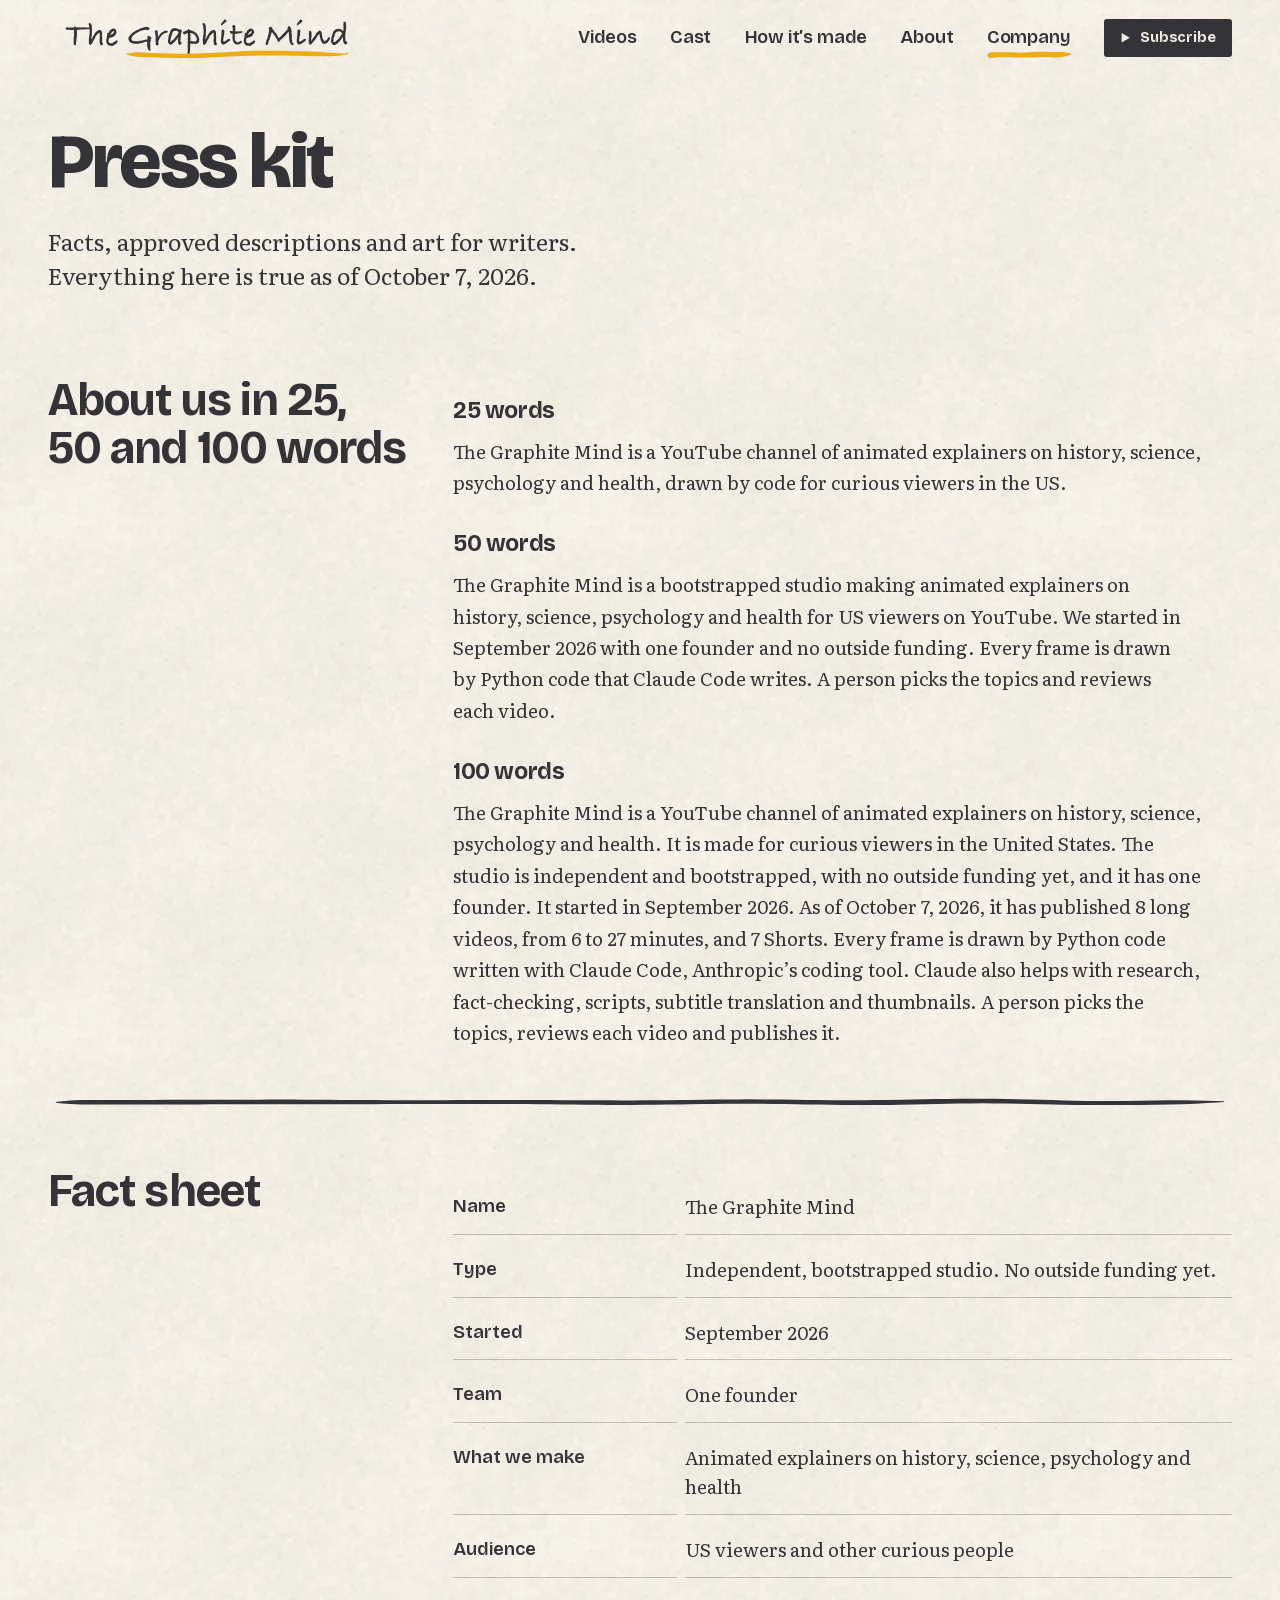
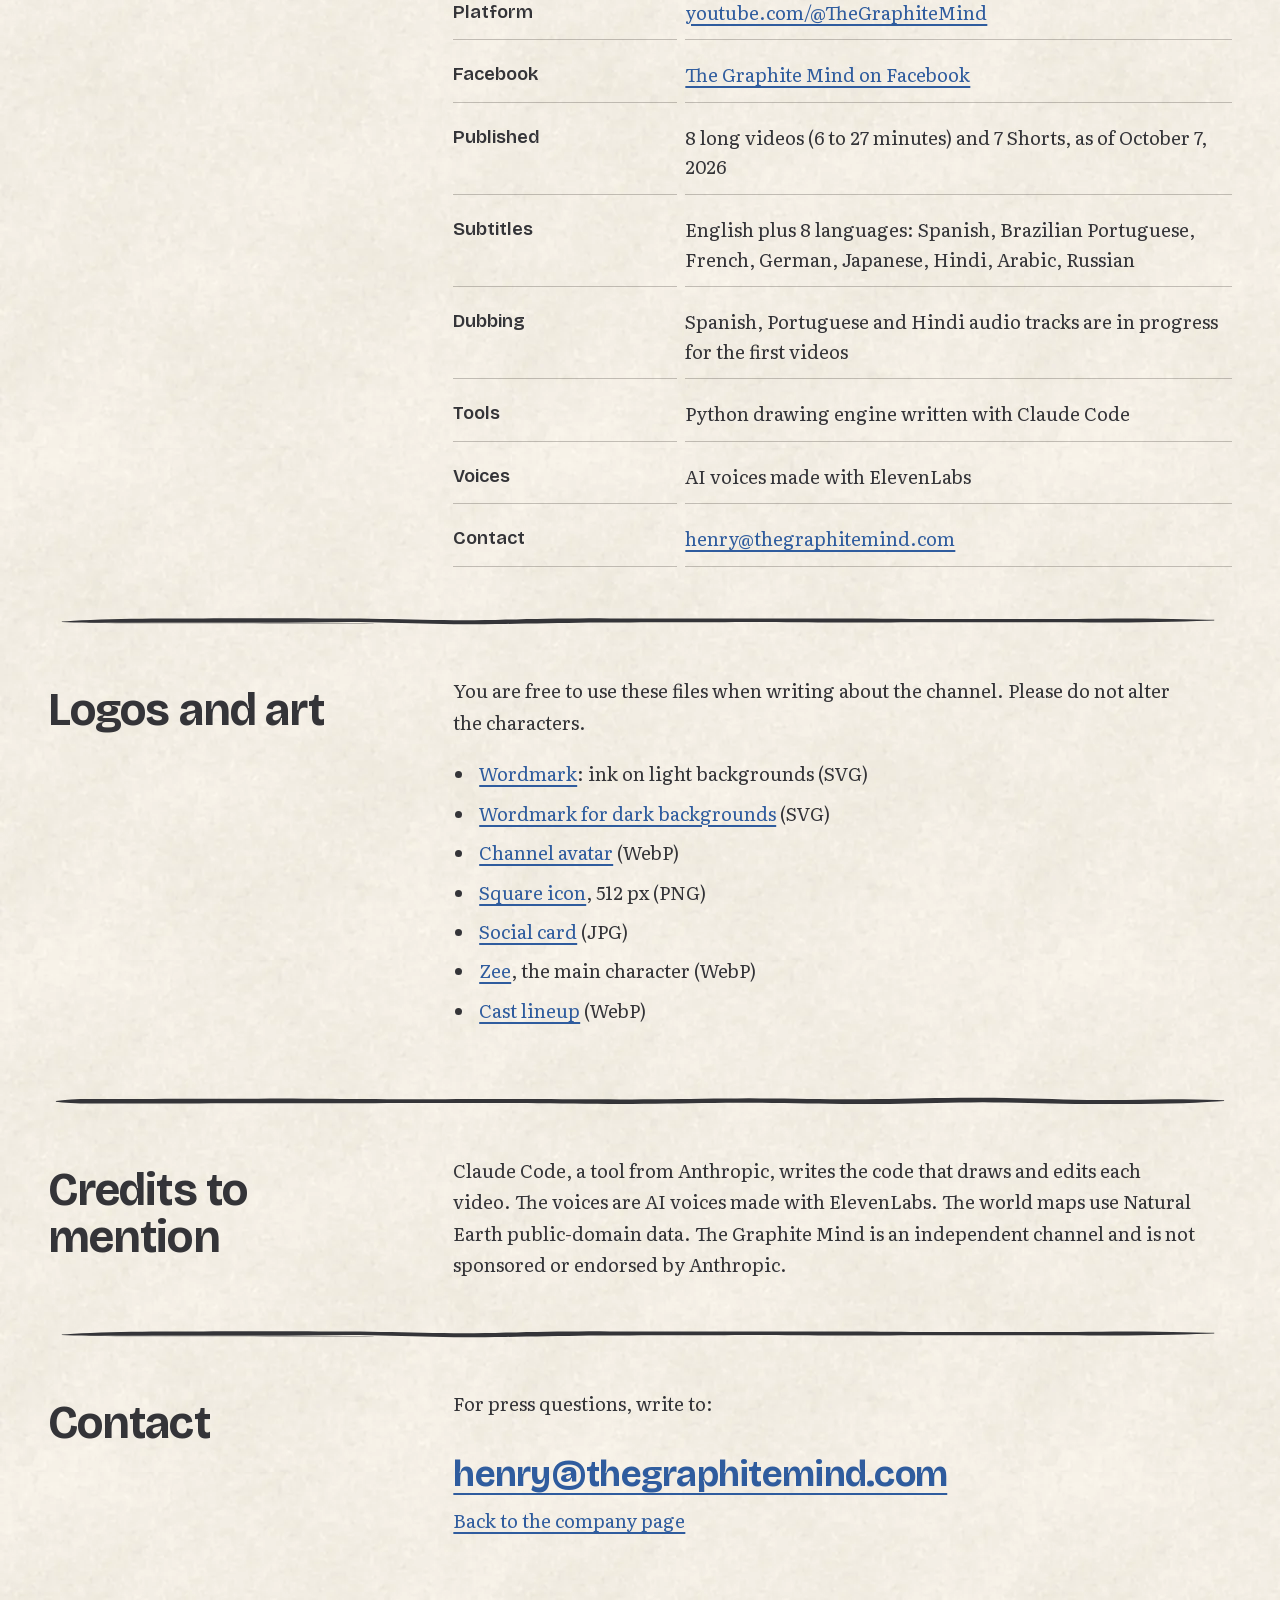
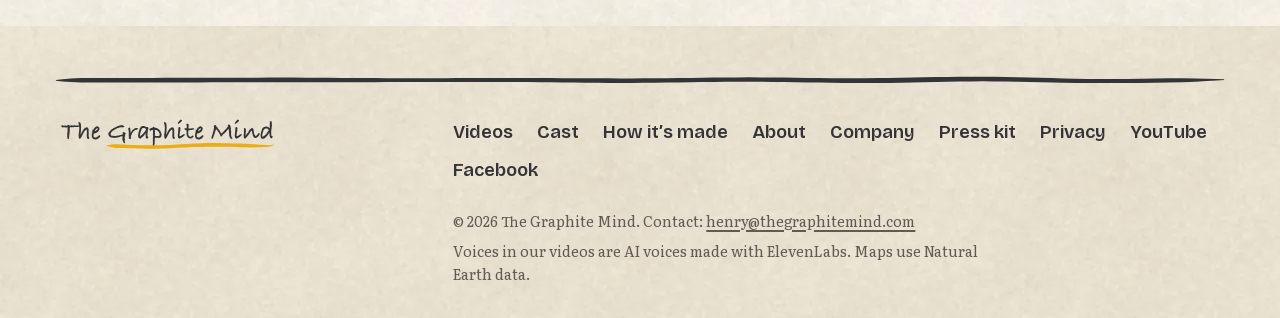
<file: press.html>
<!doctype html>
<html lang="en">
<head>
  <meta charset="utf-8">
  <meta name="viewport" content="width=device-width, initial-scale=1">
  <title>Press kit | The Graphite Mind</title>
  <meta name="description" content="Facts, short descriptions, logos and character art for writers covering The Graphite Mind, an independent YouTube channel of animated explainers. Contact details included.">
  <link rel="canonical" href="https://thegraphitemind.com/press.html">
  <meta name="theme-color" content="#F3EEE3">
  <meta name="color-scheme" content="light">
  <link rel="icon" href="/assets/img/brand/favicon.svg" type="image/svg+xml">
  <link rel="icon" href="/assets/img/brand/favicon-32.png" sizes="32x32" type="image/png">
  <link rel="icon" href="/assets/img/brand/favicon-16.png" sizes="16x16" type="image/png">
  <link rel="apple-touch-icon" href="/assets/img/brand/apple-touch-icon.png">
  <link rel="manifest" href="/site.webmanifest">
  <meta property="og:type" content="website">
  <meta property="og:site_name" content="The Graphite Mind">
  <meta property="og:title" content="Press kit | The Graphite Mind">
  <meta property="og:description" content="Facts, short descriptions, logos and character art for writers covering The Graphite Mind, an independent YouTube channel of animated explainers. Contact details included.">
  <meta property="og:url" content="https://thegraphitemind.com/press.html">
  <meta property="og:image" content="https://thegraphitemind.com/assets/img/brand/og-image.jpg">
  <meta property="og:image:width" content="1200">
  <meta property="og:image:height" content="630">
  <meta property="og:image:alt" content="The Graphite Mind wordmark with Zee and the cast on ivory paper: Big questions, drawn in code.">
  <meta name="twitter:card" content="summary_large_image">
  <meta name="twitter:title" content="Press kit | The Graphite Mind">
  <meta name="twitter:description" content="Facts, short descriptions, logos and character art for writers covering The Graphite Mind, an independent YouTube channel of animated explainers. Contact details included.">
  <meta name="twitter:image" content="https://thegraphitemind.com/assets/img/brand/og-image.jpg">
  <link rel="preload" href="/assets/fonts/bricolage-grotesque-latin.woff2" as="font" type="font/woff2" crossorigin>
  <link rel="preload" href="/assets/fonts/literata-latin.woff2" as="font" type="font/woff2" crossorigin>
  <link rel="stylesheet" href="/assets/css/site.css">
</head>
<body>
<a class="skip-link" href="#main">Skip to content</a>
<header class="site-header">
  <div class="wrap">
    <a class="brand" href="/"><img src="/assets/img/brand/wordmark.svg" width="900" height="200" alt="The Graphite Mind, home"></a>
    <nav class="nav-desktop" aria-label="Main">
      <a class="nav-link" href="/#videos">Videos</a>
      <a class="nav-link" href="/cast.html">Cast</a>
      <a class="nav-link" href="/how-its-made.html">How it’s made</a>
      <a class="nav-link" href="/about.html">About</a>
      <a class="nav-link" href="/company.html" aria-current="page">Company</a>
      <a class="btn btn--ink btn--small" href="https://www.youtube.com/@TheGraphiteMind?sub_confirmation=1"><svg viewBox="0 0 12 14" aria-hidden="true" focusable="false"><path d="M1 1.2 11 7 1 12.8z" fill="currentColor"/></svg> Subscribe</a>
    </nav>
    <details class="menu">
      <summary>Menu</summary>
      <nav class="menu-panel" aria-label="Menu">
        <a class="nav-link" href="/#videos">Videos</a>
        <a class="nav-link" href="/cast.html">Cast</a>
        <a class="nav-link" href="/how-its-made.html">How it’s made</a>
        <a class="nav-link" href="/about.html">About</a>
        <a class="nav-link" href="/company.html" aria-current="page">Company</a>
        <a class="btn btn--ink " href="https://www.youtube.com/@TheGraphiteMind?sub_confirmation=1"><svg viewBox="0 0 12 14" aria-hidden="true" focusable="false"><path d="M1 1.2 11 7 1 12.8z" fill="currentColor"/></svg> Subscribe</a>
      </nav>
    </details>
  </div>
</header>
<main id="main">
<div class="wrap page-head">
  <div class="page-head__text">
    <h1>Press kit</h1>
    <p class="lead">Facts, approved descriptions and art for writers. Everything here is true as of October 7, 2026.</p>
  </div>
</div>

<section class="section section--tight-top">
  <div class="wrap">
    <div class="split">
      <div class="split__head"><h2>About us in 25, 50 and 100 words</h2></div>
      <div class="split__body prose">
        <h3>25 words</h3>
        <p>The Graphite Mind is a YouTube channel of animated explainers on history, science, psychology and health, drawn by code for curious viewers in the US.</p>
        <h3>50 words</h3>
        <p>The Graphite Mind is a bootstrapped studio making animated explainers on history, science, psychology and health for US viewers on YouTube. We started in September 2026 with one founder and no outside funding. Every frame is drawn by Python code that Claude Code writes. A person picks the topics and reviews each video.</p>
        <h3>100 words</h3>
        <p>The Graphite Mind is a YouTube channel of animated explainers on history, science, psychology and health. It is made for curious viewers in the United States. The studio is independent and bootstrapped, with no outside funding yet, and it has one founder. It started in September 2026. As of October 7, 2026, it has published 8 long videos, from 6 to 27 minutes, and 7 Shorts. Every frame is drawn by Python code written with Claude Code, Anthropic&rsquo;s coding tool. Claude also helps with research, fact-checking, scripts, subtitle translation and thumbnails. A person picks the topics, reviews each video and publishes it.</p>
      </div>
    </div>
    <div class="rule" role="presentation" style="margin-block:var(--s-7)"></div>
    <div class="split">
      <div class="split__head"><h2>Fact sheet</h2></div>
      <div class="split__body">
        <dl class="facts">
          <dt>Name</dt><dd>The Graphite Mind</dd>
          <dt>Type</dt><dd>Independent, bootstrapped studio. No outside funding yet.</dd>
          <dt>Started</dt><dd>September 2026</dd>
          <dt>Team</dt><dd>One founder</dd>
          <dt>What we make</dt><dd>Animated explainers on history, science, psychology and health</dd>
          <dt>Audience</dt><dd>US viewers and other curious people</dd>
          <dt>Platform</dt><dd><a href="https://www.youtube.com/@TheGraphiteMind">youtube.com/@TheGraphiteMind</a></dd>
          <dt>Facebook</dt><dd><a href="https://www.facebook.com/profile.php?id=61594804304042">The Graphite Mind on Facebook</a></dd>
          <dt>Published</dt><dd>8 long videos (6 to 27 minutes) and 7 Shorts, as of October 7, 2026</dd>
          <dt>Subtitles</dt><dd>English plus 8 languages: Spanish, Brazilian Portuguese, French, German, Japanese, Hindi, Arabic, Russian</dd>
          <dt>Dubbing</dt><dd>Spanish, Portuguese and Hindi audio tracks are in progress for the first videos</dd>
          <dt>Tools</dt><dd>Python drawing engine written with Claude Code</dd>
          <dt>Voices</dt><dd>AI voices made with ElevenLabs</dd>
          <dt>Contact</dt><dd><a href="mailto:henry@thegraphitemind.com">henry@thegraphitemind.com</a></dd>
        </dl>
      </div>
    </div>
    <div class="rule rule--2" role="presentation" style="margin-block:var(--s-7)"></div>
    <div class="split">
      <div class="split__head"><h2>Logos and art</h2></div>
      <div class="split__body prose">
        <p>You are free to use these files when writing about the channel. Please do not alter the characters.</p>
        <ul>
          <li><a href="/assets/img/brand/wordmark.svg" download>Wordmark</a>: ink on light backgrounds (SVG)</li>
          <li><a href="/assets/img/brand/wordmark-light.svg" download>Wordmark for dark backgrounds</a> (SVG)</li>
          <li><a href="/assets/img/brand/avatar.webp" download>Channel avatar</a> (WebP)</li>
          <li><a href="/assets/img/brand/icon-512.png" download>Square icon</a>, 512 px (PNG)</li>
          <li><a href="/assets/img/brand/og-image.jpg" download>Social card</a> (JPG)</li>
          <li><a href="/assets/img/cast/zee.webp" download>Zee</a>, the main character (WebP)</li>
          <li><a href="/assets/img/cast/lineup.webp" download>Cast lineup</a> (WebP)</li>
        </ul>
      </div>
    </div>
    <div class="rule" role="presentation" style="margin-block:var(--s-7)"></div>
    <div class="split">
      <div class="split__head"><h2>Credits to mention</h2></div>
      <div class="split__body prose">
        <p>Claude Code, a tool from Anthropic, writes the code that draws and edits each video. The voices are AI voices made with ElevenLabs. The world maps use Natural Earth public-domain data. The Graphite Mind is an independent channel and is not sponsored or endorsed by Anthropic.</p>
      </div>
    </div>
    <div class="rule rule--2" role="presentation" style="margin-block:var(--s-7)"></div>
    <div class="split" id="contact">
      <div class="split__head"><h2>Contact</h2></div>
      <div class="split__body prose">
        <p>For press questions, write to:</p>
        <p class="contact-line"><a href="mailto:henry@thegraphitemind.com">henry@thegraphitemind.com</a></p>
        <p><a href="/company.html">Back to the company page</a></p>
      </div>
    </div>
  </div>
</section>
</main>
<footer class="site-footer">
  <div class="wrap">
    <div class="rule" role="presentation"></div>
    <div class="footer-grid">
      <a class="brand" href="/"><img src="/assets/img/brand/wordmark.svg" width="900" height="200" alt="The Graphite Mind, home" loading="lazy"></a>
      <div class="footer-nav-wrap">
        <ul class="footer-nav">
          <li><a href="/#videos">Videos</a></li>
          <li><a href="/cast.html">Cast</a></li>
          <li><a href="/how-its-made.html">How it’s made</a></li>
          <li><a href="/about.html">About</a></li>
          <li><a href="/company.html">Company</a></li>
          <li><a href="/press.html">Press kit</a></li>
          <li><a href="/privacy.html">Privacy</a></li>
          <li><a href="https://www.youtube.com/@TheGraphiteMind">YouTube</a></li>
          <li><a href="https://www.facebook.com/profile.php?id=61594804304042">Facebook</a></li>
        </ul>
        <p class="footer-small" style="margin-top:1.5rem">&copy; 2026 The Graphite Mind. Contact: <a href="mailto:henry@thegraphitemind.com">henry@thegraphitemind.com</a></p>
        <p class="footer-small" style="margin-top:0.5rem">Voices in our videos are AI voices made with ElevenLabs. Maps use Natural Earth data.</p>
      </div>
    </div>
  </div>
</footer>
<script src="/assets/js/site.js" defer></script>
<script src="/assets/js/v3.js" defer></script>
</body>
</html>
</file>
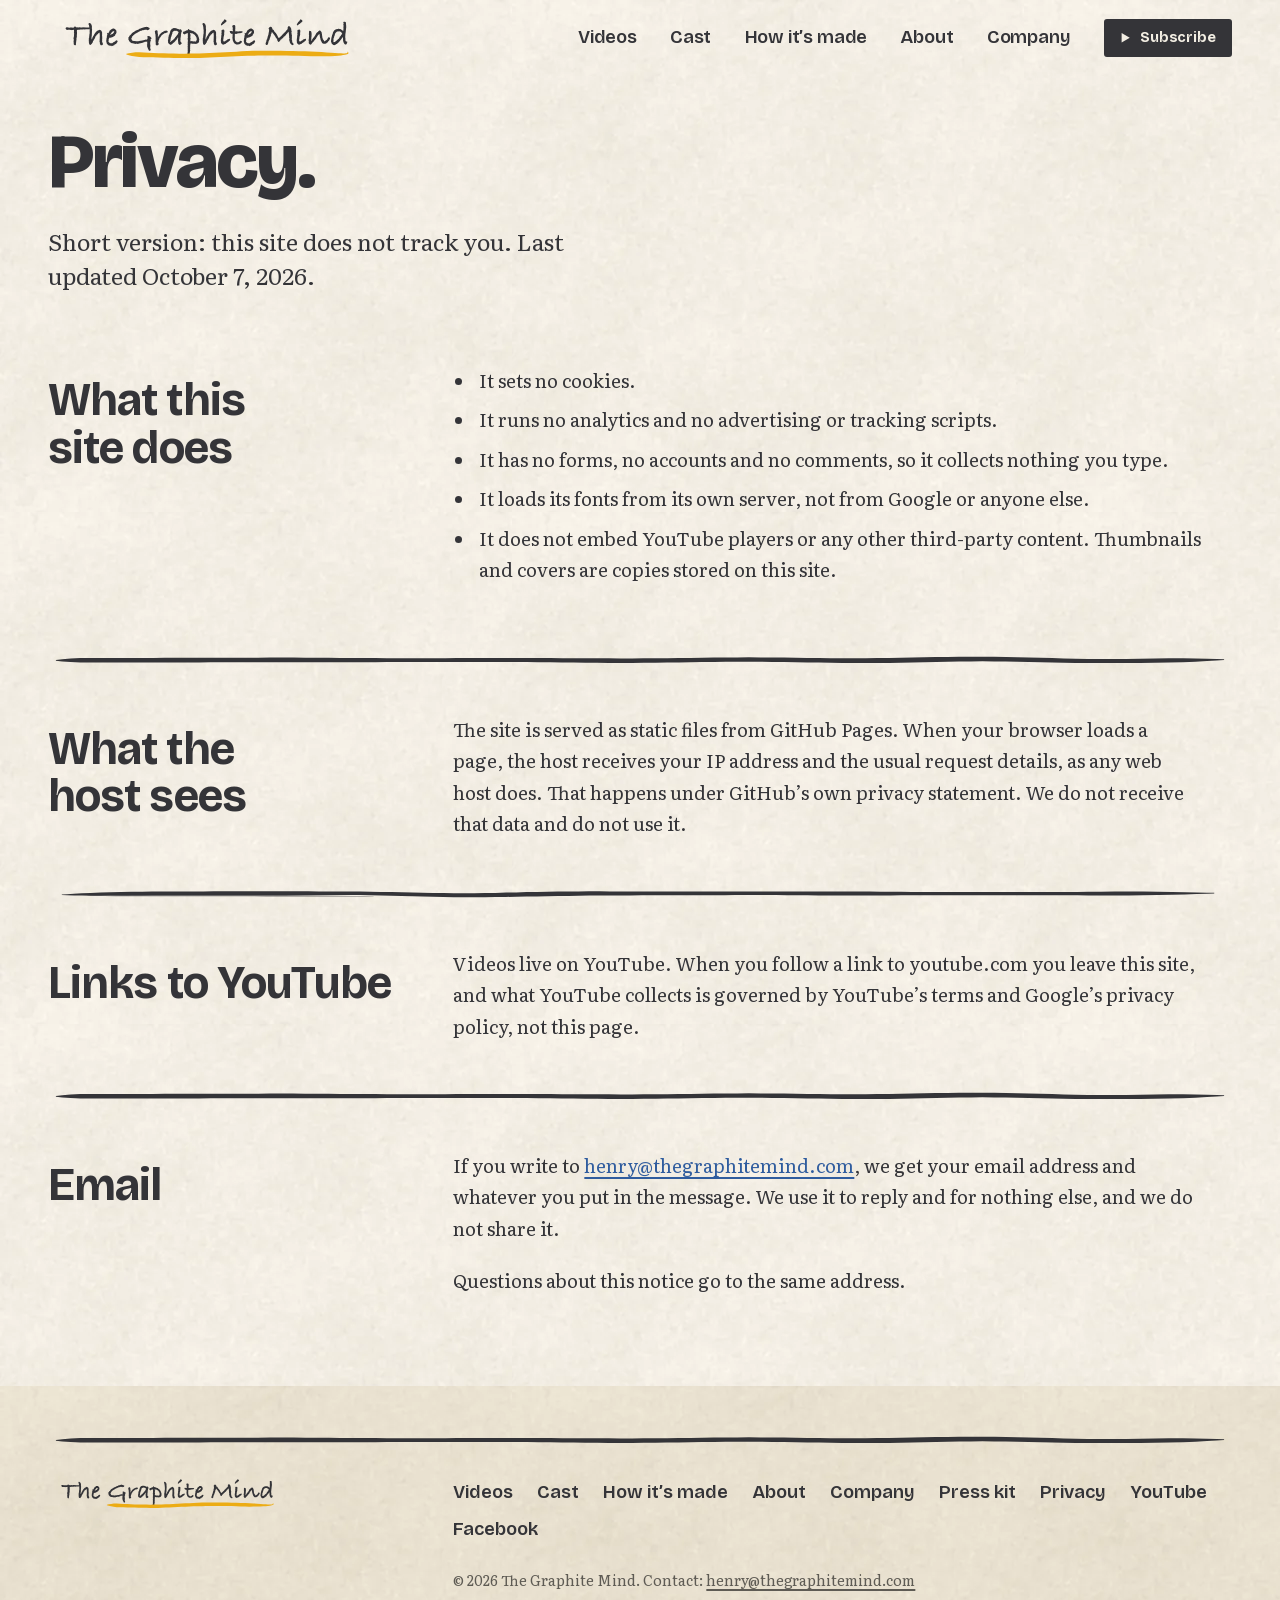
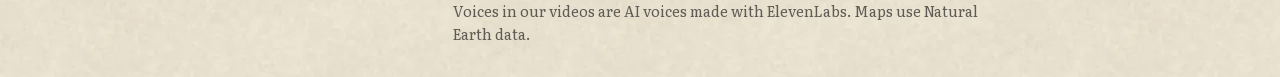
<file: privacy.html>
<!doctype html>
<html lang="en">
<head>
  <meta charset="utf-8">
  <meta name="viewport" content="width=device-width, initial-scale=1">
  <title>Privacy | The Graphite Mind</title>
  <meta name="description" content="The Graphite Mind website uses no cookies, no analytics and no trackers, and has no forms. Fonts are self-hosted. Last updated October 7, 2026.">
  <link rel="canonical" href="https://thegraphitemind.com/privacy.html">
  <meta name="theme-color" content="#F3EEE3">
  <meta name="color-scheme" content="light">
  <link rel="icon" href="/assets/img/brand/favicon.svg" type="image/svg+xml">
  <link rel="icon" href="/assets/img/brand/favicon-32.png" sizes="32x32" type="image/png">
  <link rel="icon" href="/assets/img/brand/favicon-16.png" sizes="16x16" type="image/png">
  <link rel="apple-touch-icon" href="/assets/img/brand/apple-touch-icon.png">
  <link rel="manifest" href="/site.webmanifest">
  <meta property="og:type" content="website">
  <meta property="og:site_name" content="The Graphite Mind">
  <meta property="og:title" content="Privacy | The Graphite Mind">
  <meta property="og:description" content="The Graphite Mind website uses no cookies, no analytics and no trackers, and has no forms. Fonts are self-hosted. Last updated October 7, 2026.">
  <meta property="og:url" content="https://thegraphitemind.com/privacy.html">
  <meta property="og:image" content="https://thegraphitemind.com/assets/img/brand/og-image.jpg">
  <meta property="og:image:width" content="1200">
  <meta property="og:image:height" content="630">
  <meta property="og:image:alt" content="The Graphite Mind wordmark with Zee and the cast on ivory paper: Big questions, drawn in code.">
  <meta name="twitter:card" content="summary_large_image">
  <meta name="twitter:title" content="Privacy | The Graphite Mind">
  <meta name="twitter:description" content="The Graphite Mind website uses no cookies, no analytics and no trackers, and has no forms. Fonts are self-hosted. Last updated October 7, 2026.">
  <meta name="twitter:image" content="https://thegraphitemind.com/assets/img/brand/og-image.jpg">
  <link rel="preload" href="/assets/fonts/bricolage-grotesque-latin.woff2" as="font" type="font/woff2" crossorigin>
  <link rel="preload" href="/assets/fonts/literata-latin.woff2" as="font" type="font/woff2" crossorigin>
  <link rel="stylesheet" href="/assets/css/site.css">
</head>
<body>
<a class="skip-link" href="#main">Skip to content</a>
<header class="site-header">
  <div class="wrap">
    <a class="brand" href="/"><img src="/assets/img/brand/wordmark.svg" width="900" height="200" alt="The Graphite Mind, home"></a>
    <nav class="nav-desktop" aria-label="Main">
      <a class="nav-link" href="/#videos">Videos</a>
      <a class="nav-link" href="/cast.html">Cast</a>
      <a class="nav-link" href="/how-its-made.html">How it’s made</a>
      <a class="nav-link" href="/about.html">About</a>
      <a class="nav-link" href="/company.html">Company</a>
      <a class="btn btn--ink btn--small" href="https://www.youtube.com/@TheGraphiteMind?sub_confirmation=1"><svg viewBox="0 0 12 14" aria-hidden="true" focusable="false"><path d="M1 1.2 11 7 1 12.8z" fill="currentColor"/></svg> Subscribe</a>
    </nav>
    <details class="menu">
      <summary>Menu</summary>
      <nav class="menu-panel" aria-label="Menu">
        <a class="nav-link" href="/#videos">Videos</a>
        <a class="nav-link" href="/cast.html">Cast</a>
        <a class="nav-link" href="/how-its-made.html">How it’s made</a>
        <a class="nav-link" href="/about.html">About</a>
        <a class="nav-link" href="/company.html">Company</a>
        <a class="btn btn--ink " href="https://www.youtube.com/@TheGraphiteMind?sub_confirmation=1"><svg viewBox="0 0 12 14" aria-hidden="true" focusable="false"><path d="M1 1.2 11 7 1 12.8z" fill="currentColor"/></svg> Subscribe</a>
      </nav>
    </details>
  </div>
</header>
<main id="main">
<div class="wrap page-head">
  <h1>Privacy.</h1>
  <p class="lead">Short version: this site does not track you. Last updated October 7, 2026.</p>
</div>

<section class="section section--tight-top">
  <div class="wrap">
    <div class="split">
      <div class="split__head"><h2>What this site does</h2></div>
      <div class="split__body prose">
        <ul>
          <li>It sets no cookies.</li>
          <li>It runs no analytics and no advertising or tracking scripts.</li>
          <li>It has no forms, no accounts and no comments, so it collects nothing you type.</li>
          <li>It loads its fonts from its own server, not from Google or anyone else.</li>
          <li>It does not embed YouTube players or any other third-party content. Thumbnails and covers are copies stored on this site.</li>
        </ul>
      </div>
    </div>
    <div class="rule" role="presentation" style="margin-block:var(--s-7)"></div>
    <div class="split">
      <div class="split__head"><h2>What the host sees</h2></div>
      <div class="split__body prose">
        <p>The site is served as static files from GitHub Pages. When your browser loads a page, the host receives your IP address and the usual request details, as any web host does. That happens under GitHub&rsquo;s own privacy statement. We do not receive that data and do not use it.</p>
      </div>
    </div>
    <div class="rule rule--2" role="presentation" style="margin-block:var(--s-7)"></div>
    <div class="split">
      <div class="split__head"><h2>Links to YouTube</h2></div>
      <div class="split__body prose">
        <p>Videos live on YouTube. When you follow a link to youtube.com you leave this site, and what YouTube collects is governed by YouTube&rsquo;s terms and Google&rsquo;s privacy policy, not this page.</p>
      </div>
    </div>
    <div class="rule" role="presentation" style="margin-block:var(--s-7)"></div>
    <div class="split">
      <div class="split__head"><h2>Email</h2></div>
      <div class="split__body prose">
        <p>If you write to <a href="mailto:henry@thegraphitemind.com">henry@thegraphitemind.com</a>, we get your email address and whatever you put in the message. We use it to reply and for nothing else, and we do not share it.</p>
        <p>Questions about this notice go to the same address.</p>
      </div>
    </div>
  </div>
</section>
</main>
<footer class="site-footer">
  <div class="wrap">
    <div class="rule" role="presentation"></div>
    <div class="footer-grid">
      <a class="brand" href="/"><img src="/assets/img/brand/wordmark.svg" width="900" height="200" alt="The Graphite Mind, home" loading="lazy"></a>
      <div class="footer-nav-wrap">
        <ul class="footer-nav">
          <li><a href="/#videos">Videos</a></li>
          <li><a href="/cast.html">Cast</a></li>
          <li><a href="/how-its-made.html">How it’s made</a></li>
          <li><a href="/about.html">About</a></li>
          <li><a href="/company.html">Company</a></li>
          <li><a href="/press.html">Press kit</a></li>
          <li><a href="/privacy.html">Privacy</a></li>
          <li><a href="https://www.youtube.com/@TheGraphiteMind">YouTube</a></li>
          <li><a href="https://www.facebook.com/profile.php?id=61594804304042">Facebook</a></li>
        </ul>
        <p class="footer-small" style="margin-top:1.5rem">&copy; 2026 The Graphite Mind. Contact: <a href="mailto:henry@thegraphitemind.com">henry@thegraphitemind.com</a></p>
        <p class="footer-small" style="margin-top:0.5rem">Voices in our videos are AI voices made with ElevenLabs. Maps use Natural Earth data.</p>
      </div>
    </div>
  </div>
</footer>
<script src="/assets/js/site.js" defer></script>
<script src="/assets/js/v3.js" defer></script>
</body>
</html>
</file>
<file: assets/css/site.css>
/* The Graphite Mind. Hand-written CSS, no framework.
   Order: fonts, tokens, base, layout, header/footer, hero, videos, shorts, cast, code band, pages. */

/* ---------- fonts (self-hosted, latin subset, OFL) ---------- */
@font-face {
  font-family: "Bricolage Grotesque";
  font-style: normal;
  font-weight: 600 800;
  font-display: swap;
  src: url("/assets/fonts/bricolage-grotesque-latin.woff2") format("woff2");
}
@font-face {
  font-family: "Literata";
  font-style: normal;
  font-weight: 400 600;
  font-display: swap;
  src: url("/assets/fonts/literata-latin.woff2") format("woff2");
}
@font-face {
  font-family: "Literata";
  font-style: italic;
  font-weight: 400;
  font-display: swap;
  src: url("/assets/fonts/literata-italic-latin.woff2") format("woff2");
}

/* ---------- tokens ---------- */
:root {
  color-scheme: light;

  --paper: #F3EEE3;
  --paper-2: #E9E1CF;
  /* paper-2 with the pencil grain on top: the texture is multiplied over this lighter base so the band averages out to paper-2 */
  --paper-2-base: #F4F1E8;
  --ink: #343438;
  --pencil: #5E5B54;
  --yellow: #ECAC14;
  --denim: #2F5C9E;
  --on-ink-dim: #BDB6A6;
  --on-ink-sky: #9DBBE8;

  --display: "Bricolage Grotesque", "Avenir Next", "Helvetica Neue", Arial, sans-serif;
  --body: "Literata", Georgia, "Times New Roman", serif;
  --mono: ui-monospace, "SF Mono", Menlo, Consolas, "Liberation Mono", monospace;

  /* type scale: base 1.125rem, ratio 1.2 on phones and 1.25 on desktop, fluid between 375px and 1280px */
  --step--1: clamp(0.875rem, 0.86rem + 0.04vw, 0.9rem);
  --step-0: clamp(1.125rem, 1.1rem + 0.07vw, 1.1875rem);
  --step-1: clamp(1.35rem, 1.27rem + 0.22vw, 1.45rem);
  --step-2: clamp(1.6rem, 1.4rem + 0.5vw, 1.8rem);
  --step-3: clamp(1.95rem, 1.7rem + 0.7vw, 2.3rem);
  --step-4: clamp(2.35rem, 1.95rem + 1.1vw, 2.95rem);
  --step-5: clamp(2.8rem, 2.2rem + 1.6vw, 3.7rem);
  --step-6: clamp(3rem, 2.1rem + 3.4vw, 5.1rem);

  /* spacing: 4px base */
  --s-1: 0.25rem;
  --s-2: 0.5rem;
  --s-3: 0.75rem;
  --s-4: 1rem;
  --s-5: 1.5rem;
  --s-6: 2rem;
  --s-7: 3rem;
  --s-8: 4.5rem;
  --s-9: 7rem;
  --section: clamp(3.5rem, 7vw, 7rem);

  --gutter: clamp(1.25rem, 4vw, 3rem);
  --container: 1240px;
  --measure: 68ch;

  --r-img: 2px;
  --r-btn: 3px;
}

/* ---------- base ---------- */
*, *::before, *::after { box-sizing: border-box; }
html { -webkit-text-size-adjust: 100%; text-size-adjust: 100%; scroll-padding-top: 1rem; }
@media (prefers-reduced-motion: no-preference) { html { scroll-behavior: smooth; } }

body {
  margin: 0;
  background-color: var(--paper);
  background-image: url("/assets/img/texture/paper.webp");
  background-size: 512px 512px;
  color: var(--ink);
  font-family: var(--body);
  font-size: var(--step-0);
  line-height: 1.6;
  font-weight: 400;
  overflow-wrap: break-word;
  min-width: 320px;
}

img, svg { display: block; max-width: 100%; height: auto; }
img { border: 0; }

h1, h2, h3, h4 {
  font-family: var(--display);
  font-weight: 700;
  letter-spacing: -0.02em;
  line-height: 1.08;
  margin: 0;
  text-wrap: balance;
  color: var(--ink);
}
h1 { font-size: var(--step-5); font-weight: 800; line-height: 1.02; }
h2 { font-size: var(--step-4); line-height: 1.05; }
h3 { font-size: var(--step-2); line-height: 1.15; }
h4 { font-size: var(--step-1); line-height: 1.2; }

p { margin: 0 0 1.1em; max-width: var(--measure); text-wrap: pretty; }
p:last-child { margin-bottom: 0; }
ul, ol { margin: 0; padding: 0; }
strong { font-weight: 600; }
em { font-style: italic; }

a {
  color: var(--denim);
  text-decoration: underline;
  text-decoration-thickness: 1.5px;
  text-underline-offset: 0.2em;
  text-decoration-skip-ink: auto;
}
a:hover { color: var(--ink); text-decoration-thickness: 3px; text-decoration-color: var(--yellow); }

/* two-tone focus ring: yellow hugging the element, ink line outside it (yellow alone is 1.7:1 on paper) */
:focus-visible {
  outline: 2px solid var(--ink);
  outline-offset: 3px;
  box-shadow: 0 0 0 3px var(--yellow);
  border-radius: 2px;
}
.on-ink :focus-visible { outline-color: var(--paper); }

::selection { background: var(--yellow); color: var(--ink); }

/* highlighter: body copy only */
mark {
  color: inherit;
  background: linear-gradient(transparent 14%, rgba(236, 172, 20, 0.6) 14%, rgba(236, 172, 20, 0.6) 90%, transparent 90%);
  padding: 0 0.14em;
  margin: 0 -0.14em;
  border-radius: 0.2em 0.5em 0.25em 0.45em;
  -webkit-box-decoration-break: clone;
  box-decoration-break: clone;
}

.visually-hidden {
  position: absolute !important;
  width: 1px; height: 1px;
  margin: -1px; padding: 0; border: 0;
  overflow: hidden; clip: rect(0 0 0 0); white-space: nowrap;
}
.skip-link {
  position: absolute; left: var(--gutter); top: -4rem;
  background: var(--ink); color: var(--paper);
  padding: 0.6rem 1rem; font-family: var(--display); font-weight: 700;
  z-index: 100; border-radius: var(--r-btn);
}
.skip-link:focus { top: 0.75rem; }

/* ---------- layout ---------- */
.wrap {
  width: 100%;
  max-width: calc(var(--container) + 2 * var(--gutter));
  margin-inline: auto;
  padding-inline: var(--gutter);
}
.section { padding-block: var(--section); }
.section--tight-top { padding-top: 0; }
.band-2 {
  background-color: var(--paper-2-base);
  background-image: url("/assets/img/texture/paper.webp");
  background-size: 512px 512px;
  background-blend-mode: multiply;
}
.band-ink {
  background: var(--ink);
  color: var(--paper);
}
.band-ink h1, .band-ink h2, .band-ink h3, .band-ink h4 { color: var(--paper); }
.band-ink a { color: var(--paper); text-decoration-color: var(--yellow); }
.band-ink a:hover { color: var(--yellow); }

/* phone layout: every grid is one track that may shrink below its content, so code blocks scroll inside themselves instead of widening the page */
.split, .hero__grid, .code-band, .compare, .cast-entry__grid, .cast-teaser, .lost, .page-head--art, .footer-grid, .two-col, .pipeline > li, .newest { grid-template-columns: minmax(0, 1fr); }

/* editorial split: heading in the left four columns, content in the right eight */
.split { display: grid; gap: var(--s-5) var(--s-6); }
@media (min-width: 900px) {
  .split { grid-template-columns: repeat(12, minmax(0, 1fr)); column-gap: var(--s-6); }
  .split > .split__head { grid-column: 1 / span 4; }
  .split > .split__body { grid-column: 5 / span 8; }
}

/* wobbly ink rules, drawn by the same wobble idea as the videos */
.rule {
  display: block;
  width: 100%;
  height: 12px;
  background: url("/assets/img/ui/rule-1.svg") left center / 100% 100% no-repeat;
  border: 0;
  margin: 0;
}
.rule--2 { background-image: url("/assets/img/ui/rule-2.svg"); }

/* ---------- buttons ---------- */
.btn {
  display: inline-flex;
  align-items: center;
  gap: 0.6em;
  font-family: var(--display);
  font-weight: 700;
  font-size: var(--step-0);
  line-height: 1;
  letter-spacing: -0.01em;
  padding: 0.85em 1.25em;
  border: 2px solid var(--ink);
  border-radius: var(--r-btn);
  background: var(--yellow);
  color: var(--ink);
  text-decoration: none;
  cursor: pointer;
  transition: background-color 0.15s, color 0.15s;
}
.btn:hover { background: var(--ink); color: var(--paper); text-decoration: none; }
.btn--ink { background: var(--ink); color: var(--paper); }
.btn--ink:hover { background: var(--yellow); color: var(--ink); }
.btn--small { font-size: var(--step--1); padding: 0.7em 1em; }
.btn svg { width: 0.8em; height: 0.8em; flex: none; }
.on-ink .btn { border-color: var(--paper); }
.on-ink .btn:hover { background: var(--paper); color: var(--ink); }

.link-plain {
  font-family: var(--display);
  font-weight: 700;
  font-size: var(--step-0);
  letter-spacing: -0.01em;
}

/* ---------- header ---------- */
.site-header { position: relative; z-index: 20; }
.site-header .wrap {
  display: flex;
  align-items: center;
  justify-content: space-between;
  gap: var(--s-5);
  min-height: 4.75rem;
}
.brand { display: block; flex: none; line-height: 0; }
.brand img { height: 3rem; width: auto; margin-block: -0.6rem; }  /* the SVG has empty room above and below the lettering */
@media (min-width: 900px) { .brand img { height: 4.4rem; margin-block: -0.85rem; } }

.nav-desktop { display: none; }
@media (min-width: 1000px) {
  .nav-desktop { display: flex; align-items: center; gap: clamp(1rem, 2.6vw, 2.25rem); }
  .menu { display: none; }
}
.nav-desktop a.nav-link,
.menu-panel a.nav-link {
  font-family: var(--display);
  font-weight: 600;
  font-size: var(--step-0);
  letter-spacing: -0.01em;
  color: var(--ink);
  text-decoration: none;
  padding-block: 0.3em;
  background: url("/assets/img/ui/underline.svg") left bottom / 0 7px no-repeat;
  transition: background-size 0.2s ease-out;
}
.nav-desktop a.nav-link:hover,
.menu-panel a.nav-link:hover { background-size: 100% 7px; color: var(--ink); text-decoration: none; }
.nav-desktop a.nav-link[aria-current="page"],
.menu-panel a.nav-link[aria-current="page"] { background-size: 100% 7px; }

/* phone menu: <details>, works without JS */
.menu { position: relative; }
.menu > summary {
  list-style: none;
  cursor: pointer;
  font-family: var(--display);
  font-weight: 700;
  font-size: var(--step-0);
  padding: 0.55em 0.9em;
  border: 2px solid var(--ink);
  border-radius: var(--r-btn);
  color: var(--ink);
}
.menu > summary::-webkit-details-marker { display: none; }
.menu[open] > summary { background: var(--ink); color: var(--paper); }
.menu-panel {
  position: absolute;
  right: 0;
  top: calc(100% + 0.6rem);
  width: min(78vw, 20rem);
  background-color: var(--paper);
  background-image: url("/assets/img/texture/paper.webp");
  border: 2px solid var(--ink);
  border-radius: var(--r-img);
  padding: var(--s-5);
  display: grid;
  gap: var(--s-3);
  z-index: 30;
}
.menu-panel a.nav-link { font-size: var(--step-2); justify-self: start; }
.menu-panel .btn { justify-self: start; margin-top: var(--s-2); }

/* ---------- hero ---------- */
.hero { position: relative; }
.hero__grid { display: grid; }
.hero__text { padding: var(--s-6) var(--gutter); position: relative; z-index: 2; }
.hero h1 {
  font-size: var(--step-6);
  letter-spacing: -0.03em;
  line-height: 0.98;
  max-width: 9.5em;
}
.hero__sub {
  font-size: var(--step-1);
  line-height: 1.5;
  margin-top: var(--s-5);
  max-width: 30rem;
}
.hero__actions { display: flex; flex-wrap: wrap; align-items: center; gap: var(--s-4) var(--s-5); margin-top: var(--s-6); }
.hero__scene {
  position: relative;
  aspect-ratio: 16 / 10;
  overflow: hidden;
  border-top: 2px solid var(--ink);
}
.hero__scene img { width: 100%; height: 100%; object-fit: cover; }
/* v4: the loop video lies over the flat picture, which is its exact first frame, so the swap never jumps */
.hero__video { position: absolute; inset: 0; width: 100%; height: 100%; object-fit: cover; opacity: 0; pointer-events: none; }
.hero__scene.is-live .hero__video { opacity: 1; }
.hero__pause {
  position: absolute; right: var(--s-3); top: var(--s-3); z-index: 2;   /* over the window blinds: nothing there moves */
  width: 2.75rem; height: 2.75rem; padding: 0; border-radius: 50%;
  display: none; place-items: center; cursor: pointer;
  background: var(--paper); color: var(--ink); border: 2px solid var(--ink);
}
.hero__scene.is-live .hero__pause { display: grid; }
.hero__pause:hover { background: var(--yellow); }
.hero__pause svg { width: 1.05rem; height: 1.05rem; fill: currentColor; }

@media (min-width: 900px) {
  .hero__grid {
    grid-template-columns:
      max(var(--gutter), calc((100vw - var(--container)) / 2))
      minmax(0, 33rem)
      var(--s-6)
      minmax(0, 1fr);
    align-items: center;
    min-height: clamp(30rem, 40vw, 44rem);
  }
  .hero__text { grid-column: 2; padding: var(--s-7) 0; }
  .hero__scene {
    grid-column: 4;
    margin-inline: 0;
    border: 2px solid var(--ink);
    border-right: 0;
    align-self: center;
    margin-block: var(--s-4);
  }
}

/* ---------- section headings ---------- */
.section-head { margin-bottom: var(--s-6); }
.section-head h2 { max-width: 16em; }
.section-head p { margin-top: var(--s-3); color: var(--pencil); }

/* ---------- videos ---------- */
.thumb { position: relative; display: block; line-height: 0; background: var(--paper-2); }
.thumb img {
  width: 100%; height: auto;
  border: 2px solid var(--ink);
  border-radius: var(--r-img);
  aspect-ratio: 16 / 9;
  object-fit: cover;
  transition: filter 0.15s;
}
.thumb--short img { aspect-ratio: 9 / 16; }
a:hover .thumb img, a.thumb:hover img { filter: brightness(1.07) saturate(1.05); }
.badge {
  position: absolute;
  right: 0.5rem; bottom: 0.5rem;
  font-family: var(--display);
  font-weight: 600;
  font-size: var(--step--1);
  line-height: 1;
  color: var(--paper);
  background: rgba(52, 52, 56, 0.92);
  padding: 0.3em 0.5em;
  border-radius: 2px;
  letter-spacing: 0;
}
.meta { font-size: var(--step--1); color: var(--pencil); margin: 0; font-family: var(--display); font-weight: 600; letter-spacing: 0; }
.meta span + span { margin-left: 0.9em; }

.newest { display: grid; gap: var(--s-5) var(--s-6); align-items: end; }
.newest__title { font-size: var(--step-5); line-height: 1.02; letter-spacing: -0.025em; margin: var(--s-3) 0 var(--s-4); }
.newest__title a { color: var(--ink); text-decoration: none; }
.newest__title a:hover { text-decoration: underline; text-decoration-color: var(--yellow); text-decoration-thickness: 4px; text-underline-offset: 0.12em; }
.newest__desc { font-size: var(--step-1); line-height: 1.5; max-width: 26rem; margin-bottom: var(--s-5); }
@media (min-width: 900px) {
  .newest { grid-template-columns: repeat(12, minmax(0, 1fr)); }
  .newest > .thumb-wrap { grid-column: 1 / span 7; }
  .newest > .newest__text { grid-column: 8 / span 5; padding-bottom: var(--s-2); }
}

.sub-head { margin: var(--s-8) 0 var(--s-5); display: flex; align-items: baseline; justify-content: space-between; gap: var(--s-4); flex-wrap: wrap; }
.sub-head h2 { font-size: var(--step-3); }

.video-grid { list-style: none; display: grid; gap: var(--s-6) var(--s-5); grid-template-columns: 1fr; }
@media (min-width: 600px) { .video-grid { grid-template-columns: repeat(2, minmax(0, 1fr)); } }
@media (min-width: 1100px) { .video-grid { grid-template-columns: repeat(4, minmax(0, 1fr)); gap: var(--s-7) var(--s-5); } }
.video-item h3 { font-size: var(--step-1); line-height: 1.18; margin: var(--s-3) 0 var(--s-2); letter-spacing: -0.015em; }
.video-item h3 a { color: var(--ink); text-decoration: none; }
.video-item h3 a:hover { text-decoration: underline; text-decoration-color: var(--yellow); text-decoration-thickness: 3px; text-underline-offset: 0.12em; }
.video-item .blurb { font-size: var(--step--1); line-height: 1.5; color: var(--ink); margin: var(--s-2) 0 0; max-width: 28ch; }
.video-item--all { align-self: end; padding-bottom: var(--s-2); }
.video-item--all p { font-family: var(--display); font-weight: 700; font-size: var(--step-2); line-height: 1.12; letter-spacing: -0.02em; margin-bottom: var(--s-4); }
.video-item--all .rule { margin-bottom: var(--s-4); }

/* ---------- shorts ---------- */
.shorts-row {
  list-style: none;
  display: grid;
  grid-auto-flow: column;
  grid-auto-columns: 11.5rem;
  gap: var(--s-5);
  overflow-x: auto;
  scroll-snap-type: x mandatory;
  padding: 0 var(--gutter) var(--s-4);
  margin-inline: calc(-1 * var(--gutter));
  scroll-padding-inline: var(--gutter);
  -webkit-overflow-scrolling: touch;
}
.shorts-row > li { scroll-snap-align: start; }
.short-cover { display: block; line-height: 0; }
.short-cover img {
  width: 100%; height: auto;
  aspect-ratio: 9 / 16;
  object-fit: cover;
  border: 2px solid var(--ink);
  border-radius: var(--r-img);
  transition: filter 0.15s;
}
.short-cover:hover img { filter: brightness(1.07) saturate(1.05); }
.shorts-row h3 { font-size: var(--step-0); line-height: 1.18; margin-top: var(--s-3); letter-spacing: -0.015em; }
.shorts-row h3 a { color: var(--ink); text-decoration: none; }
.shorts-row h3 a:hover { text-decoration: underline; text-decoration-color: var(--yellow); text-decoration-thickness: 3px; text-underline-offset: 0.12em; }
@media (min-width: 1000px) {
  .shorts-row h3 { font-size: var(--step--1); line-height: 1.2; }
  .shorts-row { grid-auto-flow: row; grid-auto-columns: auto; grid-template-columns: repeat(7, minmax(0, 1fr)); overflow: visible; padding: 0; margin-inline: 0; gap: var(--s-4); align-items: start; }
}

/* ---------- cast teaser + cast page ---------- */
.stage { position: relative; }
.stage::after { /* the ground line the cast stands on */
  content: "";
  position: absolute; left: 0; right: 0; bottom: 0;
  height: 12px;
  background: url("/assets/img/ui/rule-2.svg") left center / 100% 100% no-repeat;
}
.stage img { margin-bottom: 5px; }

.cast-teaser { display: grid; gap: var(--s-6); align-items: end; }
.cast-teaser__art { width: min(100%, 22rem); }
.cast-teaser__art img { width: 100%; height: auto; max-height: 34rem; object-fit: contain; object-position: left bottom; }
.cast-teaser__text { padding-bottom: var(--s-4); }
.cast-teaser__text h2 { max-width: 12em; margin-bottom: var(--s-4); }
.cast-teaser__text .link-plain { display: inline-block; margin-top: var(--s-4); }
@media (min-width: 900px) {
  .cast-teaser { grid-template-columns: repeat(12, minmax(0, 1fr)); column-gap: var(--s-6); }
  .cast-teaser__art { grid-column: 1 / span 5; width: auto; }
  .cast-teaser__text { grid-column: 7 / span 6; }
}
.lineup { margin-top: var(--s-7); }
.lineup__scroll { overflow-x: auto; margin-inline: calc(-1 * var(--gutter)); padding-inline: var(--gutter); }
.lineup__scroll .stage { min-width: 56rem; }
@media (min-width: 900px) { .lineup__scroll { overflow: visible; margin-inline: 0; padding-inline: 0; } .lineup__scroll .stage { min-width: 0; } }
.lineup img { width: 100%; height: auto; }
.lineup figcaption { margin-top: var(--s-4); font-family: var(--display); font-weight: 600; font-size: var(--step-1); letter-spacing: -0.01em; }

/* ---------- code band ---------- */
.code-band { display: grid; gap: var(--s-6); align-items: end; }
.code-block {
  margin: 0;
  padding: var(--s-4) var(--s-5);
  background: #2A2A2E;
  border: 2px solid rgba(243, 238, 227, 0.55);
  border-radius: var(--r-img);
  overflow-x: auto;
  font-family: var(--mono);
  font-size: 0.75rem;
  line-height: 1.7;
  color: var(--paper);
  tab-size: 4;
  -webkit-overflow-scrolling: touch;
  scrollbar-width: thin;                       /* always-visible bar, so a long line is never clipped silently */
  scrollbar-color: var(--on-ink-dim) #2A2A2E;
}
.code-block code { font-family: inherit; white-space: pre; }
.code-block .tk-c { color: var(--on-ink-dim); font-style: italic; }
.code-block .tk-s { color: var(--yellow); }
.code-block .tk-k { color: var(--paper); font-weight: 700; }
.code-block .tk-f { color: var(--yellow); font-weight: 700; }
.code-block .tk-n { color: var(--on-ink-sky); }
.code-band__art { display: flex; flex-direction: column; justify-content: flex-end; }
.code-band__art figure { margin: 0; }
.code-band__art img { width: auto; height: 21rem; max-width: 100%; margin-inline: 0; object-fit: contain; object-position: left bottom; }
.code-band__caption {
  margin: var(--s-3) 0 0;
  font-family: var(--display);
  font-weight: 700;
  font-size: var(--step-1);
  letter-spacing: -0.015em;
  line-height: 1.2;
}
.on-ink .stage::after { filter: invert(0.88); }
.code-band__more { margin-top: var(--s-7); }
.code-band__more .copy { max-width: 40rem; }
@media (min-width: 1000px) {
  .code-band { grid-template-columns: repeat(12, minmax(0, 1fr)); column-gap: var(--s-6); }
  .code-band__code { grid-column: 1 / span 8; min-width: 0; }
  .code-band__art { grid-column: 9 / span 4; }
}

/* ---------- about + contact ---------- */
.contact-line { font-family: var(--display); font-weight: 700; font-size: min(var(--step-3), 5.9vw); letter-spacing: -0.02em; line-height: 1.1; margin: var(--s-5) 0 0; overflow-wrap: anywhere; }
.contact-line a { color: var(--denim); }
.facts { list-style: none; margin: var(--s-5) 0 0; display: grid; gap: var(--s-2); }

/* ---------- footer ---------- */
.site-footer {
  margin-top: 0;
  padding-block: var(--s-7) var(--s-6);
  background-color: var(--paper-2-base);
  background-image: url("/assets/img/texture/paper.webp");
  background-size: 512px 512px;
  background-blend-mode: multiply;
  font-size: var(--step--1);
}
.site-footer .rule { margin-bottom: var(--s-6); }
.footer-grid { display: grid; gap: var(--s-6); }
.footer-grid .brand img { height: 3.3rem; margin-block: -0.7rem; }
.footer-nav { list-style: none; display: flex; flex-wrap: wrap; gap: var(--s-2) var(--s-5); }
.footer-nav a { font-family: var(--display); font-weight: 600; font-size: var(--step-0); color: var(--ink); text-decoration: none; }
.footer-nav a:hover { text-decoration: underline; text-decoration-color: var(--yellow); text-decoration-thickness: 3px; }
.footer-small { color: var(--pencil); margin: 0; max-width: 34rem; }
.footer-small a { color: var(--pencil); }
@media (min-width: 900px) {
  .footer-grid { grid-template-columns: repeat(12, minmax(0, 1fr)); column-gap: var(--s-6); align-items: start; }
  .footer-grid .brand { grid-column: 1 / span 4; }
  .footer-grid .footer-nav-wrap { grid-column: 5 / span 8; }
}

/* ---------- inner pages ---------- */
.page-head { padding-block: var(--s-7) var(--s-8); }
.page-head h1 { font-size: var(--step-6); letter-spacing: -0.03em; line-height: 0.98; max-width: 11em; }
.page-head .lead { font-size: var(--step-1); line-height: 1.5; margin-top: var(--s-5); max-width: 36rem; }
.page-head--art { display: grid; gap: var(--s-6); align-items: end; }
.page-head__art { max-width: 11rem; }
.page-head__art img { width: auto; max-height: 17rem; margin-inline: 0; }
@media (min-width: 900px) {
  .page-head--art { grid-template-columns: repeat(12, minmax(0, 1fr)); column-gap: var(--s-6); }
  .page-head--art .page-head__text { grid-column: 1 / span 8; }
  .page-head--art .page-head__art { grid-column: 10 / span 3; max-width: none; }
  .page-head__art img { max-height: 22rem; margin-inline: auto; }
}
.prose { max-width: var(--measure); }
.prose h2 { font-size: var(--step-3); margin: var(--s-7) 0 var(--s-4); }
.prose h2:first-child { margin-top: 0; }
.prose h3 { font-size: var(--step-2); margin: var(--s-6) 0 var(--s-3); }
.prose ul { margin: 0 0 1.1em 1.2em; display: grid; gap: var(--s-2); }
.prose ul li { padding-left: 0.2em; }

/* cast page */
.cast-entry { padding-block: var(--section); }
.cast-entry + .cast-entry { padding-top: var(--s-6); }
.cast-entry__grid { display: grid; gap: var(--s-6); align-items: end; }
.cast-entry__art { align-self: end; }
.cast-entry__art img { width: auto; max-width: 100%; max-height: min(30rem, 62vh); height: auto; margin-inline: auto; }
.cast-entry__role { font-family: var(--display); font-weight: 600; font-size: var(--step-1); color: var(--pencil); margin: var(--s-2) 0 var(--s-4); letter-spacing: -0.01em; }
.cast-entry__text h2 { font-size: var(--step-5); letter-spacing: -0.03em; }
.cast-entry__bio { max-width: 34rem; }
.cast-entry__more { display: grid; gap: var(--s-5); margin-top: var(--s-6); max-width: 34rem; }
.firstseen { display: grid; grid-template-columns: var(--fs-w, 9rem) 1fr; gap: var(--s-4); align-items: center; }
.firstseen-label { font-family: var(--display); font-weight: 700; font-size: var(--step--1); color: var(--pencil); margin: 0 0 var(--s-1); }
.firstseen a.title { font-family: var(--display); font-weight: 700; font-size: var(--step-0); line-height: 1.2; color: var(--ink); text-decoration: none; letter-spacing: -0.01em; }
.firstseen a.title:hover { text-decoration: underline; text-decoration-color: var(--yellow); text-decoration-thickness: 3px; }
.funfact { border-left: 5px solid var(--yellow); padding-left: var(--s-4); margin: 0; font-style: italic; }
.funfact b { font-family: var(--display); font-style: normal; font-weight: 700; }
@media (min-width: 900px) {
  .cast-entry__grid { grid-template-columns: repeat(12, minmax(0, 1fr)); column-gap: var(--s-6); }
  .cast-entry__art { grid-column: 1 / span 5; }
  .cast-entry__text { grid-column: 7 / span 6; padding-bottom: var(--s-5); }
  .cast-entry--flip .cast-entry__art { grid-column: 8 / span 5; grid-row: 1; }
  .cast-entry--flip .cast-entry__text { grid-column: 1 / span 6; grid-row: 1; }
}
.zee-ages { margin-top: var(--s-7); }
.zee-ages img { width: 100%; height: auto; }
.zee-ages figcaption { margin-top: var(--s-3); font-family: var(--display); font-weight: 600; font-size: var(--step-1); letter-spacing: -0.01em; }

/* how it's made */
.pipeline { list-style: none; counter-reset: step; display: grid; gap: 0; margin-top: var(--s-6); }
.pipeline > li { counter-increment: step; display: grid; gap: var(--s-3) var(--s-5); padding-block: var(--s-6); position: relative; }
.pipeline > li + li::before { content: ""; position: absolute; left: 0; right: 0; top: 0; height: 12px; background: url("/assets/img/ui/rule-1.svg") left center / 100% 100% no-repeat; }
.pipeline > li:nth-child(even)::before { background-image: url("/assets/img/ui/rule-2.svg"); }
.pipeline h3 { font-size: var(--step-3); }
.pipeline h3::before { content: counter(step); display: inline-block; font-family: var(--display); font-weight: 800; color: var(--ink); margin-right: 0.45em; min-width: 1.15em; text-align: center; line-height: 1; padding: 0.04em 0.1em 0.02em; background: linear-gradient(transparent 62%, rgba(236, 172, 20, 0.85) 62%); }
.pipeline .who { font-family: var(--display); font-weight: 600; font-size: var(--step--1); color: var(--pencil); margin: 0 0 var(--s-2); }
.pipeline dl { margin: 0; display: grid; gap: var(--s-2); }
.pipeline dt { font-family: var(--display); font-weight: 700; font-size: var(--step--1); color: var(--pencil); }
.pipeline dd { margin: 0 0 var(--s-3); max-width: 38rem; }
@media (min-width: 900px) {
  .pipeline > li { grid-template-columns: repeat(12, minmax(0, 1fr)); column-gap: var(--s-6); }
  .pipeline > li > .p-head { grid-column: 1 / span 4; }
  .pipeline > li > dl { grid-column: 5 / span 8; }
}
.compare { display: grid; gap: var(--s-6); align-items: center; margin-top: var(--s-6); }
.compare figure { margin: 0; }
.compare figcaption { margin-top: var(--s-3); font-family: var(--display); font-weight: 600; font-size: var(--step-0); letter-spacing: -0.01em; }
.compare .code-block { font-size: 0.75rem; }
@media (min-width: 1000px) { .compare { grid-template-columns: minmax(0, 8fr) minmax(0, 4fr); } }
.kitlib { margin: var(--s-6) 0 0; }
.kitlib img { width: 100%; height: auto; border: 2px solid var(--ink); border-radius: var(--r-img); }
.kitlib figcaption { margin-top: var(--s-3); max-width: 44rem; }
.frames { list-style: none; display: grid; gap: var(--s-5); grid-template-columns: 1fr; margin-top: var(--s-6); }
@media (min-width: 600px) { .frames { grid-template-columns: repeat(2, minmax(0, 1fr)); } }
@media (min-width: 1000px) { .frames { grid-template-columns: repeat(3, minmax(0, 1fr)); } }
.frames img { width: 100%; height: auto; aspect-ratio: 16 / 9; object-fit: cover; border: 2px solid var(--ink); border-radius: var(--r-img); }
.frames .cap { font-size: var(--step--1); margin: var(--s-2) 0 0; color: var(--pencil); }
.two-col { display: grid; gap: var(--s-6); }
@media (min-width: 900px) { .two-col { grid-template-columns: repeat(2, minmax(0, 1fr)); column-gap: var(--s-7); } }
.two-col h3 { margin-bottom: var(--s-3); }
.stats-prose p { font-size: var(--step-1); line-height: 1.55; max-width: 40rem; }

/* 404 */
.lost { display: grid; gap: var(--s-6); align-items: end; padding-block: var(--s-7) var(--s-8); }
.lost img { height: 22rem; width: auto; max-width: 100%; }
.lost h1 { font-size: var(--step-6); letter-spacing: -0.03em; line-height: 0.98; }
.lost p { font-size: var(--step-1); margin-top: var(--s-4); }
.lost .btn { margin-top: var(--s-5); }
@media (min-width: 900px) { .lost { grid-template-columns: repeat(12, minmax(0, 1fr)); column-gap: var(--s-6); } .lost__art { grid-column: 1 / span 4; } .lost__text { grid-column: 6 / span 7; padding-bottom: var(--s-5); } }

/* ---------- motion preferences ---------- */
@media (prefers-reduced-motion: reduce) {
  *, *::before, *::after { transition: none !important; animation: none !important; scroll-behavior: auto !important; }
  .hero__video { display: none; }
}

/* ---- v2: readability + company pages ---- */

/* prose: easier reading */
.prose { max-width: var(--measure); }
.prose p, .prose li { line-height: 1.7; }
.prose h3 { font-family: var(--display); font-size: var(--step-1); margin-top: var(--s-6); }

/* split headings: align the heading with the first body line */
.split__head h2 { padding-top: var(--s-3); }

/* roadmap: numbered steps, one column per step on wide screens */
ol.roadmap {
  list-style: none;
  margin: var(--s-6) 0 0;
  padding: 0;
  counter-reset: step;
  display: grid;
  gap: var(--s-5);
}
ol.roadmap > li {
  counter-increment: step;
  border-top: 2px solid var(--ink);
  padding-top: var(--s-4);
}
ol.roadmap > li::before {
  content: counter(step);
  display: inline-block;
  font-family: var(--display);
  font-weight: 700;
  font-size: var(--step-2);
  line-height: 1;
  margin-bottom: var(--s-3);
  border-bottom: 0.35em solid var(--yellow);
  padding: 0 0.05em;
}
ol.roadmap li h3 { font-family: var(--display); font-size: var(--step-1); margin: 0; }
ol.roadmap li p { color: var(--pencil); margin: var(--s-2) 0 0; }
@media (min-width: 900px) {
  ol.roadmap { grid-template-columns: repeat(3, 1fr); gap: var(--s-6); }
}

/* facts: two-column fact sheet on wide screens */
dl.facts {
  display: grid;
  grid-template-columns: 1fr;
  margin: var(--s-5) 0 0;
}
dl.facts dt,
dl.facts dd {
  margin: 0;
  padding: var(--s-3) 0;
  border-bottom: 1px solid color-mix(in srgb, var(--pencil) 35%, transparent);
}
dl.facts dt { font-family: var(--display); font-weight: 600; padding-bottom: 0; border-bottom: 0; }
dl.facts dd { padding-top: var(--s-1); }
dl.facts dd + dt { padding-top: var(--s-3); }
@media (min-width: 700px) {
  dl.facts { grid-template-columns: 14rem 1fr; }
  dl.facts dt { padding-bottom: var(--s-3); padding-top: var(--s-3); border-bottom: 1px solid color-mix(in srgb, var(--pencil) 35%, transparent); }
  dl.facts dd { padding-top: var(--s-3); }
  dl.facts dd + dt { padding-top: var(--s-3); }
}

/* keyboard focus: one clear ring */
a:focus-visible,
button:focus-visible,
summary:focus-visible {
  outline: 3px solid var(--denim);
  outline-offset: 3px;
}

/* a text link placed right after a button */
.btn + a { margin-left: var(--s-5); }
.nav-desktop a.nav-link { white-space: nowrap; }

/* ---- v3: show, don't tell (draw-on players, production log, fact flow, languages, reel) ---- */

/* draw-on player: real engine code on the left, the strokes it makes on the right */
.drawon {
  display: grid;
  gap: var(--s-5);
  margin-top: var(--s-6);
  grid-template-columns: minmax(0, 1fr);
}
.drawon__code {
  margin: 0;
  display: flex;
  flex-direction: column;
  background: #2A2A2E;
  color: var(--paper);
  border: 2px solid rgba(243, 238, 227, 0.55);
  border-radius: var(--r-img);
  height: 17rem;
  overflow: hidden;
}
.drawon__file {
  flex: none;
  display: flex;
  white-space: nowrap;
  max-width: none;
  margin: 0;
  padding: var(--s-2) var(--s-4);
  background: #2A2A2E;
  border-bottom: 1px solid rgba(243, 238, 227, 0.2);
  font-family: var(--mono);
  font-size: 0.72rem;
  color: var(--on-ink-dim);
}
.drawon__lines {
  flex: 1 1 auto;
  min-height: 0;
  overflow: auto;
  position: relative;
  display: grid;
  grid-template-columns: minmax(100%, max-content);
  align-content: start;
  scrollbar-width: thin;
  scrollbar-color: var(--on-ink-dim) #2A2A2E;
  list-style: none;
  margin: 0;
  padding: var(--s-2) 0 var(--s-6);
  font-family: var(--mono);
  font-size: 0.74rem;
  line-height: 1.75;
  white-space: pre;
}
.drawon__path { min-width: 0; overflow: hidden; text-overflow: ellipsis; }
.drawon__file span:last-child { flex: none; }
.drawon__lines li { padding: 0 var(--s-4) 0 0; border-left: 3px solid transparent; transition: background-color 0.2s, opacity 0.2s; }
.drawon__lines li.is-skip { opacity: 0.38; }
.drawon__lines li.is-on { background: rgba(236, 172, 20, 0.2); border-left-color: var(--yellow); opacity: 1; }
.drawon__no { display: inline-block; width: 3.2em; padding-right: 0.9em; text-align: right; color: var(--on-ink-dim); user-select: none; }
.drawon__lines .tk-c { color: var(--on-ink-dim); font-style: italic; }
.drawon__lines .tk-s { color: var(--yellow); }
.drawon__lines .tk-k { color: var(--paper); font-weight: 700; }
.drawon__lines .tk-n { color: var(--on-ink-sky); }
.drawon__art {
  position: relative;
  display: flex; align-items: center; justify-content: center;
  background: var(--paper);
  border: 2px solid var(--ink);
  border-radius: var(--r-img);
  min-height: 17rem;
  overflow: hidden;
}
.on-ink .drawon__art { border-color: rgba(243, 238, 227, 0.55); }
.drawon__art img { max-height: 24rem; width: auto; }
.drawon__svg { display: block; width: 100%; height: auto; }
.drawon--figure .drawon__svg { width: auto; height: 22rem; max-width: 100%; padding: var(--s-4) 0; }
.drawon__svg .l { fill: none; stroke-linecap: round; stroke-linejoin: round; }
.drawon.is-ready .drawon__svg .l { stroke-dasharray: 1 1.02; stroke-dashoffset: 1; opacity: 0; }
.drawon.is-ready .drawon__svg .l.on { stroke-dashoffset: 0; opacity: 1; }
.drawon.is-ready .drawon__svg .f { opacity: 0; }
.drawon.is-ready .drawon__svg .f.on { opacity: 1; }
.drawon--scene .drawon__art { min-height: 0; }
.drawon--scene .drawon__art img { width: 100%; height: auto; max-height: none; }
/* no script, or the data failed to load: show only the finished drawing */
.drawon:not(.is-live) { grid-template-columns: minmax(0, 1fr); }
.drawon:not(.is-live) .drawon__code, .drawon:not(.is-live) .drawon__bar { display: none; }
.drawon--scene.is-done .drawon__art { cursor: crosshair; }
.drawon__bar { display: flex; flex-wrap: wrap; align-items: center; gap: var(--s-3) var(--s-5); }
.drawon__play { min-width: 7.5rem; }
.drawon__scrub { flex: 1 1 12rem; accent-color: var(--yellow); min-width: 10rem; }
.drawon__status { margin: 0; max-width: none; flex: 1 1 100%; font-family: var(--mono); font-size: 0.8rem; color: var(--pencil); }
.on-ink .drawon__status { color: var(--on-ink-dim); }
.drawon__more { margin-top: var(--s-5); max-width: var(--measure); }
.drawon__more .link-plain { margin-left: var(--s-2); }
@media (min-width: 900px) {
  .drawon { grid-template-columns: minmax(0, 1.15fr) minmax(0, 1fr); }
  .drawon--scene { grid-template-columns: minmax(0, 0.8fr) minmax(0, 1.6fr); }
  .drawon__code, .drawon__art { height: 28rem; }
  .drawon--scene .drawon__art { height: auto; min-height: 0; }
  .drawon--scene .drawon__code { height: 0; min-height: 100%; }  /* as tall as the drawing, never taller */
  .drawon__bar { grid-column: 1 / -1; }
  .drawon__status { flex: 0 1 auto; }
}

/* production log: stage rail + feed */
.feed { display: grid; gap: var(--s-6); margin-top: var(--s-6); }
.rail { display: none; list-style: none; margin: 0; padding: 0; }
.rail__step {
  position: relative;
  padding: var(--s-3) 0 var(--s-3) var(--s-5);
  border-left: 2px solid color-mix(in srgb, var(--pencil) 35%, transparent);
  font-family: var(--display);
  font-weight: 600;
  color: var(--pencil);
  transition: color 0.2s, border-color 0.2s;
}
.rail__step.is-on { color: var(--ink); border-left-color: var(--yellow); border-left-width: 6px; padding-left: calc(var(--s-5) - 4px); }
.feed__list { list-style: none; margin: 0; padding: 0; display: grid; gap: var(--s-3); max-width: 46rem; }
.feed__item {
  display: grid;
  grid-template-columns: 1fr;
  gap: var(--s-1);
  padding: var(--s-3) var(--s-4);
  background: var(--paper);
  border: 1px solid color-mix(in srgb, var(--pencil) 35%, transparent);
  border-radius: var(--r-img);
}
.feed__item p { margin: 0; }
.feed__item--stage {
  display: block;
  margin-top: var(--s-4);
  padding: 0;
  background: none;
  border: 0;
  font-family: var(--display);
  font-weight: 700;
  font-size: var(--step-1);
}
.feed__item--stage:first-child { margin-top: 0; }
.feed__item.is-wait { opacity: 0; transform: translateY(6px); }
.feed__item.is-in { opacity: 1; transform: none; transition: opacity 0.35s ease-out, transform 0.35s ease-out; }
.who {
  justify-self: start;
  font-family: var(--display);
  font-weight: 700;
  font-size: var(--step--1);
  padding: 0.1em 0.55em;
  border-radius: var(--r-btn);
  line-height: 1.5;
}
.who--opus { background: var(--ink); color: var(--paper); }
.who--sonnet { background: var(--denim); color: var(--paper); }
.who--human { background: var(--yellow); color: var(--ink); }
.who--tool, .who--render { border: 1.5px solid var(--ink); color: var(--ink); }
.verdict { display: inline-block; margin-right: 0.5em; font-family: var(--display); font-weight: 700; padding: 0 0.4em; border-radius: var(--r-btn); }
.verdict--no { border: 1.5px solid var(--ink); text-decoration: none; }
.verdict--yes { background: var(--yellow); }
.feed__again { justify-self: start; }
.stages-more { margin-top: var(--s-7); border-top: 2px solid var(--ink); padding-top: var(--s-4); }
.stages-more summary { cursor: pointer; font-family: var(--display); font-weight: 700; font-size: var(--step-1); }
.stages-more[open] summary { margin-bottom: var(--s-5); }
@media (min-width: 900px) {
  .feed { grid-template-columns: 13rem minmax(0, 1fr); align-items: start; }
  .rail { display: block; position: sticky; top: 6rem; }
  .feed__item--stage { display: none; }
  .feed__item { grid-template-columns: 10.5rem minmax(0, 1fr); align-items: baseline; gap: var(--s-4); }
  .feed__again { grid-column: 2; }
}

/* fact flow: grade legend + three steps */
.grades { display: grid; grid-template-columns: repeat(auto-fit, minmax(13rem, 1fr)); gap: var(--s-3) var(--s-5); margin: var(--s-6) 0 0; }
.grades > div { display: flex; gap: var(--s-3); align-items: baseline; }
.grades dt {
  flex: none;
  width: 2rem; height: 2rem;
  display: grid; place-items: center;
  font-family: var(--display); font-weight: 800;
  border: 2px solid var(--ink); border-radius: 50%;
}
.grades > div:first-child dt { background: var(--yellow); }
.grades dd { margin: 0; color: var(--pencil); }
.factflow blockquote {
  margin: var(--s-3) 0 0;
  font-family: var(--display);
  font-size: var(--step-1);
  line-height: 1.3;
  color: var(--ink);
}
.factflow li:last-child blockquote { background: var(--paper); border: 2px solid var(--ink); padding: var(--s-3) var(--s-4); }
.factnote { margin-top: var(--s-6); max-width: var(--measure); }

/* one line, many languages: the real frame, with the caption on top the way a viewer sees it */
.langs { margin-top: var(--s-6); max-width: 52rem; }
.langs__stage { position: relative; margin: 0; }
.langs__stage img { display: block; width: 100%; height: auto; border: 2px solid rgba(243, 238, 227, 0.55); border-radius: var(--r-img); }
.langs__big {
  position: absolute;
  left: 50%; bottom: 7%;
  transform: translateX(-50%);
  width: max-content;
  max-width: 74%;
  margin: 0;
  padding: 0.12em 0.45em;
  background: rgba(52, 52, 56, 0.86);
  color: var(--paper);
  font-family: var(--display), "Hiragino Sans", "PingFang SC", "Noto Sans", sans-serif;
  font-weight: 600;
  font-size: clamp(1rem, 0.6rem + 1.8vw, 1.85rem);
  line-height: 1.3;
  text-align: center;
  border-radius: var(--r-btn);
}
.langs__big.is-in { animation: langs-in 0.3s ease-out; }
@keyframes langs-in { from { opacity: 0; } to { opacity: 1; } }
.langs__tabs { display: flex; flex-wrap: wrap; gap: var(--s-2); margin-top: var(--s-5); }
.langs__tab {
  font: 600 var(--step--1)/1.4 var(--display), "Hiragino Sans", "Noto Sans", sans-serif;
  color: var(--paper);
  background: transparent;
  border: 1.5px solid rgba(243, 238, 227, 0.45);
  border-radius: var(--r-btn);
  padding: 0.3em 0.75em;
  cursor: pointer;
}
.langs__tab[aria-pressed="true"] { background: var(--yellow); border-color: var(--yellow); color: var(--ink); }
.langs:not(.is-live) .langs__tab { cursor: default; }

/* reel */
.reel { margin: var(--s-7) 0 0; }
.reel video { display: block; width: 100%; height: auto; background: var(--ink); border: 2px solid var(--ink); border-radius: var(--r-img); }
.reel figcaption { display: flex; flex-wrap: wrap; gap: var(--s-2) var(--s-5); justify-content: space-between; margin-top: var(--s-3); color: var(--pencil); font-size: var(--step--1); }

@media (prefers-reduced-motion: reduce) {
  .feed__item.is-wait { opacity: 1; transform: none; }
  .langs__big.is-in { animation: none; }
}
.on-ink .section-head p { color: var(--on-ink-dim); }
/* text buttons (replay the log, pause the reel) look like the links around them */
button.link-plain {
  appearance: none;
  background: none;
  border: 0;
  padding: 0;
  color: var(--denim);
  cursor: pointer;
  text-decoration: underline;
  text-decoration-thickness: 1.5px;
  text-underline-offset: 0.2em;
}
button.link-plain:hover { color: var(--ink); text-decoration-thickness: 3px; text-decoration-color: var(--yellow); }
.on-ink button.link-plain { color: var(--paper); text-decoration-color: var(--yellow); }

/* ---------- v4: Zee playground (home teaser + cast page) ---------- */
.zeeplay { display: grid; gap: var(--s-4); }
.zeeplay__fig { margin: 0; }
.zeeplay__art { width: min(100%, 15rem); }  /* small on phones so the picture and the controls fit on one screen */
.zeeplay__art img { display: block; width: 100%; height: auto; max-height: 30rem; object-fit: contain; object-position: left bottom; }
.zeeplay__code { margin-top: var(--s-3); }
.zeeplay__code code {
  display: inline-block; max-width: 100%;
  font: 500 0.82rem/1.5 ui-monospace, "SF Mono", Menlo, Consolas, monospace;
  color: var(--ink); background: rgba(52, 52, 56, 0.07);
  border-radius: 6px; padding: 0.35em 0.6em; overflow-wrap: anywhere;
}
.zeeplay__code .tk-s { color: #8a5a00; }
.zeeplay__ctl { display: grid; gap: var(--s-4); }
.zeeplay:not(.is-live) .zeeplay__ctl { display: none; }
.zeeplay__moods { display: flex; flex-wrap: wrap; gap: var(--s-2); }
.zeeplay__mood {
  font: 600 var(--step--1)/1.3 var(--display), sans-serif;
  color: var(--ink); background: transparent;
  border: 2px solid var(--ink); border-radius: var(--r-btn);
  padding: 0.4em 0.85em; cursor: pointer; min-height: 2.75rem;
}
.zeeplay__mood:hover { background: rgba(236, 172, 20, 0.22); }
.zeeplay__mood[aria-pressed="true"] { background: var(--yellow); }
.zeeplay__age { display: grid; grid-template-columns: auto 1fr; align-items: center; column-gap: var(--s-4); max-width: 22rem; }
.zeeplay__age label { font-family: var(--display); font-weight: 700; font-size: var(--step--1); }
.zeeplay__range { width: 100%; accent-color: var(--ink); min-height: 2.75rem; margin: 0; }
.zeeplay__ticks { --thumb: 16px; grid-column: 2; position: relative; height: 1.5em; list-style: none; margin: -0.35rem 0 0; padding: 0; font-size: var(--step--1); color: var(--pencil); }
.zeeplay__ticks li { position: absolute; top: 0; left: calc(var(--thumb) / 2 + (100% - var(--thumb)) * var(--i) / 3); transform: translateX(-50%); white-space: nowrap; }
@media (min-width: 900px) {
  .zeeplay__art { width: min(100%, 20rem); }
  .cast-teaser__art .zeeplay__art { width: min(100%, 19rem); }
}

/* ---------- v4: before/after slider in the production log ---------- */
.ba { margin: var(--s-3) 0 var(--s-1); max-width: 34rem; }
.ba__frame { position: relative; border: 2px solid var(--ink); border-radius: var(--r-img); overflow: hidden; background: var(--ink); }
.ba__img { display: block; width: 100%; height: auto; }
.ba__tag {
  position: absolute; top: var(--s-2); z-index: 2;
  font: 700 var(--step--1)/1.3 var(--display), sans-serif;
  background: var(--paper); color: var(--ink); border: 1.5px solid var(--ink);
  border-radius: var(--r-btn); padding: 0.15em 0.55em; pointer-events: none;
}
.ba__tag--before { left: var(--s-2); }
.ba__tag--after { right: var(--s-2); background: var(--yellow); }
.ba figcaption { margin-top: var(--s-2); font-size: var(--step--1); color: var(--pencil); }
/* without JS: the two pictures side by side, each with its tag */
.ba:not(.is-live) .ba__frame { display: grid; grid-template-columns: 1fr 1fr; gap: 2px; }
.ba:not(.is-live) .ba__range, .ba:not(.is-live) .ba__line { display: none; }
.ba:not(.is-live) .ba__tag--after { right: auto; left: calc(50% + var(--s-2)); }
/* with JS: the before picture sits on top, cut at the handle */
.ba.is-live .ba__img--before { position: absolute; inset: 0; z-index: 1; height: 100%; clip-path: inset(0 calc(100% - var(--pos)) 0 0); }
.ba__range { position: absolute; inset: 0; z-index: 3; width: 100%; height: 100%; margin: 0; opacity: 0; cursor: ew-resize; touch-action: pan-y; }
.ba__line { position: absolute; top: 0; bottom: 0; left: var(--pos); z-index: 2; width: 3px; margin-left: -1.5px; background: var(--paper); box-shadow: 0 0 0 1.5px var(--ink); pointer-events: none; }
.ba__line::after { /* the knob sits low, over the cupboards, so it never hides the arm being compared */
  content: ""; position: absolute; top: 84%; left: 50%; transform: translate(-50%, -50%);
  width: 2.75rem; height: 2.75rem; border-radius: 50%;
  border: 2px solid var(--ink);
  background: var(--paper) url("data:image/svg+xml,%3Csvg xmlns='http://www.w3.org/2000/svg' viewBox='0 0 24 24' fill='none' stroke='%23343438' stroke-width='2.6' stroke-linecap='round' stroke-linejoin='round'%3E%3Cpath d='M9 6l-5 6 5 6M15 6l5 6-5 6'/%3E%3C/svg%3E") center / 62% no-repeat;
}
.ba__range:focus-visible ~ .ba__line::after { outline: 3px solid var(--yellow); outline-offset: 2px; }
.feed__item .ba { grid-column: 1 / -1; }
@media (min-width: 900px) { .feed__item .ba { grid-column: 2; } }

/* ---------- v4: preview clips on video cards (v3.js Previews). The clip sits inside the thumbnail's ink border,
   fades in once it is really playing and fades out to the thumbnail when it stops. The runtime badge stays on top. */
.thumb__clip {
  position: absolute;
  left: 2px; top: 2px;
  width: calc(100% - 4px); height: calc(100% - 4px);
  object-fit: cover;
  border-radius: max(0px, calc(var(--r-img) - 2px));
  background: var(--paper-2);
  opacity: 0;
  transition: opacity 0.25s ease;
  pointer-events: none;
}
.thumb.is-playing .thumb__clip { opacity: 1; }
.thumb .badge { z-index: 1; }
@media (prefers-reduced-motion: reduce) { .thumb__clip { display: none; } }
</file>
